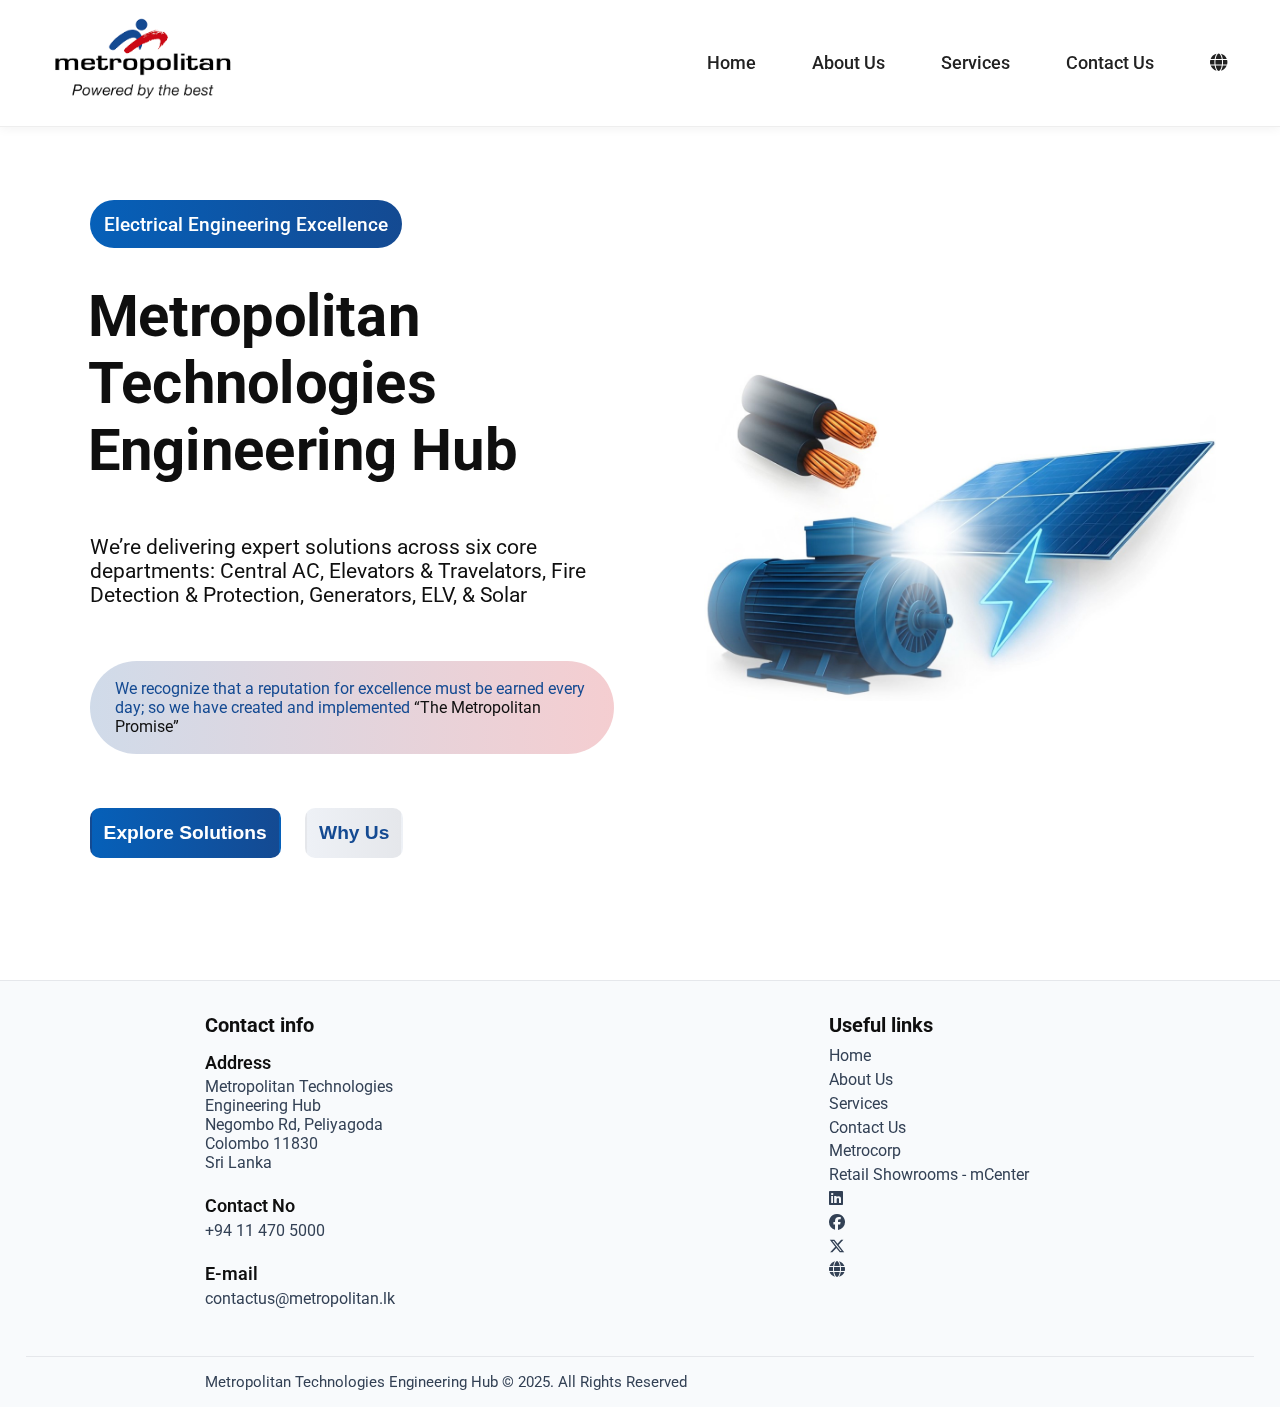
<file: index.html>
<!DOCTYPE html>
<html lang="en">
<head>
    <meta charset="UTF-8">
    <meta name="viewport" content="width=device-width, initial-scale=1.0">
    <title>Metropolitan Technologies</title>
    <link rel="stylesheet" href="./Assets/css/headerFooterStyles.css">
    <link rel="stylesheet" href="./Assets/css/heroStyles.css">
    <script src="https://code.jquery.com/jquery-3.7.1.js" integrity="sha256-eKhayi8LEQwp4NKxN+CfCh+3qOVUtJn3QNZ0TciWLP4=" crossorigin="anonymous"></script>
    <link rel="stylesheet" href="https://cdnjs.cloudflare.com/ajax/libs/font-awesome/6.5.0/css/all.min.css">
    <link rel="icon" href="./Assets/Images/metro-favicon.svg" type="image/svg+xml">
</head>

<body>
    <!-- <header>
        <div class="container">
            <nav>
                <a href="./index.html" class="logo">
                    <div class="logo-img"><img src="./Assets/Images/metrologo.png" alt=""></div>
                </a>
                <div class="nav-links">
                    <a href="./index.html" >Home</a>
                    <a href="./about.html">About Us</a>
                    <a href="./services.html">Services</a>
                    <a href="./contact.html">Contact Us</a>
                    <a href="./contact.html">FAQs</a>
                </div>
            </nav>
        </div>
    </header> -->
    <header>
        <div class="container">
            <nav>
                <!-- Logo -->
                <a href="./index.html" class="logo">
                    <div class="logo-img"><img src="./Assets/Images/metrologo.png" alt="Logo"></div>
                </a>

                <!-- Hamburger Menu -->
                <div class="hamburger">
                    <span></span>
                    <span></span>
                    <span></span>
                </div>

                <!-- Navigation Links -->
                <div class="nav-links">
                    <a href="./index.html">Home</a>
                    <a href="./about.html">About Us</a>
                    <a href="./services.html">Services</a>
                    <a href="./contact.html">Contact Us</a>
                    <a href="https://metropolitan.lk/" target="_blank" aria-label="Website" id="official_site_nav"><i class="fas fa-globe"></i></a>
                    <!-- <a href="./contact.html">FAQs</a> -->
                    <!-- <a href="./contact.html">FAQs</a> -->
                </div>
            </nav>
        </div>
    </header>









<!-- Hero Section Starts -->
    <section id="hero">
        <div class="left-right-divider">
            <div class="lr-section" id="leftHero">
                <p id="miniHeading">Electrical Engineering Excellence</p>
                <h1 id="mainHeading"><span>Metropolitan Technologies</span><span>Engineering Hub</span></h1>
                <p id="subPara"><span>We’re delivering expert solutions across six core departments:</span>
                <span>Central AC, Elevators & Travelators, Fire Detection & Protection, Generators, ELV, & Solar</span></p>
                <p id="ourVision-simple">We recognize that a reputation for excellence must be earned every day;
                so we have created and implemented <span><a href="./about.html">“The Metropolitan Promise”</a></span></p>
                <div id="heroButtonContainer">
                    <a href="./services.html">
                        <button id="explore_btn">Explore Solutions</button>
                    </a>
                    <a href="./about.html#aboutUsPolicy">
                        <button id="whyUs_btn">Why Us</button>
                    </a>
                </div>
            </div>

            <div class="lr-section" id="rightHero">
                <!-- <img src="./Assets/Images/heroVisual3.webp" alt="" id="heroVisual"> -->
                <img src="./Assets/Images/hero-img2-ed.jpg" alt="" id="heroVisual">
            </div>
        </div>
    </section>


<!-- Hero Section Ends -->





















<!-- Footer Starts -->
    <footer>
        <div class="container foot-grid">
            <div class="foot">
                <h4>Contact info</h4>
                <p>
                    <span class="contactTopic">Address</span><br>
                    <a>
                        Metropolitan Technologies Engineering Hub<br/>
                        Negombo Rd, Peliyagoda<br/>
                        Colombo 11830<br/>
                        Sri Lanka<br/><br>
                    </a>
                    <span class="contactTopic">Contact No</span><br>
                    <a href="tel:+94114705000">+94 11 470 5000</a><br>
                    <span class="contactTopic">E-mail</span><br>
                    <a href="mailto:contactus@metropolitan.lk">contactus@metropolitan.lk</a>
                </p>
            </div>

            <div class="foot">
                <h4>Useful links</h4>
                <a href="./index.html">Home</a>
                <a href="./about.html">About Us</a>
                <a href="./services.html">Services</a>
                <a href="./contact.html">Contact Us</a>
                <a href="https://www.metrocorp.net/" target="_blank">Metrocorp</a>
                <a href="https://www.mcentre.lk/" target="_blank">Retail Showrooms - mCenter</a>

                <!-- ✅ Social media icons -->
                <div class="social-links">
                    <a href="https://www.linkedin.com/" target="_blank" aria-label="LinkedIn">
                        <i class="fab fa-linkedin"></i>
                    </a>
                    <a href="https://www.facebook.com/" target="_blank" aria-label="Facebook">
                        <i class="fab fa-facebook"></i>
                    </a>
                    <a href="https://www.tiktok.com/" target="_blank" aria-label="TikTok">
                        <i class="fa-brands fa-x-twitter"></i>
                    </a>
                    <a href="https://metropolitan.lk/" target="_blank" aria-label="Website">
                        <i class="fas fa-globe"></i>
                    </a>
                </div>
            </div>
        </div>

        <div class="container copyright">
            Metropolitan Technologies Engineering Hub © 2025. All Rights Reserved
        </div>
    </footer>

<!-- Footer Ends -->

    <script src="./Assets/js/commonScript.js"></script>


 
</body>
</html>
</file>
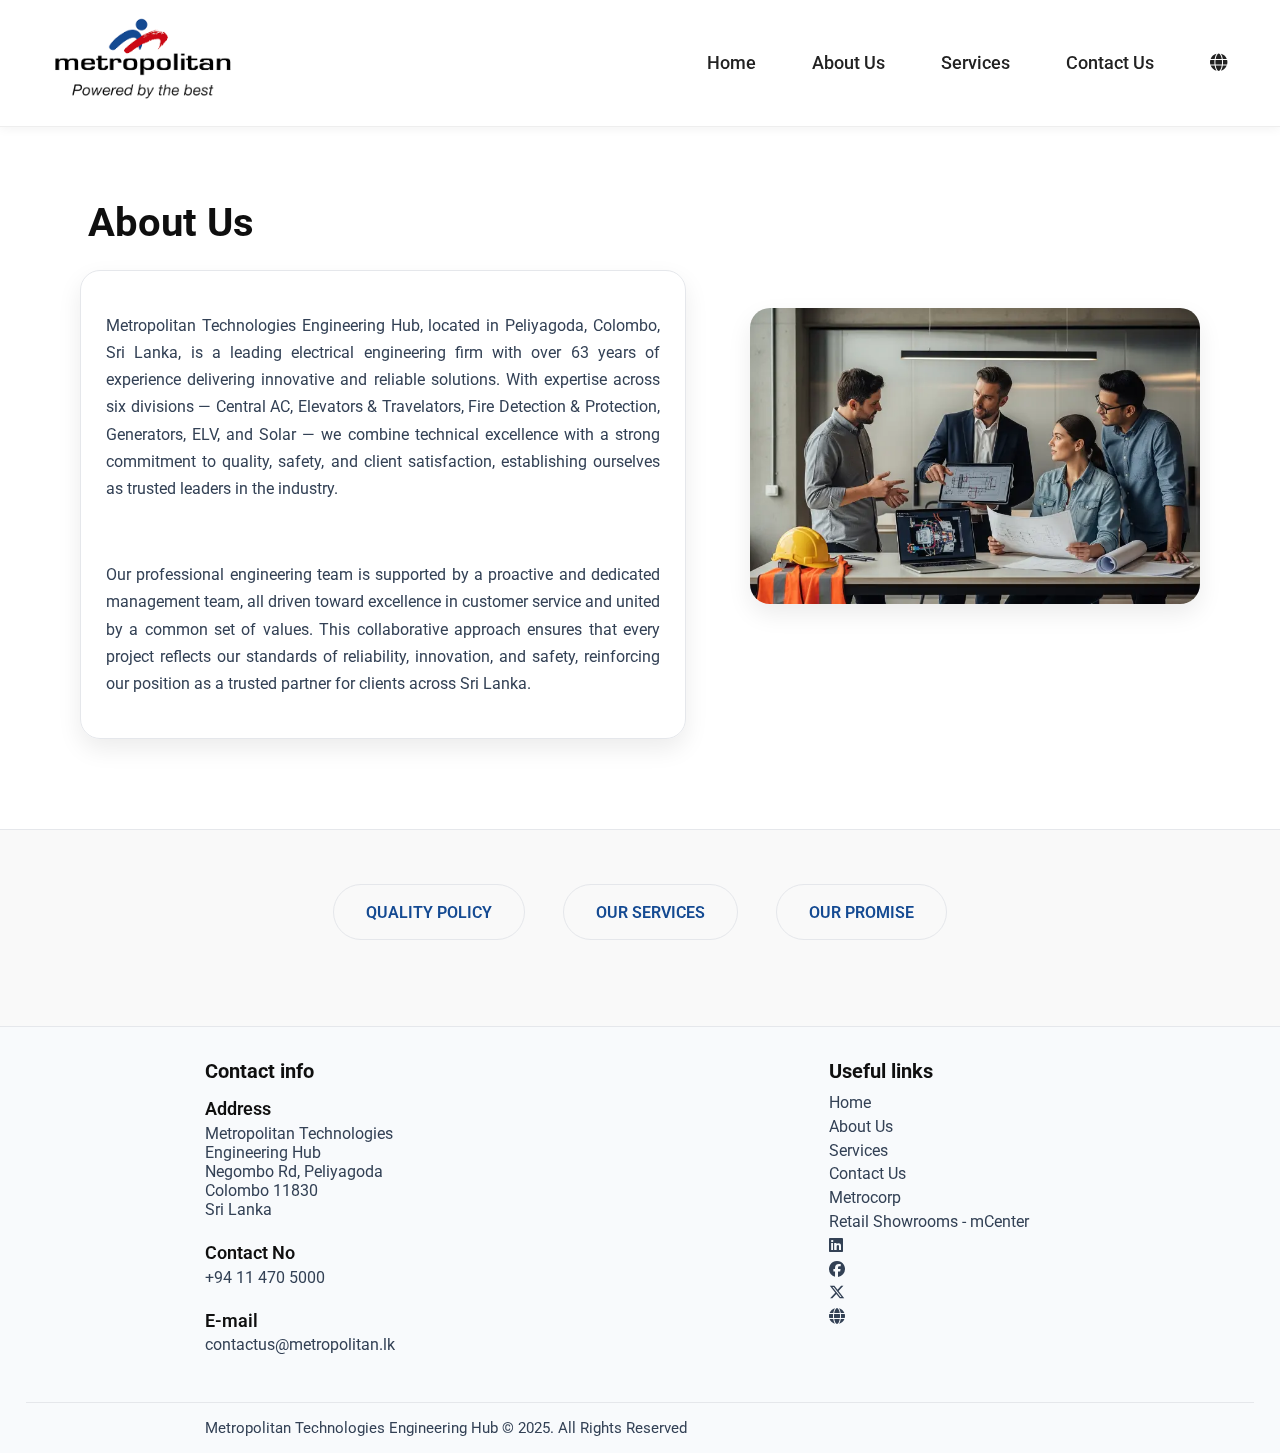
<file: about.html>
<!DOCTYPE html>
<html lang="en">
<head>
    <meta charset="UTF-8">
    <meta name="viewport" content="width=device-width, initial-scale=1.0">
    <title>Metropolitan Technologies</title>
    <link rel="stylesheet" href="./Assets/css/headerFooterStyles.css">
    <link rel="stylesheet" href="./Assets/css/aboutStyles.css">
    <script src="https://code.jquery.com/jquery-3.7.1.js" integrity="sha256-eKhayi8LEQwp4NKxN+CfCh+3qOVUtJn3QNZ0TciWLP4=" crossorigin="anonymous"></script>
    <link rel="stylesheet" href="https://cdnjs.cloudflare.com/ajax/libs/font-awesome/6.5.0/css/all.min.css">
    <link rel="icon" href="./Assets/Images/metro-favicon.svg" type="image/svg+xml">
</head>

<body>
    <header>
        <div class="container">
            <nav>
                <!-- Logo -->
                <a href="./index.html" class="logo">
                    <div class="logo-img"><img src="./Assets/Images/metrologo.png" alt="Logo"></div>
                </a>

                <!-- Hamburger Menu -->
                <div class="hamburger">
                    <span></span>
                    <span></span>
                    <span></span>
                </div>

                <!-- Navigation Links -->
                <div class="nav-links">
                    <a href="./index.html">Home</a>
                    <a href="./about.html">About Us</a>
                    <a href="./services.html">Services</a>
                    <a href="./contact.html">Contact Us</a>
                    <a href="https://metropolitan.lk/" target="_blank" aria-label="Website" id="official_site_nav"><i class="fas fa-globe"></i></a>
                </div>
            </nav>
        </div>
    </header>

    <section class="bodyContentContainer">
        <section id="aboutUsIntro" class="aboutUsSection">
            <div class="aboutContainer" id="about_intro">
                <!-- <h1>About Us</h1> -->
                <div class="left-right-divider">
                    <div class="lr-section" id="left_about_intro">
                        <h1>About Us</h1>
                        <div id="about_intro_para">
                            <p>Metropolitan Technologies Engineering Hub, located in Peliyagoda, Colombo, Sri Lanka, is a leading electrical engineering 
                            firm with over 63 years of experience delivering innovative and reliable solutions. With expertise across six divisions 
                            — Central AC, Elevators & Travelators, Fire Detection & Protection, Generators, ELV, and Solar — 
                            we combine technical excellence with a strong commitment to quality, safety, and client satisfaction, establishing 
                            ourselves as trusted leaders in the industry.</p>
                            <br>
                            <p>Our professional engineering team is supported by a proactive and dedicated management team, all driven toward excellence 
                            in customer service and united by a common set of values. This collaborative approach ensures that every project reflects 
                            our standards of reliability, innovation, and safety, reinforcing our position as a trusted partner for clients across Sri Lanka.</p>
                        </div>
                    </div>
                    <div class="lr-section" id="right_about_visual">
                        <img src="./Assets/Images/aboutVisual1.webp" alt="About Us Visual" id="aboutUsVisual">
                    </div>
                </div>
            </div>
        </section>
        
        <section id="aboutUsPolicy" class="aboutUsSection">
            <div class="aboutContainer" id="about_policy">
                <!--  -->
                <div class="split3Divider">
                    <div id="topicContainer">
                        <div class="topics">
                            <span id="quality_span">QUALITY POLICY</span>
                            <label></label>
                            <span id="service_span">OUR SERVICES</span>
                            <label></label>
                            <span id="promise_span">OUR PROMISE</span>
                        </div>
                    </div>
                  <div id="splitContentContainer">
                    <div id="split1_policy" class="splits">
                        <div class="split_main_topic">
                            <h2>QUALITY POLICY</h2>
                        </div>
                        <div id="policyPoints">
                            <ul class="tick-list">
                                <li><p>Metropolitan, as a team is committed to provide quality products and services in Sri Lanka, which meet or 
                                exceed the requirements and expectations at an affordable price to all clients ensuring stakeholders and 
                                clients satisfaction. This is achieved by monitoring of all processes with the support of valuable suppliers, 
                                sub-contractors and by compliance of National (National & local government legislations) supply chain legislations 
                                ensuring harmony with the employees, stakeholders and the environment.</p></li>
                                <!-- <br> -->
                                <li><p>By encouraging and enabling culture, we promote creativity , innovation and knowledge management to continually 
                                improve process outputs and outcomes. Actively pursue quality improvements through programs that enable each employee 
                                to do their job right the first time and every time.</p></li>
                                <!-- <br> -->
                                <li><p>High quality is an integrated part Metropolitan's management System. Our Quality Management System documents the 
                                coordination of processes within our Organisation.</p></li>
                                <!-- <br> -->
                                <li><p>We always focus on our clients and the corporation between our customers, clients, suppliers, stakeholders 
                                (Both internal and External) and employees.</p></li>
                                <!-- <br> -->
                                <li><p>We are always committed to continual improvement of the Quality Management System of Metropolitan Technologies (Pvt) Ltd.</p></li>
                            </ul>
                        </div>
                    </div>
                    <div id="split2_services" class="splits">
                        <div class="split_main_topic">
                            <h2>OUR SERVICES</h2>
                        </div>
                        <div id="servicePoints">
                            <ul class="tick-list">
                                <li><h3>Expert Support</h3></li>
                                <p>All our engineering and technical staff are trained by our global principals to take care of your machines and provide state of the 
                                    art solutions. Our technical crew includes qualified BSc engineers and technical certificate holders as well as long experience staff 
                                    proficient in every category of our product range.</p>
                                    <br>
                                <li><h3>Speedy Response</h3></li>
                                <p>We maintain the speediest response time in service interruption for Colombo and Colombo suburbs ensuring least interruption to your 
                                    business. With our dedicated call centre and mobile service units, Metropolitan ensures that our valued customers never have to wait.</p>
                                    <br>
                                <li><h3>24X7 Call Center</h3></li>
                                <p>We provide technical support around the clock through our 24 hour call center. Trained to attend your need, the call center will make sure 
                                    that whatever the requirement is support is on its way.</p>
                                    <br>
                                <li><h3>E-Maintenance</h3></li>
                                <p>With our advanced E-maintenance service, we provide automated service and breakdown alerts that prevent delays due to consumables running 
                                    out or machine failures.</p>
                                    <br>
                                <li><h3>Stand-by Machines</h3></li>
                                <p>With the option to collect a stand by machine, we ensure our clients business runs smoothly. A stand by machine is offered to customers 
                                    who opt for the service in case major breakdown ensuring smooth workflow </p>
                            </ul>
                            <div id="viewMoreServices_btn">
                                <a href="./services.html"><button>View our Services</button></a>
                            </div>
                        </div>
                    </div>
                    <div id="split3_promise" class="splits">
                        <div class="split_main_topic">
                            <div>
                                <img src="./Assets/Images/metrologo.png" alt="">
                            </div>
                            <!-- <h2>The Metropolitan Promise</h2> -->
                        </div>
                        <div id="promisePoints">
                            <h2>The Metropolitan Promise</h2>
                            <p>At Metropolitan, our first priority is to deliver the highest quality products backed with measurable service levels to our clients. Whether you 
                                choose to simply purchase a computer or integrate your business communications, we are committed to making your experience with us the best it 
                                can be. We recognize that a reputation for excellence must be earned every day; so, we have created and implemented “The Metropolitan Promise”</p>
                            <div id="left_right_split">
                                <div class="lrSplit" id="promiseLeft">
                                    <ol>
                                        <li class="promise_ol">We will be accessible and responsive.</li>
                                        <ul type="disc">
                                            <li><p>When you telephone, each staff member will identify him/herself to you.</p></li>
                                            <li><p>We will assure that you will speak to a person who will greet you in a courteous manner and assist you in reaching the person you are calling. If that person is unavailable, we will ask if someone else can assist you.</p></li>
                                            <li><p>We will return your phone calls in 24 hours. If the person you called is unavailable, we will ensure that your query is dealt with by a senior person.</p></li>
                                            <li><p>We will review and respond to your e-mail in 24 hours.</p></li>
                                            <li><p>Once you make your initial contact with us, thedesignated person you dealt with, will continue to guide and help you from providing knowledge to ensuring delivery and service levels are met.</p></li>
                                            <li><p>Our executives will give you their necessary contact information so you can reach them easily.</p></li>
                                        </ul>
                                        <br>
                                        <li class="promise_ol">We will keep you informed.</li>
                                        <ul type="disc">
                                            <li><p>We will provide you with solutions through imparting knowledge on the various options you have and not sell you a product that we feel is not relevant to you.</p></li>
                                            <li><p>We will provide you with the right response at the right time. If we cannot meet your deadline, we will contact you and discuss it with you in advance of the original deadline.</p></li>
                                            <li><p>We will keep you up to date as the products and markets change and new technology, solutions and opportunities arise.</p></li>
                                        </ul>
                                        <br>
                                        <li class="promise_ol">We will know and understand your business.</li>
                                        <ul type="disc">
                                            <li><p>We will invest whatever time is necessary, at our expense, to learn your business.</p></li>
                                        </ul>
                                    </ol>
                                </div>
                                <div class="lrSplit" id="promiseRight">
                                    <ol id="noneOl">
                                        <li>
                                            <ul type="disc">
                                                <li><p>We will listen to your goals and objectives and strive to anticipate your needs.</p></li>
                                                <li><p>We will create solutions that serve your needs and meet your goals.</p></li>
                                                <li><p>We will operate within your time frames and meet your deadlines.</p></li>
                                            </ul>
                                        </li>
                                    </ol>
                                    <br>
                                    <ol start="4">
                                        <li class="promise_ol">We will be mindful of your budget.</li>
                                        <ul type="disc">
                                            <li><p>We will provide you with the best product and service that gives you the best value by combining the right mix of services and backed with strong expertise and experience.</p></li>
                                            <li><p>We will work with you on a corporate payment structure and plan your expansions, budgets and expenditure together.</p></li>
                                        </ul>
                                        <br>
                                        <li class="promise_ol">We will provide excellent corporate client service.</li>
                                        <ul type="disc">
                                            <li><p>We will respond to your service needs in 24 hours.</p></li>
                                            <li><p>Everyone at Metropolitan, from our most junior executive to our most senior director, is committed to delivering you the very best in corporate service and value.</p></li>
                                            <li><p>We will continue to train everyone in our team to deliver excellent, timely service.</p></li>
                                            <li><p>We will address immediately any client service issues that may arise.</p></li>
                                            <li><p>We will provide genuine and guaranteed consumables recommended by our principals.</p></li>
                                            <li><p>We will provide original spares for your products from Metropolitan.</p></li>
                                            <li><p>We will continue to provide Engineers who are trained by the principals.</p></li>
                                        </ul>
                                    </ol>
                                </div>
                            </div>
                        </div>
                    </div>

                  </div>
                </div>
            </div>
        </section>
    </section>
    
    














    

<!-- Footer Starts -->
    <footer>
        <div class="container foot-grid">
            <div class="foot">
                <h4>Contact info</h4>
                <p><span class="contactTopic">Address</span><br>
                    <a>
                        Metropolitan Technologies Engineering Hub<br/>
                        Negombo Rd, Peliyagoda<br/>
                        Colombo 11830<br/>
                        Sri Lanka<br/><br>
                    </a>
                <span class="contactTopic">Contact No</span><br>
                <a href="tel:+94114705000">+94 11 470 5000</a><br>
                <span class="contactTopic" id="openMail">E-mail</span><br>
                <a href="mailto:contactus@metropolitan.lk">contactus@metropolitan.lk</a></p>
            </div>
            <div class="foot">
                <h4>Useful links</h4>
                <a href="./index.html">Home</a>
                <a href="./about.html">About Us</a>
                <a href="./services.html">Services</a>
                <a href="./contact.html">Contact Us</a>
                <a href="https://www.metrocorp.net/" target="_blank">Metrocorp</a>
                <a href="https://www.mcentre.lk/" target="_blank">Retail Showrooms - mCenter</a>

                <!-- ✅ Social media icons -->
                <div class="social-links">
                    <a href="https://www.linkedin.com/" target="_blank" aria-label="LinkedIn">
                        <i class="fab fa-linkedin"></i>
                    </a>
                    <a href="https://www.facebook.com/" target="_blank" aria-label="Facebook">
                        <i class="fab fa-facebook"></i>
                    </a>
                    <a href="https://www.tiktok.com/" target="_blank" aria-label="TikTok">
                        <i class="fa-brands fa-x-twitter"></i>
                    </a>
                    <a href="https://metropolitan.lk/" target="_blank" aria-label="Website">
                        <i class="fas fa-globe"></i>
                    </a>
                </div>
            </div>
        </div>

        <div class="container copyright">Metropolitan Technologies Engineering Hub © 2025. All Rights Reserved</div>
    </footer>
<!-- Footer Ends -->

    <script src="./Assets/js/commonScript.js"></script>
    <script src="./Assets/js/aboutScript.js"></script>
 
</body>
</html>
</file>
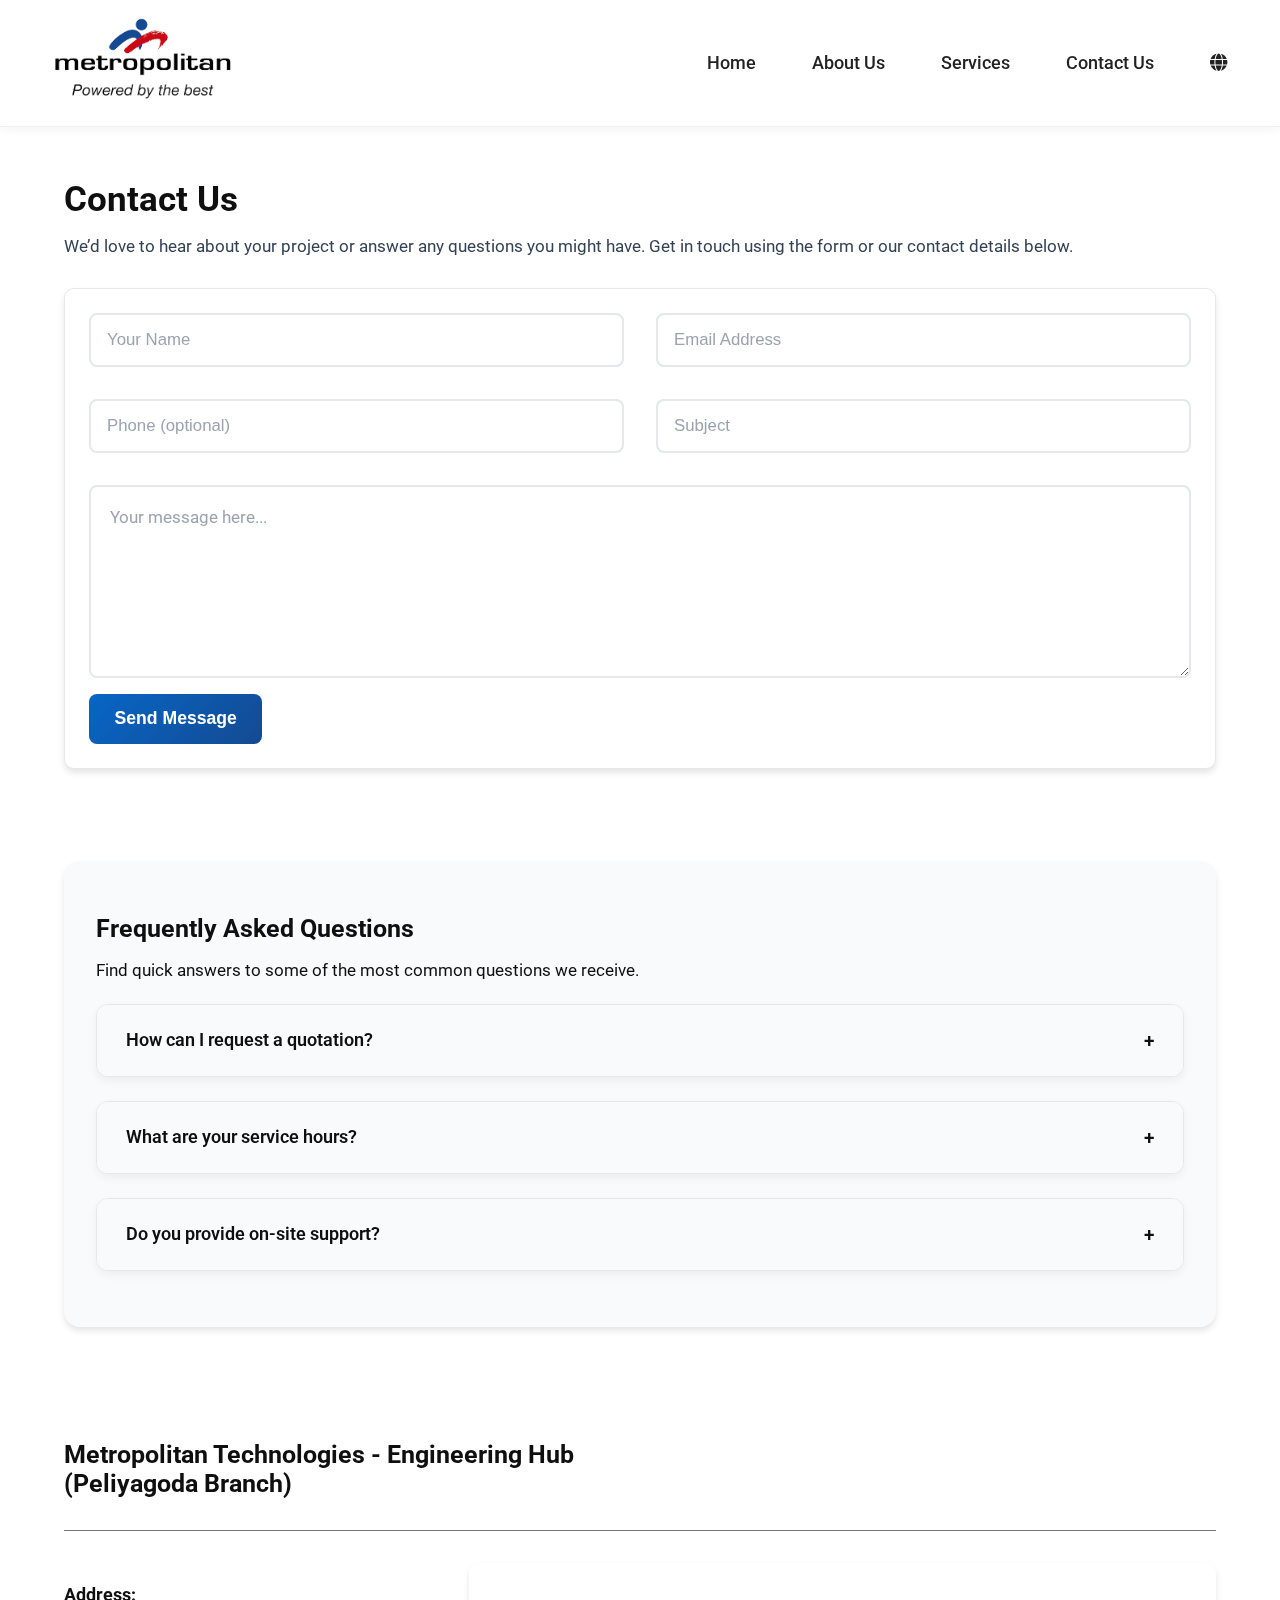
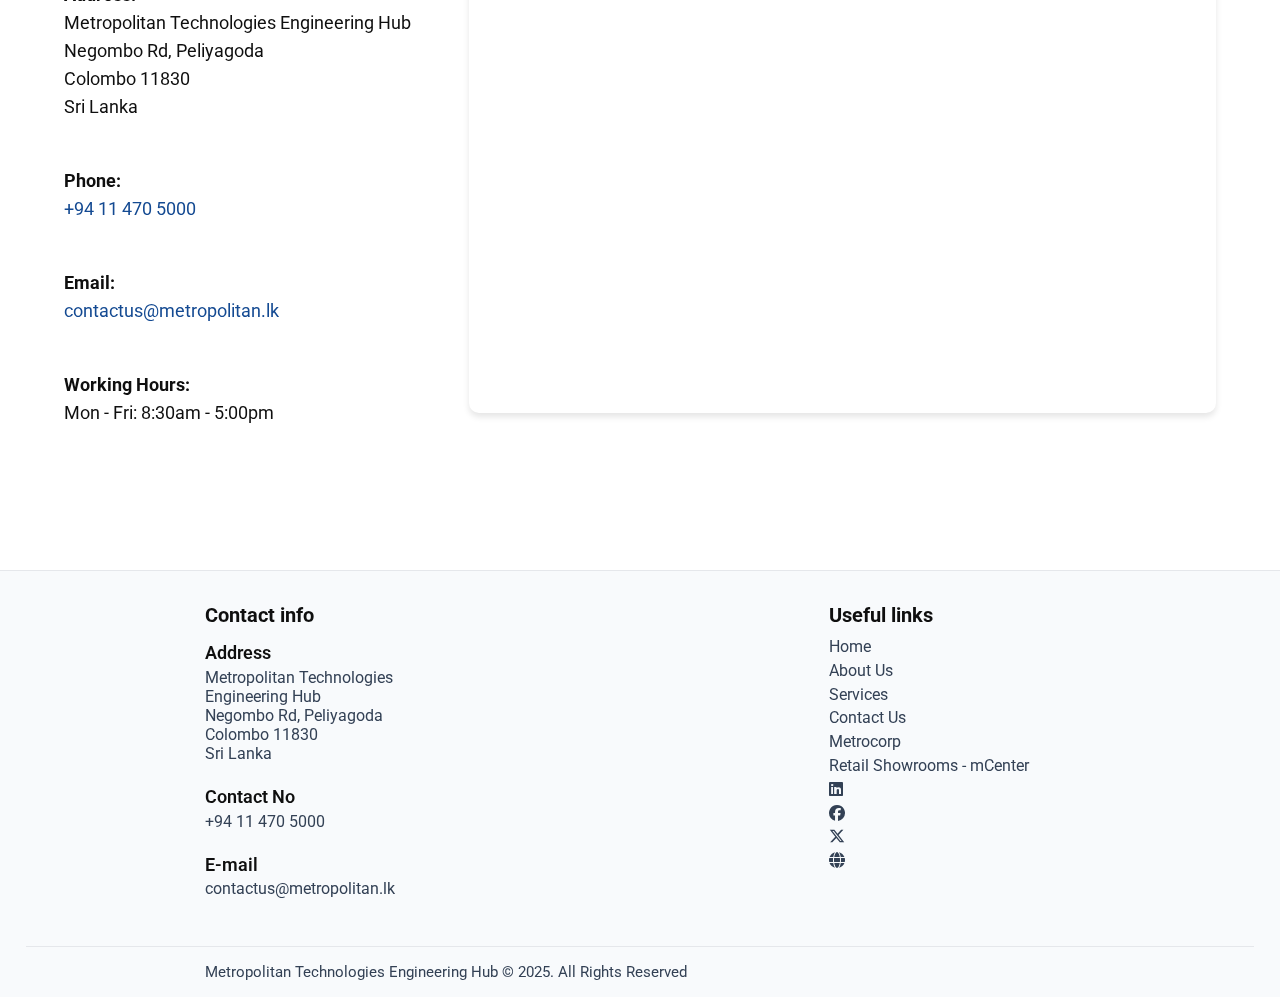
<file: contact.html>
<!DOCTYPE html>
<html lang="en">
<head>
    <meta charset="UTF-8">
    <meta name="viewport" content="width=device-width, initial-scale=1.0">
    <title>Metropolitan Technologies</title>
    <link rel="stylesheet" href="./Assets/css/headerFooterStyles.css">
    <link rel="stylesheet" href="./Assets/css/contactStyles.css">
    <script src="https://code.jquery.com/jquery-3.7.1.js" integrity="sha256-eKhayi8LEQwp4NKxN+CfCh+3qOVUtJn3QNZ0TciWLP4=" crossorigin="anonymous"></script>
    <link rel="stylesheet" href="https://cdnjs.cloudflare.com/ajax/libs/font-awesome/6.5.0/css/all.min.css">
    <link rel="icon" href="./Assets/Images/metro-favicon.svg" type="image/svg+xml">
</head>

<body>
    <header>
        <div class="container">
            <nav>
                <!-- Logo -->
                <a href="./index.html" class="logo">
                    <div class="logo-img"><img src="./Assets/Images/metrologo.png" alt="Logo"></div>
                </a>

                <!-- Hamburger Menu -->
                <div class="hamburger">
                    <span></span>
                    <span></span>
                    <span></span>
                </div>

                <!-- Navigation Links -->
                <div class="nav-links">
                    <a href="./index.html">Home</a>
                    <a href="./about.html">About Us</a>
                    <a href="./services.html">Services</a>
                    <a href="./contact.html">Contact Us</a>
                    <a href="https://metropolitan.lk/" target="_blank" aria-label="Website" id="official_site_nav"><i class="fas fa-globe"></i></a>
                </div>
            </nav>
        </div>
    </header>


    <section class="bodyContentContainer"> 
        <section class="contactContainer">
            <h1>Contact Us</h1>
            <p class="lead">We’d love to hear about your project or answer any questions you might have. Get in touch using the form or our contact details below.</p>
            <div class="lr-split-container">
                <div class="lr-split">
                    <!-- <div id="contactFormContainer">
                        <form id="contact-form">
                            <div class="row">
                                <input type="text" name="name" placeholder="Your Name" required />
                                <input type="email" name="email" placeholder="Email Address" required />
                            </div>
                            <div class="row">
                                <input type="tel" name="phone" placeholder="Phone (optional)" />
                                <input type="text" name="subject" placeholder="Subject" />
                            </div>
                            <div id="textareaContainer">
                                <textarea name="message" placeholder="Your message here..." required></textarea>
                            </div>
                            <div id="submitContainer">
                                <button type="submit" id="submit_btn">Send Message</button>
                                <span id="we_will_reach_msg">We’ll get back to you shortly.</span>
                            </div>
                        </form>
                    </div> -->
                    <div id="contactFormContainer">
                        <form id="contact-form" method="POST">
                            <div class="row">
                                <input type="text" name="name" placeholder="Your Name" required />
                                <input type="email" name="email" placeholder="Email Address" required />
                            </div>
                            <div class="row">
                                <input type="tel" name="phone" placeholder="Phone (optional)" />
                                <input type="text" name="subject" placeholder="Subject" />
                            </div>
                            <div id="textareaContainer">
                                <textarea name="message" placeholder="Your message here..." required></textarea>
                            </div>

                            <!-- reCAPTCHA -->
                            <div class="g-recaptcha" data-sitekey="YOUR_RECAPTCHA_SITE_KEY"></div>

                            <div id="submitContainer">
                                <button type="submit" id="submit_btn">Send Message</button>
                                <span id="we_will_reach_msg" style="display:none;">We’ll get back to you shortly.</span>
                            </div>
                        </form>
                    </div>
                </div>

                <div class="highlight_box">
                    <section class="faq-section container" id="faqMainSection">
                        <h2>Frequently Asked Questions</h2>
                        <p class="faq-lead">Find quick answers to some of the most common questions we receive.</p>
    
                        <div class="faq-accordion">
                            <div class="faq-item" id="faq1">
                                <div class="faq-question">
                                    How can I request a quotation? <span class="faq-icon">+</span>
                                </div>
                                <div class="faq-answer">
                                    <p>You can request a quotation by filling out the contact form above or calling us directly. Our team will get back to you within 24 hours.</p>
                                </div>
                            </div>
    
                            <div class="faq-item" id="faq2">
                                <div class="faq-question">
                                    What are your service hours? <span class="faq-icon">+</span>
                                </div>
                                <div class="faq-answer">
                                    <p>Our service team is available from Monday to Friday, 8:30 AM to 5:30 PM. Emergency services are also available on weekends.</p>
                                </div>
                            </div>
    
                            <div class="faq-item" id="faq3">
                                <div class="faq-question">
                                    Do you provide on-site support? <span class="faq-icon">+</span>
                                </div>
                                <div class="faq-answer">
                                    <p>Yes, our technicians provide on-site support for all Central AC systems, ensuring minimal downtime and quick troubleshooting.</p>
                                </div>
                            </div>
                        </div>
                    </section>
                </div>


                
                <div class="lr-split">
                    <div class="contact-info">
                        <h2>Metropolitan Technologies - Engineering Hub<br>(Peliyagoda Branch)</h2>
                        <div id="hrDiv"></div>
                        <div id="addressContent">
                            <div id="addressInfo">
                                <p><b>Address:</b><br>
                                Metropolitan Technologies Engineering Hub<br/>
                                Negombo Rd, Peliyagoda<br/>
                                Colombo 11830<br/>
                                Sri Lanka<br/><br></p>
                                <p><b>Phone:</b><br><a href="tel:+94114705000">+94 11 470 5000</a><br><br></p>
                                <p><b>Email:</b><br><a href="mailto:contactus@metropolitan.lk">contactus@metropolitan.lk</a><br><br></p>
                                <p><b>Working Hours:</b><br>Mon - Fri: 8:30am - 5:00pm<br><br></p>
                            </div>
                            <div id="addressMap" class="mapouter" style="position:relative; text-align:right; width:100%; height:450px;">
                                <div class="gmap_canvas" style="overflow:hidden; background:none!important; width:100%; height:450px;">
                                    <iframe width="500px" height="450px" style="border:0;" allowfullscreen="" loading="lazy" referrerpolicy="no-referrer-when-downgrade" src="https://www.google.com/maps/embed/v1/place?q=Engineering%20Hub%20%2C%20Peliyagoda%2C%20Peliyagoda%2C%20Colombo%2011830&key=AIzaSyBFw0Qbyq9zTFTd-tUY6dZWTgaQzuU17R8"></iframe>
                                </div>
                                <a href="https://norsumediagroup.com/embed-google-map-website-free" target="_blank" rel="noopener noreferrer" class="gme-generated-link">Embed Map on Website for Free</a>
                            </div>
                        </div>
                        <!-- <img src="https://images.unsplash.com/photo-1469474968028-56623f02e42e?q=80&w=1400&auto=format&fit=crop" alt="Office" style="border-radius:12px; margin-top:1rem; width:100%; height:auto; object-fit:cover"/> -->
                    </div>
                </div>
            </div>
            
        </section>
    </section>











    

<!-- Footer Starts -->
    <footer>
        <div class="container foot-grid">
            <div class="foot">
                <h4>Contact info</h4>
                <p><span class="contactTopic">Address</span><br>
                    <a>
                        Metropolitan Technologies Engineering Hub<br/>
                        Negombo Rd, Peliyagoda<br/>
                        Colombo 11830<br/>
                        Sri Lanka<br/><br>
                    </a>
                <span class="contactTopic">Contact No</span><br>
                <a href="tel:+94114705000">+94 11 470 5000</a><br>
                <span class="contactTopic" id="openMail">E-mail</span><br>
                <a href="mailto:contactus@metropolitan.lk">contactus@metropolitan.lk</a></p>
            </div>
            <div class="foot">
                <h4>Useful links</h4>
                <a href="./index.html">Home</a>
                <a href="./about.html">About Us</a>
                <a href="./services.html">Services</a>
                <a href="./contact.html">Contact Us</a>
                <a href="https://www.metrocorp.net/" target="_blank">Metrocorp</a>
                <a href="https://www.mcentre.lk/" target="_blank">Retail Showrooms - mCenter</a>

                <!-- ✅ Social media icons -->
                <div class="social-links">
                    <a href="https://www.linkedin.com/" target="_blank" aria-label="LinkedIn">
                        <i class="fab fa-linkedin"></i>
                    </a>
                    <a href="https://www.facebook.com/" target="_blank" aria-label="Facebook">
                        <i class="fab fa-facebook"></i>
                    </a>
                    <a href="https://www.tiktok.com/" target="_blank" aria-label="TikTok">
                        <i class="fa-brands fa-x-twitter"></i>
                    </a>
                    <a href="https://metropolitan.lk/" target="_blank" aria-label="Website">
                        <i class="fas fa-globe"></i>
                    </a>
                </div>
            </div>
        </div>
        
        <div class="container copyright">Metropolitan Technologies Engineering Hub © 2025. All Rights Reserved</div>
    </footer>
<!-- Footer Ends -->

    <script src="./Assets/js/commonScript.js"></script>
    <script src="./Assets/js/contactScript.js"></script>
    <!-- Include reCAPTCHA script -->
    <script src="https://www.google.com/recaptcha/api.js" async defer></script>
    
</body>
</html>
</file>
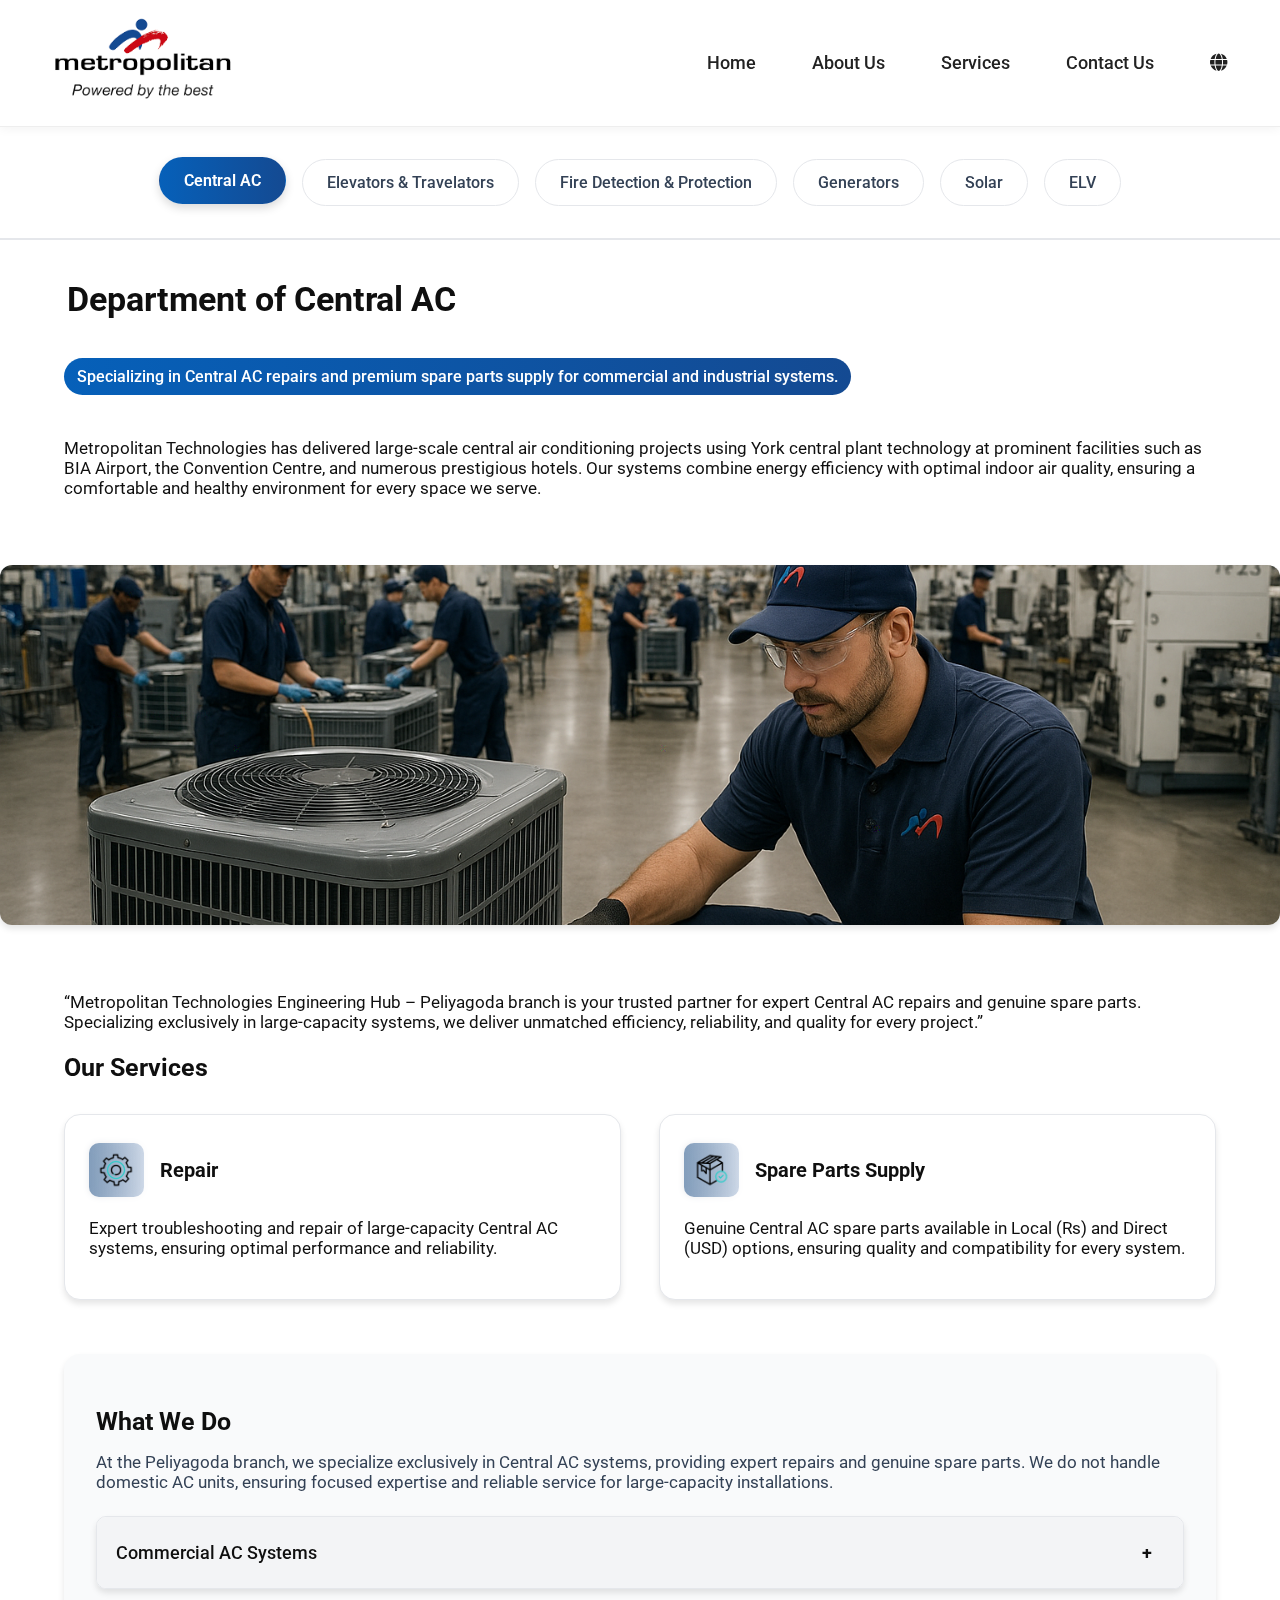
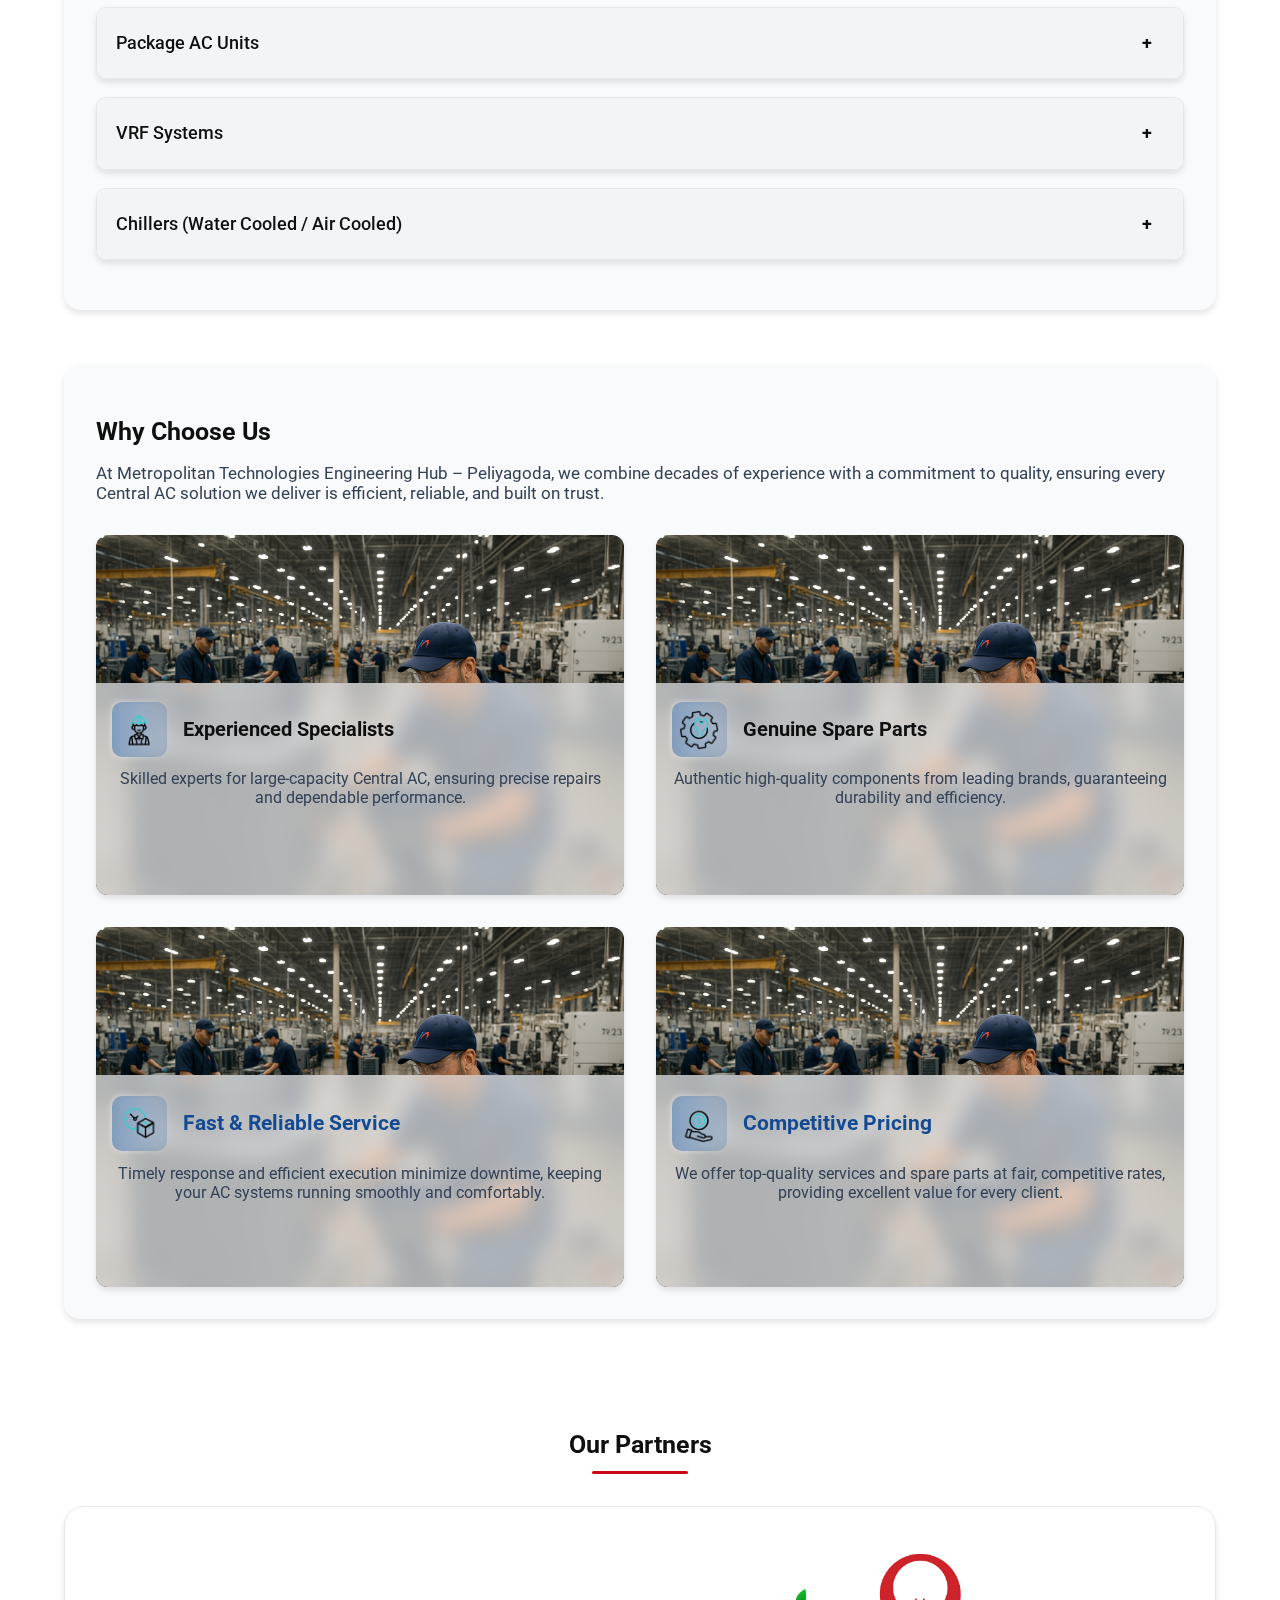
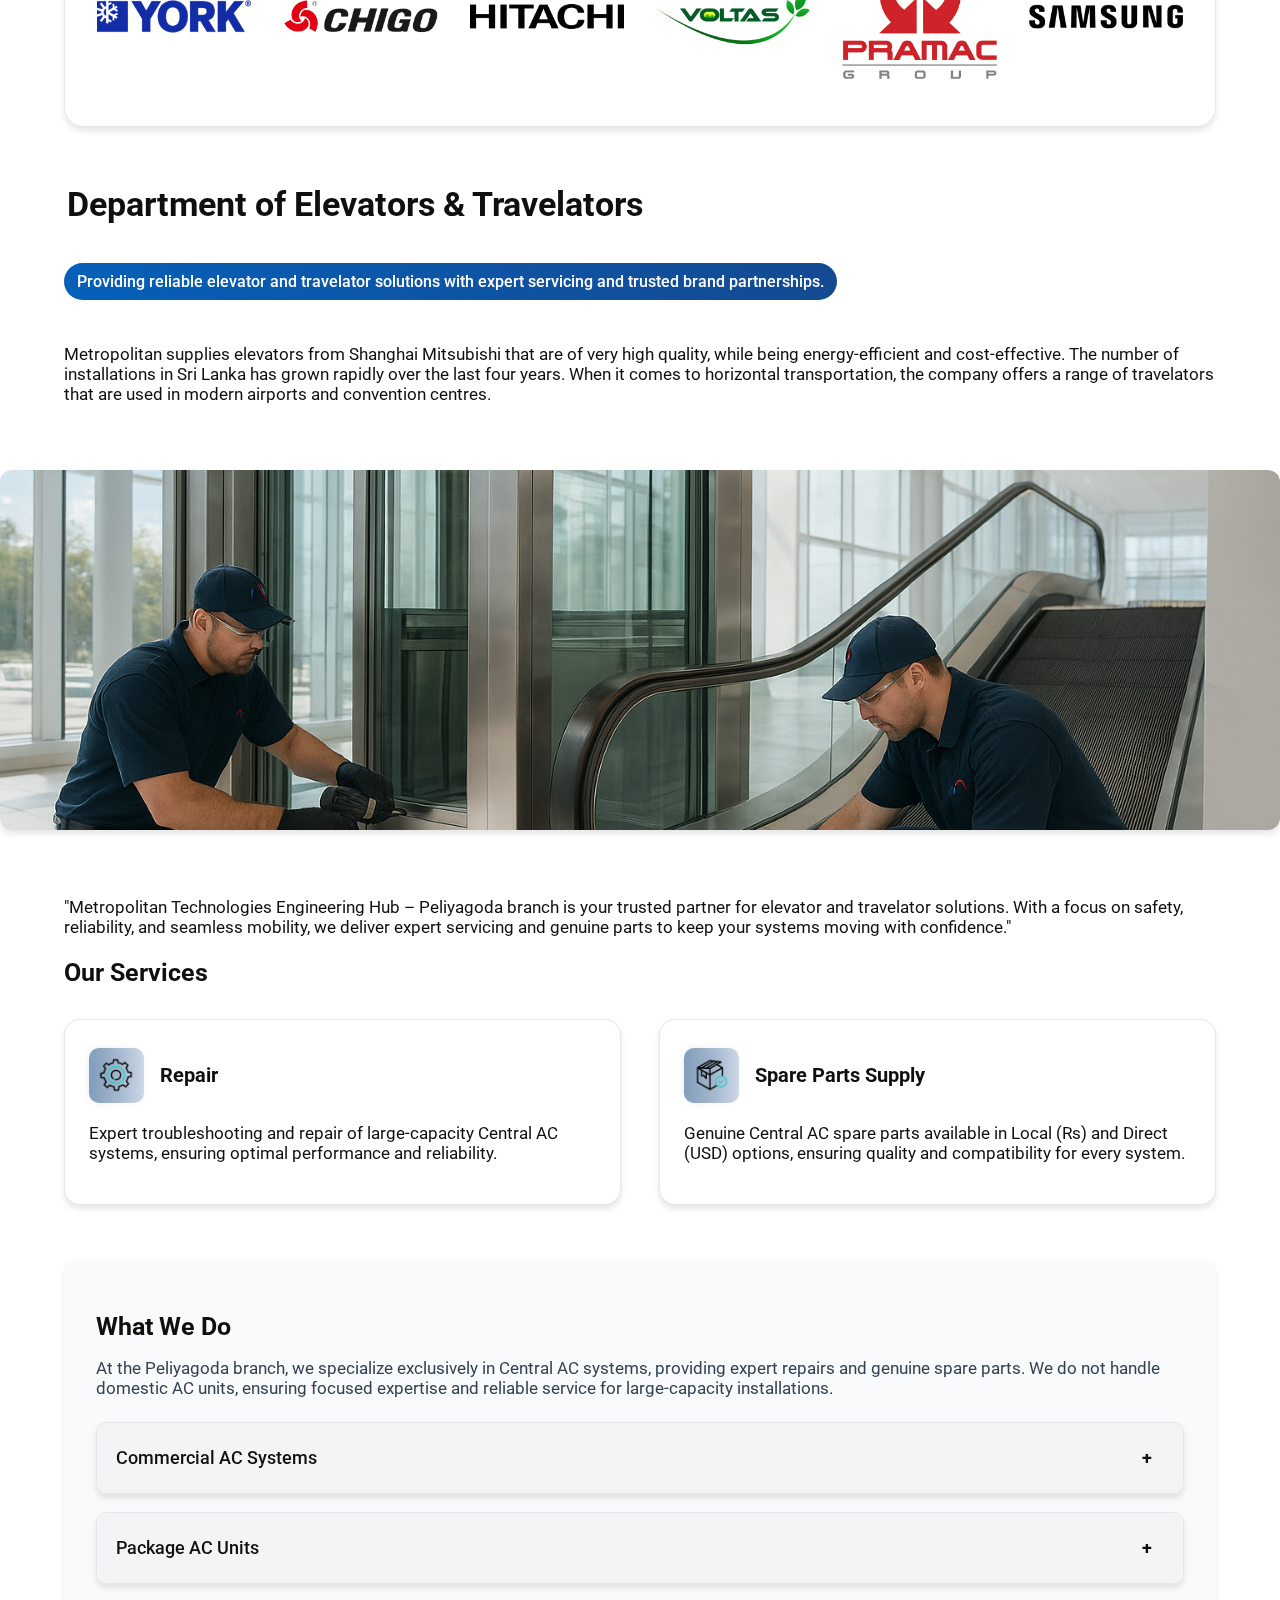
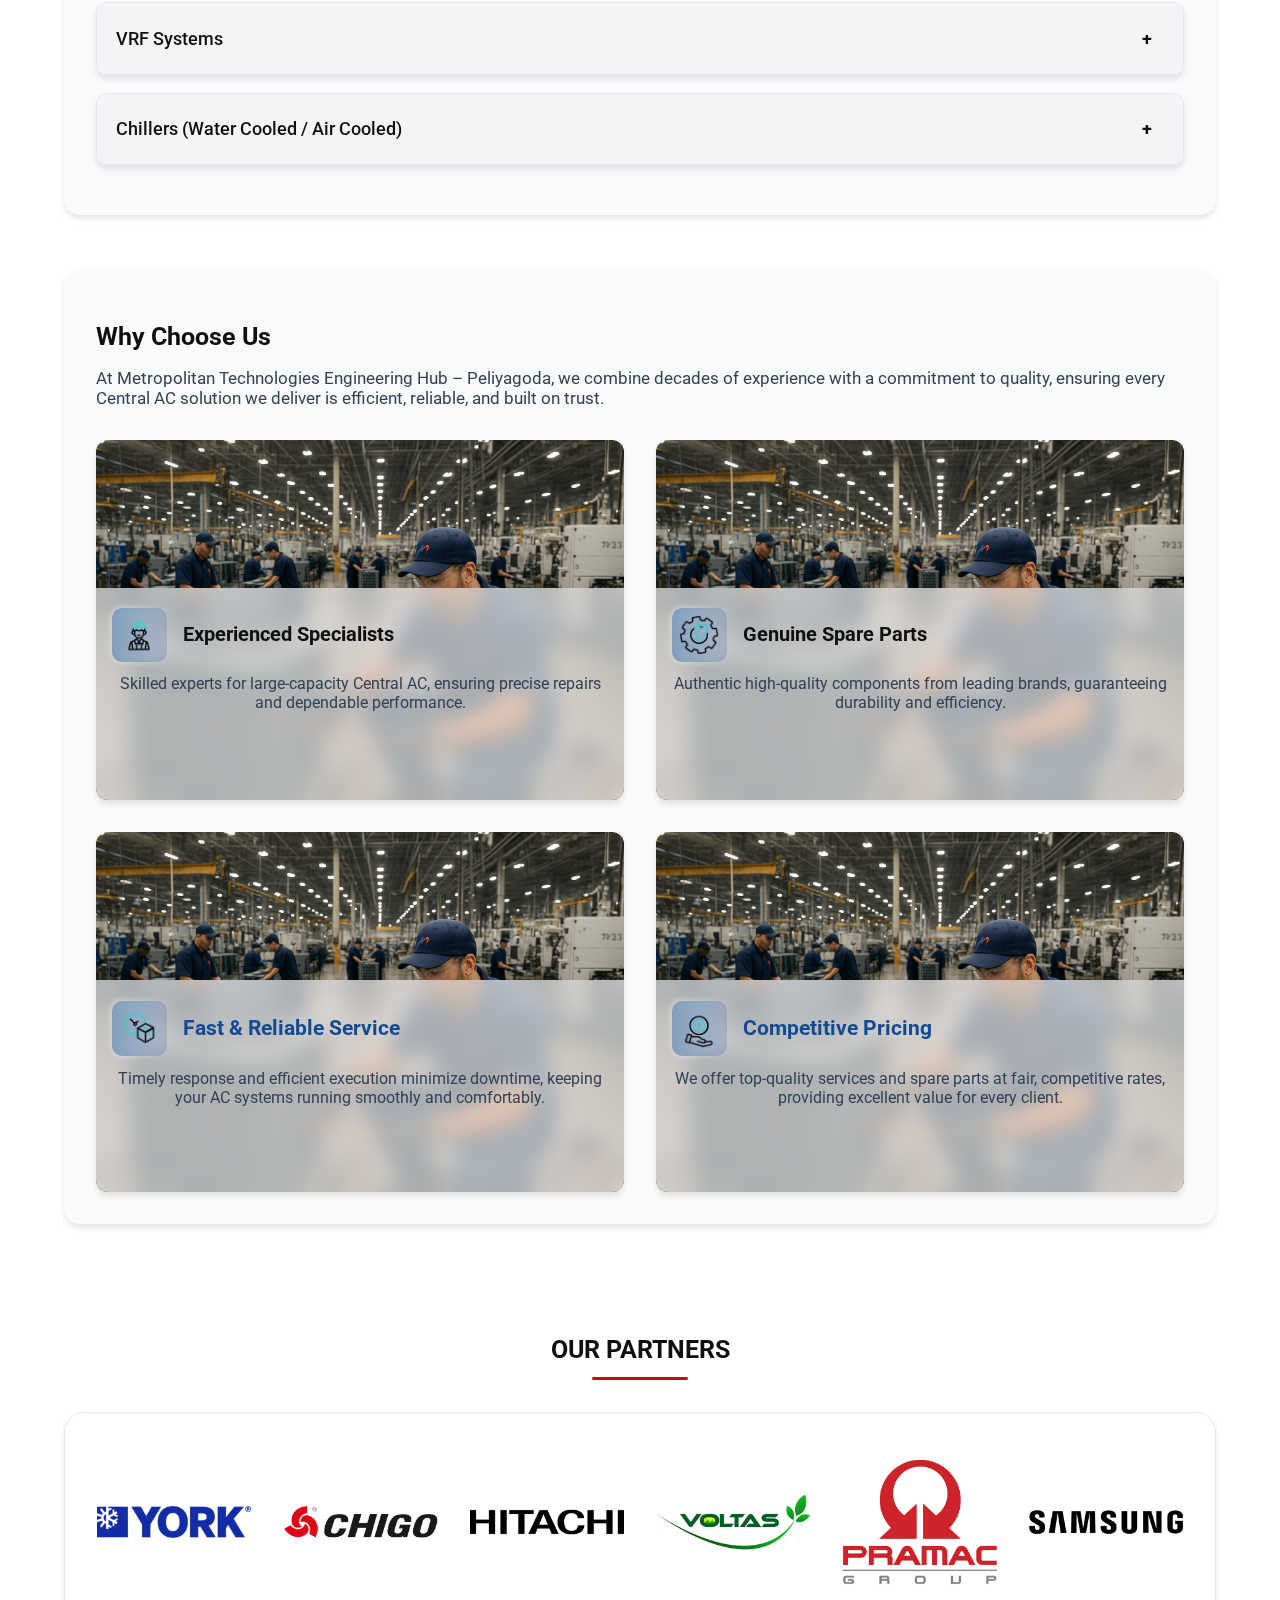
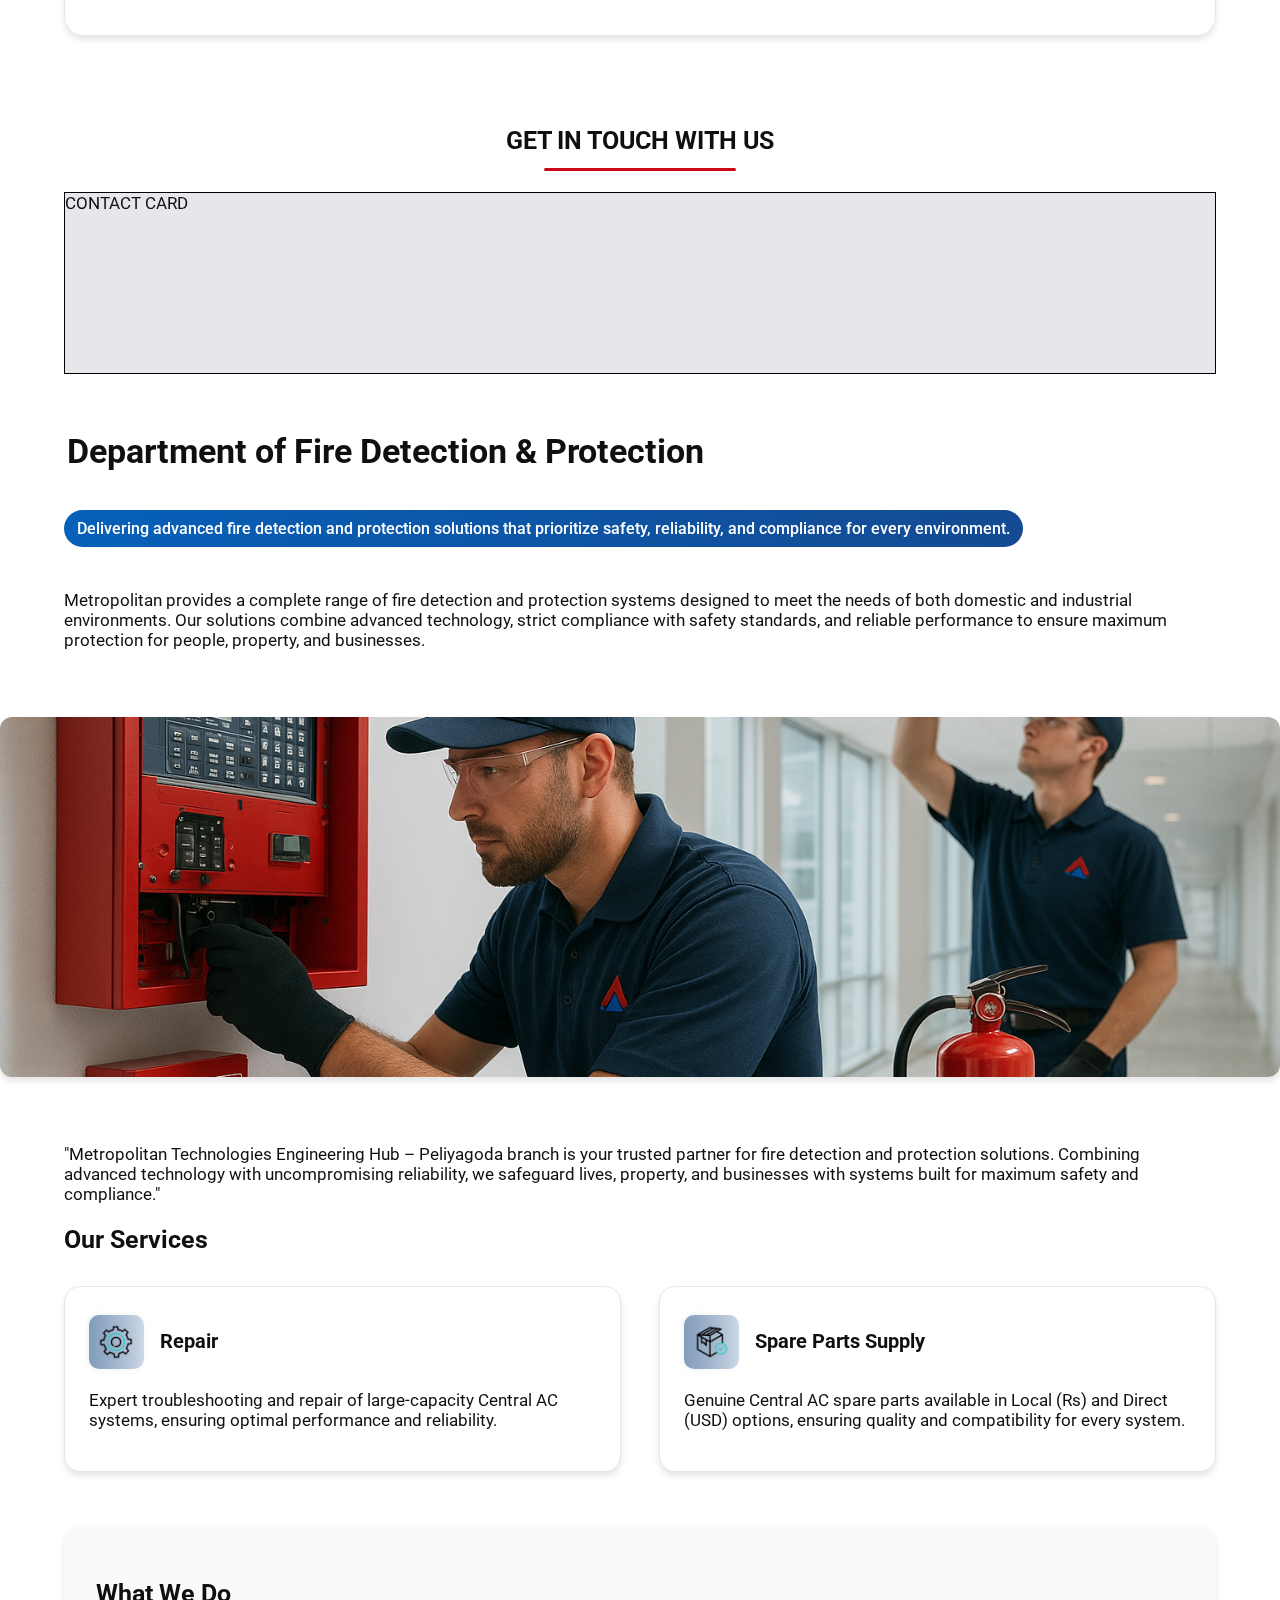
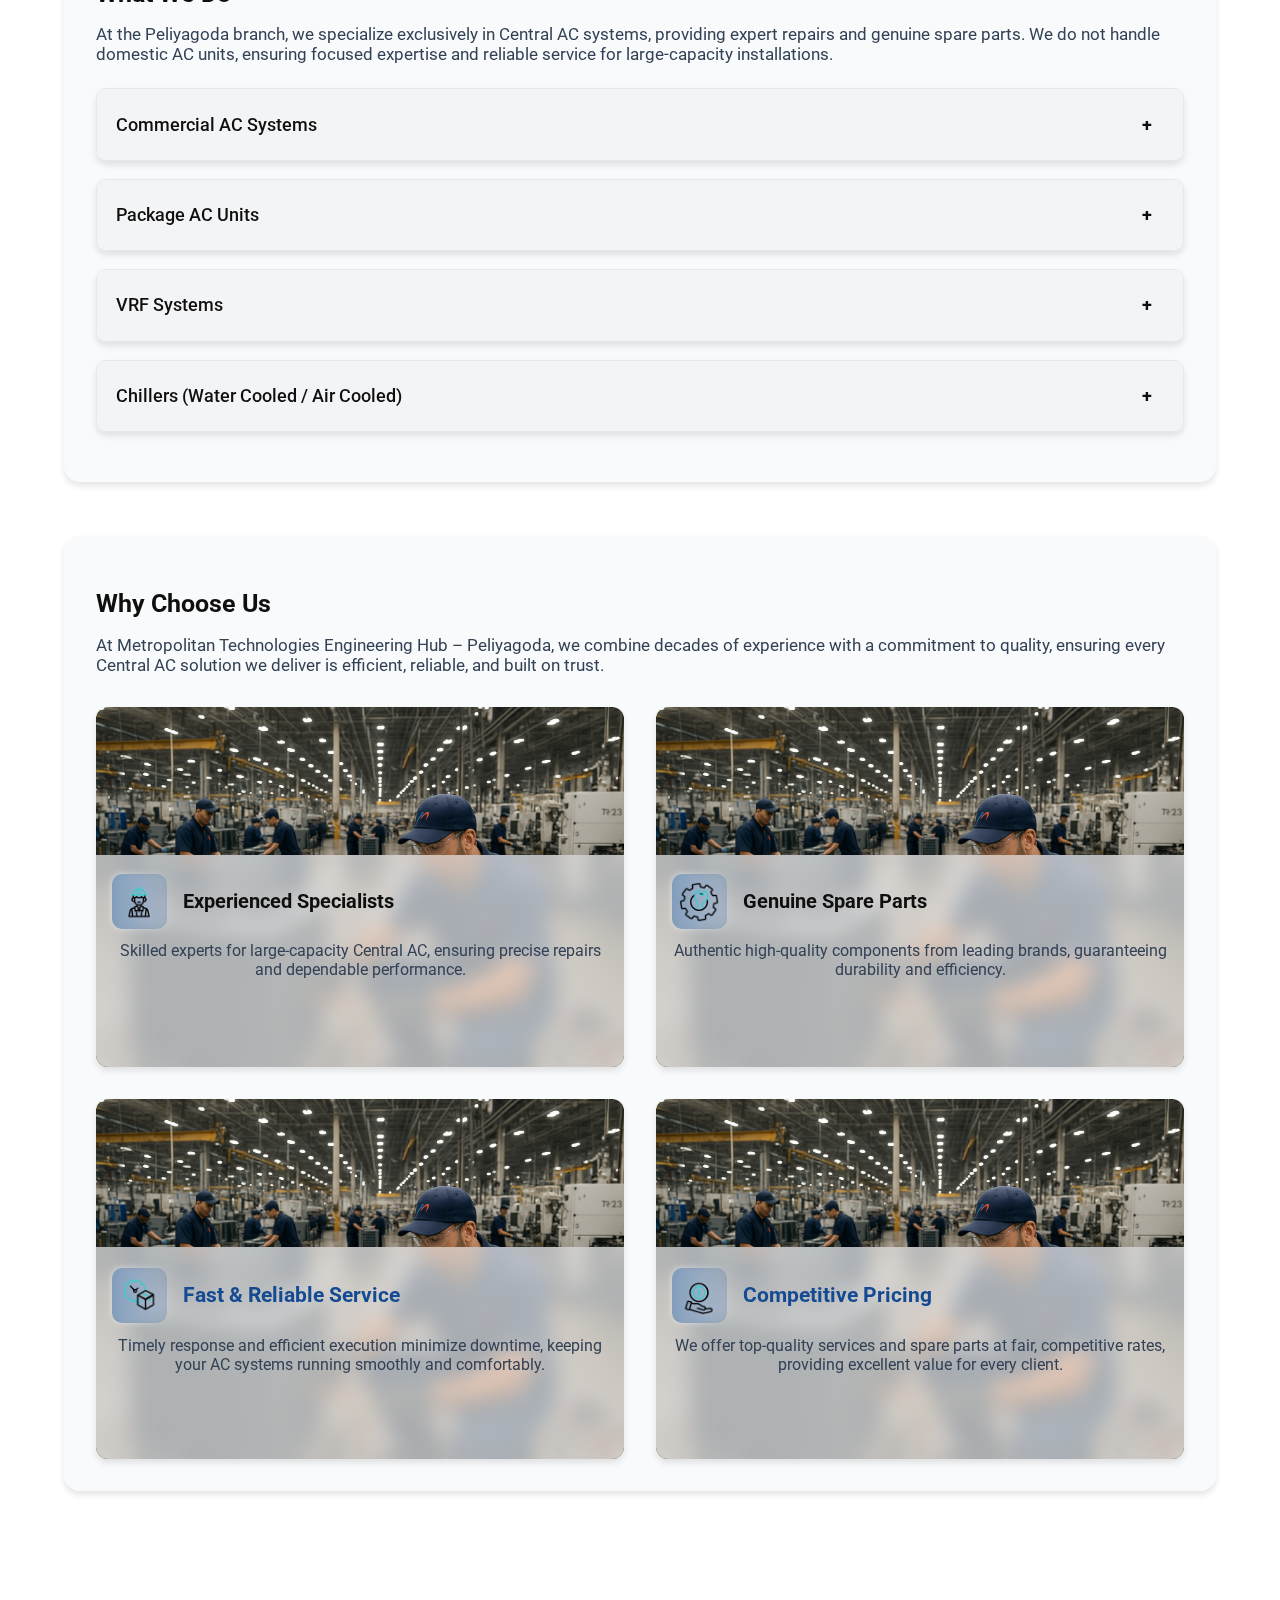
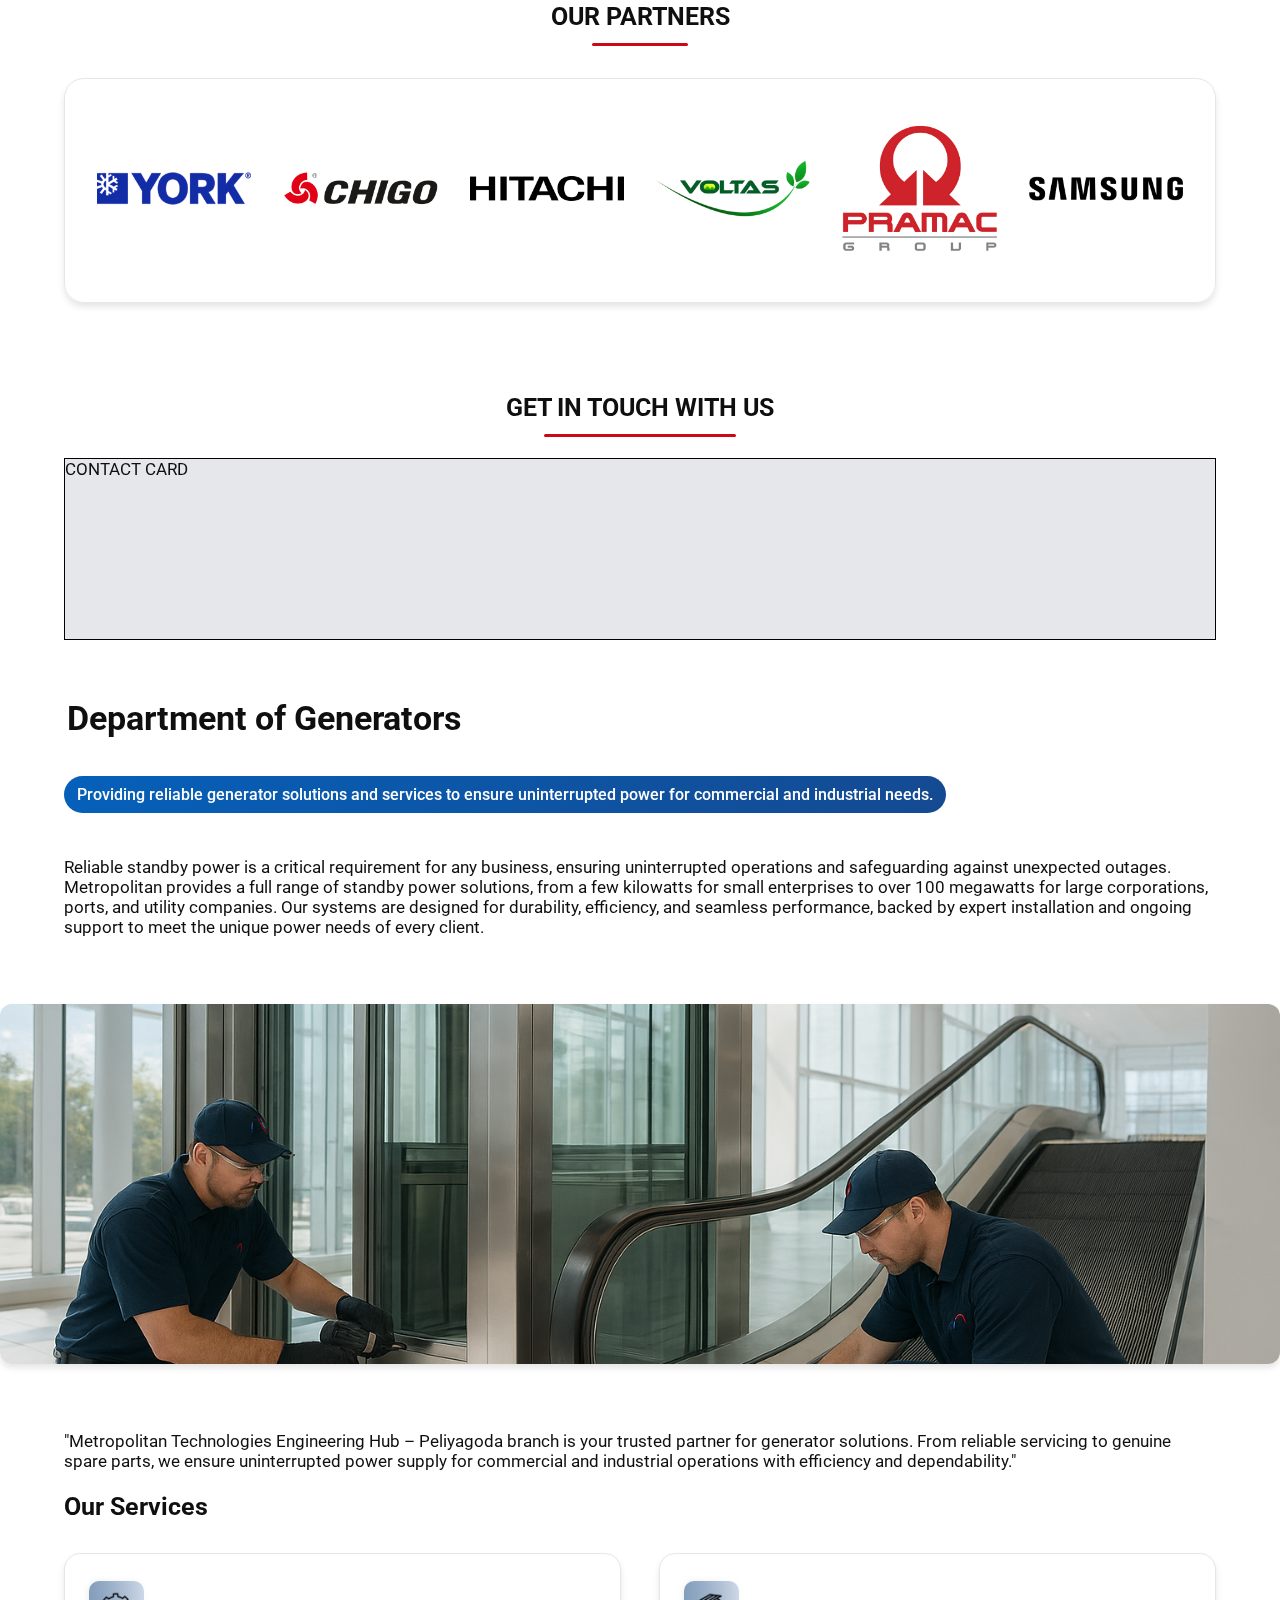
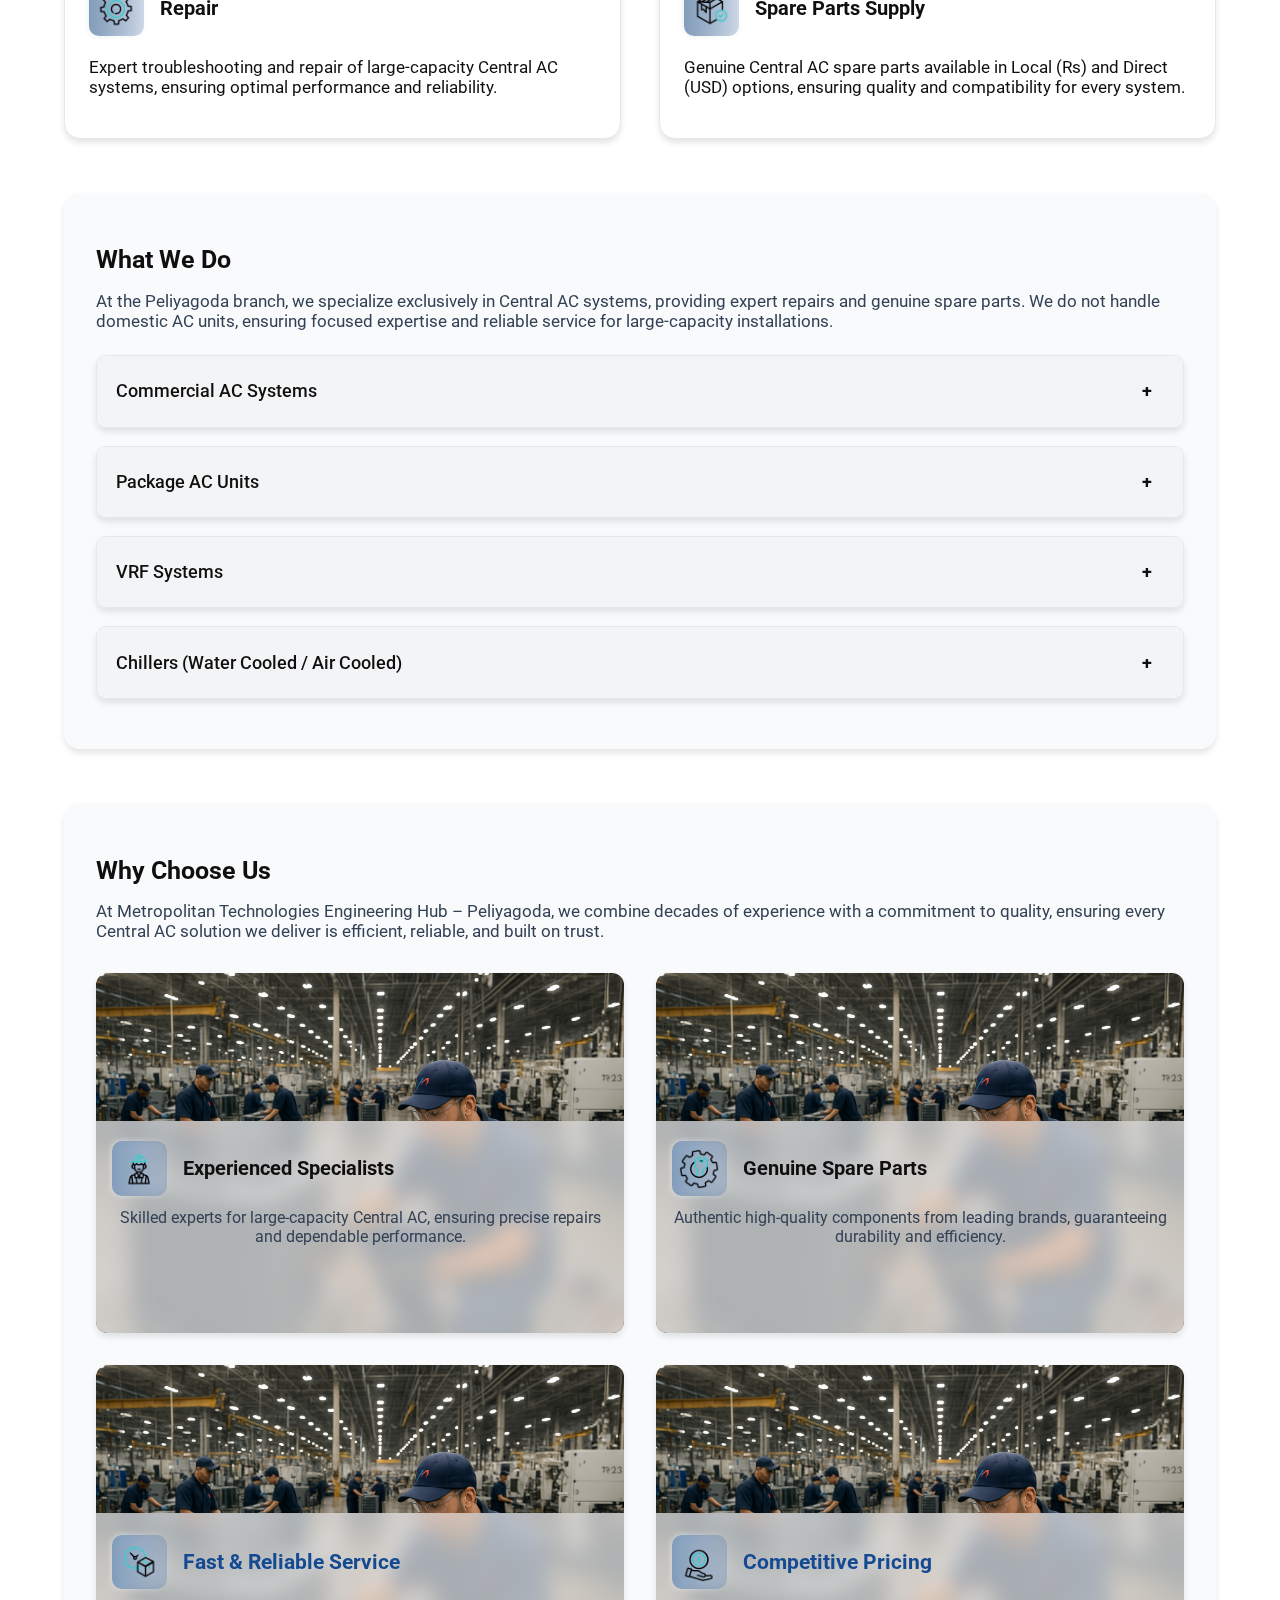
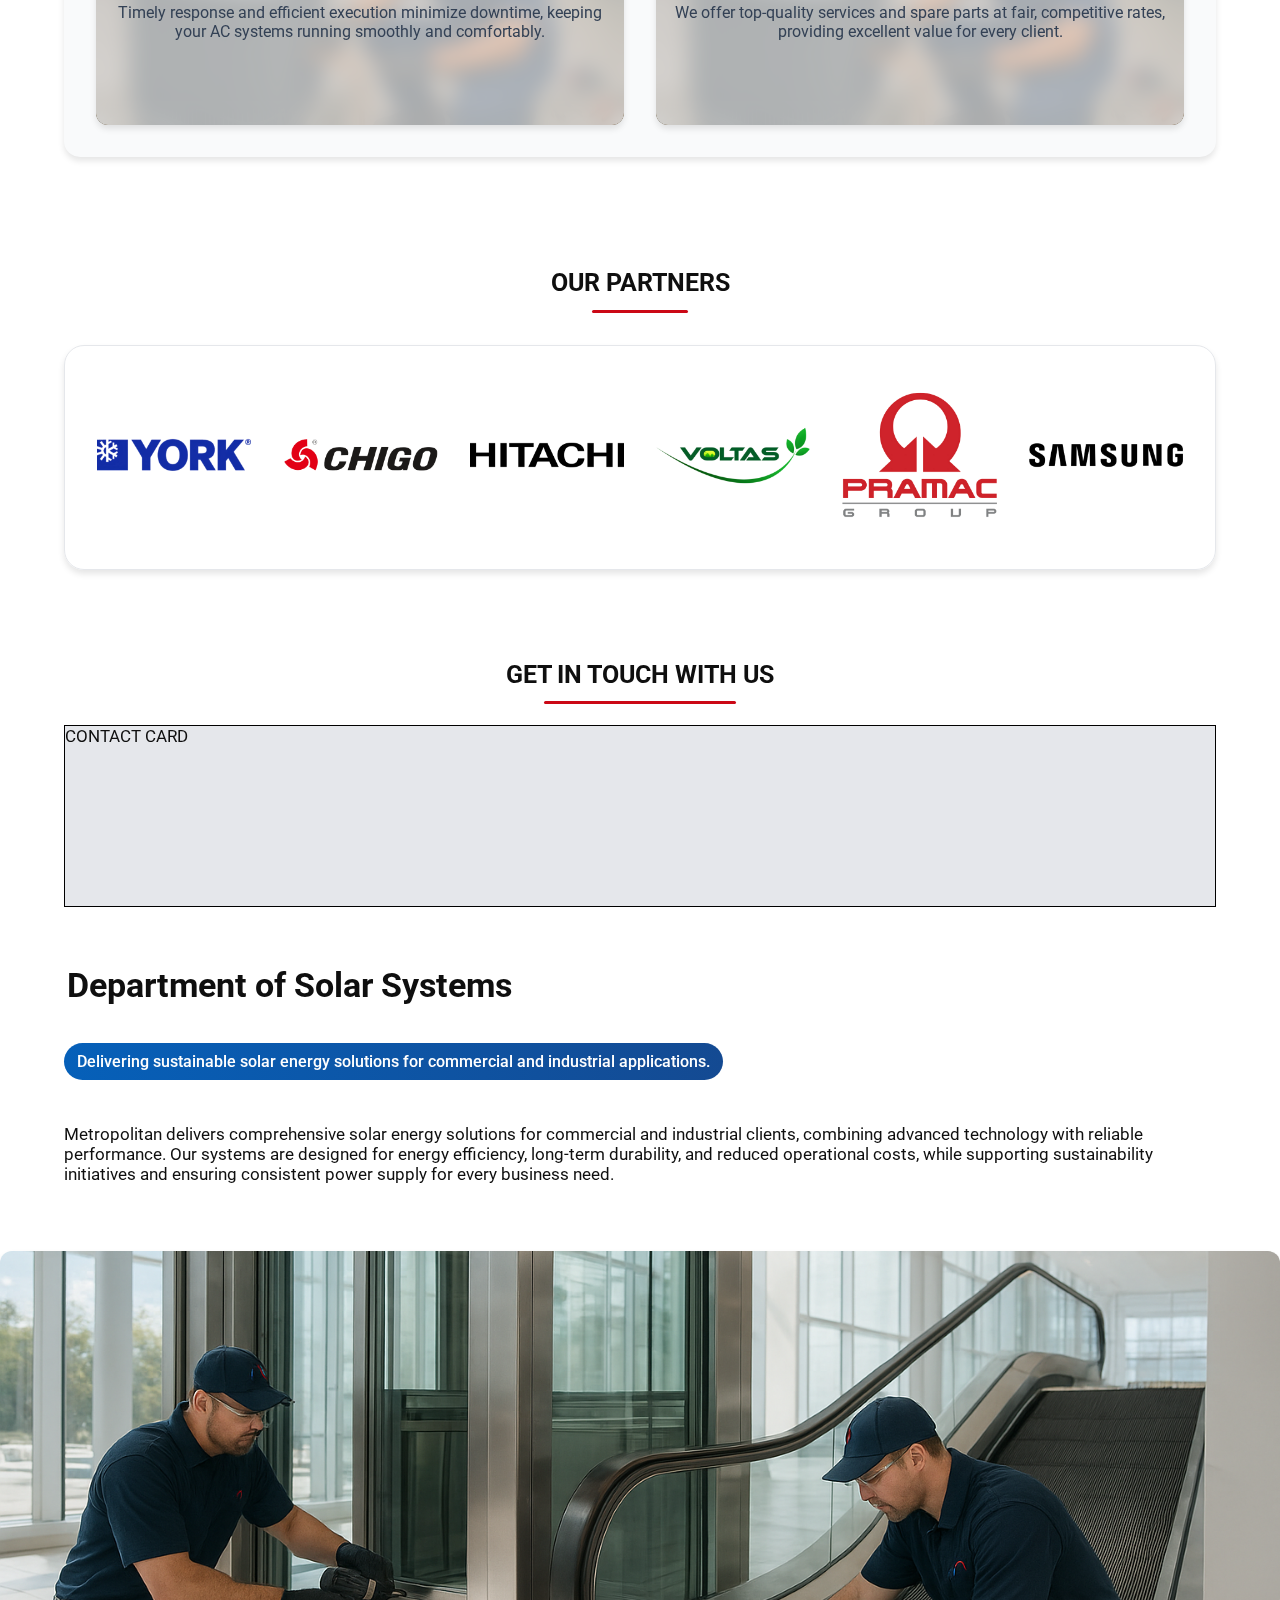
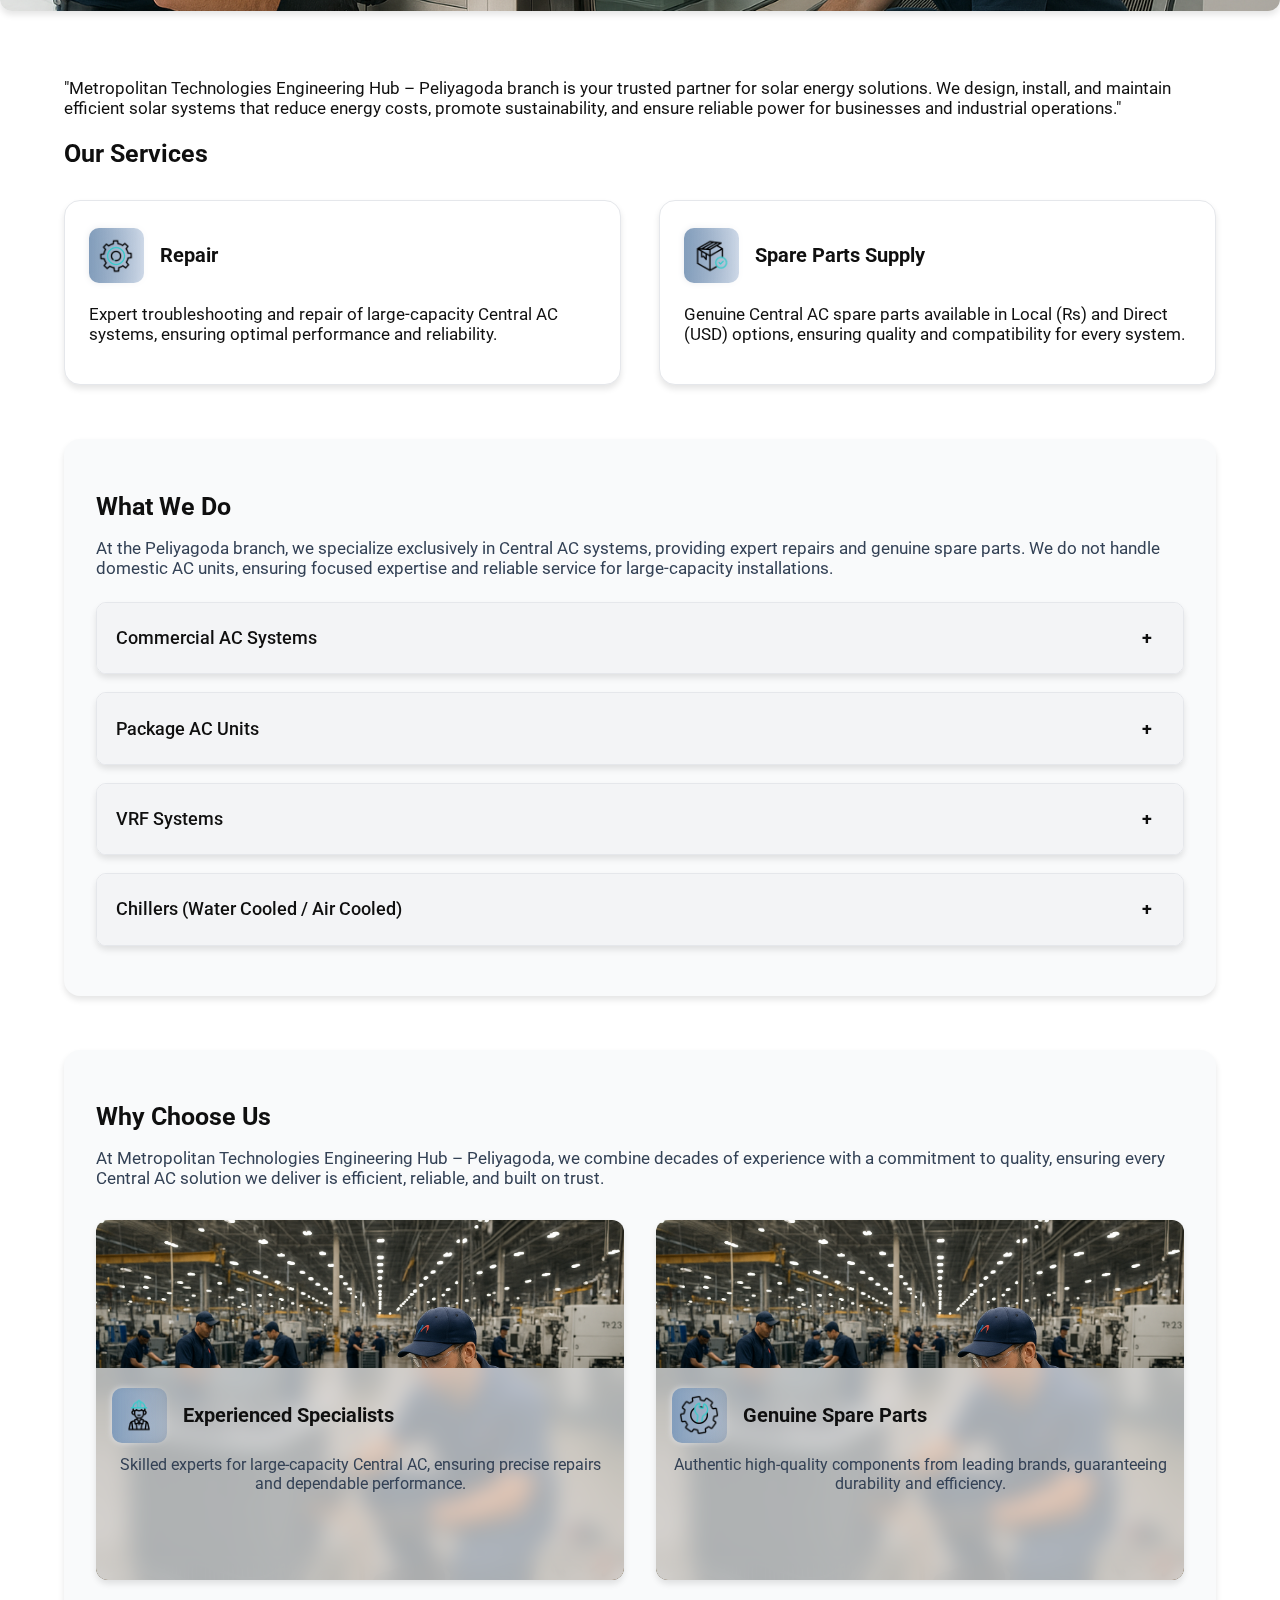
<file: Departments.html>
<!DOCTYPE html>
<html lang="en">
<head>
    <meta charset="UTF-8">
    <meta name="viewport" content="width=device-width, initial-scale=1.0">
    <title>Metropolitan Technologies</title>
    <link rel="stylesheet" href="./Assets/css/headerFooterStyles.css">
    <link rel="stylesheet" href="./Assets/css/departmentStyles.css">
    <script src="https://code.jquery.com/jquery-3.7.1.js" integrity="sha256-eKhayi8LEQwp4NKxN+CfCh+3qOVUtJn3QNZ0TciWLP4=" crossorigin="anonymous"></script>
    <link rel="stylesheet" href="https://cdnjs.cloudflare.com/ajax/libs/font-awesome/6.5.0/css/all.min.css">
    <link rel="icon" href="./Assets/Images/metro-favicon.svg" type="image/svg+xml">
</head>

<body>
<!-- Header Starts -->
    <header>
        <div class="container">
            <nav>
                <!-- Logo -->
                <a href="./index.html" class="logo">
                    <div class="logo-img"><img src="./Assets/Images/metrologo.png" alt="Logo"></div>
                </a>

                <!-- Hamburger Menu -->
                <div class="hamburger">
                    <span></span>
                    <span></span>
                    <span></span>
                </div>

                <!-- Navigation Links -->
                <div class="nav-links">
                    <a href="./index.html">Home</a>
                    <a href="./about.html">About Us</a>
                    <a href="./services.html">Services</a>
                    <a href="./contact.html">Contact Us</a>
                    <a href="https://metropolitan.lk/" target="_blank" aria-label="Website" id="official_site_nav"><i class="fas fa-globe"></i></a>
                </div>
            </nav>
        </div>
    </header>
<!-- Header Ends -->

<!-- EDIT
 1.Our services
 2.What we do paragraph & what we supply
 3.Why Choose Us paragrphs and images
 4.Our Partners 
 -->
    <!-- <section class="bodyContentContainer">
        <div class="department_tab_container">
            <span class="department_tab" id="ac_tab">Central AC</span>
            <span class="department_tab" id="elevator_tab">Elevators & Travelators</span>
            <span class="department_tab" id="fire_tab">Fire Detection & Protection</span>
            <span class="department_tab" id="generator_tab">Generators</span>
            <span class="department_tab" id="solar_tab">Solar</span>
            <span class="department_tab" id="elv_tab">ELV</span>
        </div>
    </section> -->

    <section class="bodyContentContainer">
        <div class="department_tab_container">
            <span class="department_tab active" id="ac_tab">Central AC</span>
            <span class="department_tab" id="elevator_tab">Elevators & Travelators</span>
            <span class="department_tab" id="fire_tab">Fire Detection & Protection</span>
            <span class="department_tab" id="generator_tab">Generators</span>
            <span class="department_tab" id="solar_tab">Solar</span>
            <span class="department_tab" id="elv_tab">ELV</span>
        </div>
    </section>

<section id="Central_AC" class="MainServiceSection">
  <section class="bodyContentContainer">
    <!-- Intro -->
    <section class="acDivision" id="acDivisionIntro">
      <h1>Department of Central AC</h1>
      <p class="miniHeading">
        Specializing in Central AC repairs and premium spare parts supply for
        commercial and industrial systems.
      </p>
      <div id="acDivisionIntroPara">
        <p>
          Metropolitan Technologies has delivered large-scale central air
          conditioning projects using York central plant technology at
          prominent facilities such as BIA Airport, the Convention Centre, and
          numerous prestigious hotels. Our systems combine energy efficiency
          with optimal indoor air quality, ensuring a comfortable and healthy
          environment for every space we serve.
        </p>
      </div>
    </section>

    <!-- Banner Image -->
    <div class="divisionImageContainer" id="acDivisionImage"></div>

    <!-- Quote -->
    <section class="acDivision" id="acDivisionContent">
      <p class="quoteHeading">
        “Metropolitan Technologies Engineering Hub – Peliyagoda branch is your
        trusted partner for expert Central AC repairs and genuine spare parts.
        Specializing exclusively in large-capacity systems, we deliver unmatched
        efficiency, reliability, and quality for every project.”
      </p>

      <!-- Services -->
      <h2 class="subHeading">Our Services</h2>
      <div id="what_services">
        <div class="what_services_card">
          <div class="card_topic">
            <img src="./Assets/Images/icons/icon-gear.gif" alt="" class="service-icon1">
            <h3>Repair</h3>
          </div>
          <p>
            Expert troubleshooting and repair of large-capacity Central AC
            systems, ensuring optimal performance and reliability.
          </p>
        </div>

        <div class="what_services_card">
          <div class="card_topic">
            <img src="./Assets/Images/icons/icon-package.gif" alt="" class="service-icon2">
            <h3>Spare Parts Supply</h3>
          </div>
          <p>
            Genuine Central AC spare parts available in Local (Rs) and Direct
            (USD) options, ensuring quality and compatibility for every system.
          </p>
        </div>
      </div>

      <!-- Accordion -->
        <div class="highlight_box">
            <h2 class="subHeading">What We Do</h2>
            <p class="highlight_box_description">
            At the Peliyagoda branch, we specialize exclusively in Central AC
            systems, providing expert repairs and genuine spare parts. We do not
            handle domestic AC units, ensuring focused expertise and reliable
            service for large-capacity installations.
            </p>

            <div class="accordion">
                <div class="supplying_system">
                    <div class="system_topic" id="commercialAC">
                    Commercial AC Systems <span>+</span>
                    </div>
                    <div class="system_desc" id="commercialACDesk">
                        <ul class="descPoints">
                            <li>
                            <label>Applications:</label> High-rise offices, retail malls,
                            manufacturing plants, and public venues.
                            </li>
                            <li>
                            <label>Focus Areas:</label> Energy efficiency, air quality,
                            and system reliability.
                            </li>
                            <li>
                            <label>Key Benefits:</label>
                            <ul class="descPointFurther">
                                <li>Tailored design for each project</li>
                                <li>Expert installation and proactive maintenance</li>
                                <li>Comfort and performance for large spaces</li>
                            </ul>
                            </li>
                        </ul>
                    </div>
                </div>
            </div>

            <div class="accordion">
                        <div class="supplying_system">
                            <div class="system_topic" id="packageAC">
                                Package AC Units
                                <span>+</span>
                            </div>
                            <div class="system_desc" id="packageACDesc">
                                <p>
                                    <ul class="descPoints">
                                        <li><label>All-in-One Design:</label> Compressor, condenser, evaporator, and controls in a single compact unit.</li>
                                        <li><label>Installation:</label> Suitable for rooftops or outdoor spaces.</li>
                                        <li><label>Ideal For:</label> Commercial establishments, event venues, and industrial facilities.</li>
                                        <li><label>Key Benefits:</label>
                                            <ul class="descPointFurther">
                                                <li>Reliable cooling under demanding conditions</li>
                                                <li>Easy maintenance access</li>
                                                <li>Robust and long-lasting performance</li>
                                            </ul>
                                        </li>
                                    </ul>
                                </p>
                            </div>
                        </div>
            </div>
            <div class="accordion">
                        <div class="supplying_system">
                            <div class="system_topic" id="vrfSystems">
                                VRF Systems
                                <span>+</span>
                            </div>
                            <div class="system_desc" id="vrfSystemsDesc">
                                <p>
                                    <ul class="descPoints">
                                        <li><label>Precise Climate Control:</label> Simultaneous heating and cooling across multiple zones.</li>
                                        <li><label>Energy Efficient:</label> Inverter-driven technology reduces power consumption.</li>
                                        <li><label>Ideal For:</label> Offices, hotels, hospitals, and multi-story buildings.</li>
                                        <li><label>Key Benefits:</label>
                                            <ul class="descPointFurther">
                                                <li>Flexible installation options</li>
                                                <li>Minimal disruption during setup</li>
                                                <li>Stable indoor conditions year-round</li>
                                            </ul>
                                        </li>
                                    </ul>
                                </p>
                            </div>
                        </div>
            </div>
            <div class="accordion">
                        <div class="supplying_system">
                            <div class="system_topic" id="chillerSystems">
                                Chillers (Water Cooled / Air Cooled)
                                <span>+</span>
                            </div>
                            <div class="system_desc" id="chillerSystemsDesc">
                                <p>
                                    <ul class="descPoints">
                                        <li><label>Water-Cooled Chillers:</label> High energy efficiency when paired with cooling towers, ideal for large 
                                            facilities with continuous cooling needs.</li>
                                        <li><label>Air-Cooled Chillers:</label> Flexible and space-saving alternative, perfect where water supply or space 
                                            is limited.</li>
                                        <li><label>Key Benefits:</label>
                                            <ul class="descPointFurther">
                                                <li>Advanced technology for consistent performance</li>
                                                <li>Durable construction for long service life</li>
                                                <li>Reduced operational and maintenance costs</li>
                                            </ul>
                                        </li>
                                    </ul>
                                </p>
                            </div>
                        </div>
            </div>
            
            <!-- Repeat for Package AC, VRF, Chillers -->
        </div>

      <!-- Why Us -->
      <div class="highlight_box">
        <h2 class="subHeading">Why Choose Us</h2>
        <p class="highlight_box_description">
          At Metropolitan Technologies Engineering Hub – Peliyagoda, we combine
          decades of experience with a commitment to quality, ensuring every
          Central AC solution we deliver is efficient, reliable, and built on
          trust.
        </p>

        <div class="our_speciality_container">
            <div class="our_speciality"  id="specialists">
                <div class="our_speciality_desc">
                    <div class="card_topic">
                        <img src="./Assets/Images/icons/icon-engineer.gif" alt="" />
                        <h3>Experienced Specialists</h3>
                    </div>
                    <p>
                        Skilled experts for large-capacity Central AC, ensuring precise
                        repairs and dependable performance.
                    </p>
                </div>
            </div>

            <div class="our_speciality" id="spareParts">
                <div class="our_speciality_desc">
                    <div class="card_topic">
                        <img src="./Assets/Images/icons/icon-work.gif" alt="" />
                        <h3>Genuine Spare Parts</h3>
                    </div>
                    <p>
                        Authentic high-quality components from leading brands,
                        guaranteeing durability and efficiency.
                    </p>
                </div>
            </div>

            <div class="our_speciality" id="fastService">
                <div class="our_speciality_desc">
                    <div class="card_topic why_us_card_topic">
                        <img src="./Assets/Images/icons/icon-delivery.gif" alt="ico">
                        <h3>Fast & Reliable Service</h3>
                    </div>
                    <p>Timely response and efficient execution minimize downtime, keeping your AC systems running smoothly and comfortably.</p>
                </div>
            </div>
            <div class="our_speciality" id="pricing">
                <div class="our_speciality_desc">
                    <div class="card_topic why_us_card_topic">
                        <img src="./Assets/Images/icons/icon-cost.gif" alt="ico">
                        <h3>Competitive Pricing</h3>
                    </div>
                    <p>We offer top-quality services and spare parts at fair, competitive rates, providing excellent value for every client.</p>
                </div>
            </div>

          <!-- Repeated for Fast Service & Pricing -->
        </div>
      </div>
    </section>

    <!-- Partners -->
    <section class="acDivision" id="ac_division_partners">
      <h2>Our Partners</h2>
      <div class="partnerContainer">
        <img src="./Assets/Images/Brand_logos/york.png" alt="york" />
        <img src="./Assets/Images/Brand_logos/chigo.png" alt="chigo" />
        <img src="./Assets/Images/Brand_logos/hitachi.png" alt="hitachi" />
        <img src="./Assets/Images/Brand_logos/voltas.png" alt="voltas" />
        <img src="./Assets/Images/Brand_logos/pramac.png" alt="pramac" />
        <img src="./Assets/Images/Brand_logos/samsung.png" alt="samsung" />
      </div>
    </section>
  </section>
</section>




<!-- *********************************************************************************************************************** -->




    <!-- <section class="bodyContentContainer">
        <div class="department_tab_container">
            <span class="department_tab" id="ac_tab">Central AC</span>
            <span class="department_tab" id="elevator_tab">Elevators & Travelators</span>
            <span class="department_tab" id="fire_tab">Fire Detection & Protection</span>
            <span class="department_tab" id="generator_tab">Generators</span>
            <span class="department_tab" id="solar_tab">Solar</span>
            <span class="department_tab" id="elv_tab">ELV</span>
        </div>
    </section> -->
<section id="Elevators" class="MainServiceSection">
    <section class="bodyContentContainer">
        <section class="acDivision" id="acDivisionIntro">
            <h1>Department of Elevators & Travelators</h1>
            <p class="miniHeading">Providing reliable elevator and travelator solutions with expert servicing and trusted brand partnerships.</p>
            <div id="acDivisionIntroPara">
                <p>Metropolitan supplies elevators from Shanghai Mitsubishi that are of very high quality, while being energy-efficient and 
                    cost-effective. The number of installations in Sri Lanka has grown rapidly over the last four years. When it comes to horizontal 
                    transportation, the company offers a range of travelators that are used in modern airports and convention centres.</p>
            </div>
        </section>
        <div class="divisionImageContainer" id="elDivisionImage"></div>
        <!--  -->

<section class="acDivision" id="acDivisionContent">
      <p class="quoteHeading">
        "Metropolitan Technologies Engineering Hub – Peliyagoda branch is your 
        trusted partner for elevator and travelator solutions. With a focus on 
        safety, reliability, and seamless mobility, we deliver expert servicing 
        and genuine parts to keep your systems moving with confidence."
      </p>

      <!-- Services -->
      <h2 class="subHeading">Our Services</h2>
      <div id="what_services">
        <div class="what_services_card">
          <div class="card_topic">
            <img src="./Assets/Images/icons/icon-gear.gif" alt="" class="service-icon1">
            <h3>Repair</h3>
          </div>
          <p>
            Expert troubleshooting and repair of large-capacity Central AC
            systems, ensuring optimal performance and reliability.
          </p>
        </div>

        <div class="what_services_card">
          <div class="card_topic">
            <img src="./Assets/Images/icons/icon-package.gif" alt="" class="service-icon2">
            <h3>Spare Parts Supply</h3>
          </div>
          <p>
            Genuine Central AC spare parts available in Local (Rs) and Direct
            (USD) options, ensuring quality and compatibility for every system.
          </p>
        </div>
      </div>

      <!-- Accordion -->
        <div class="highlight_box">
            <h2 class="subHeading">What We Do</h2>
            <p class="highlight_box_description">
            At the Peliyagoda branch, we specialize exclusively in Central AC
            systems, providing expert repairs and genuine spare parts. We do not
            handle domestic AC units, ensuring focused expertise and reliable
            service for large-capacity installations.
            </p>

            <div class="accordion">
                <div class="supplying_system">
                    <div class="system_topic" id="commercialAC">
                    Commercial AC Systems <span>+</span>
                    </div>
                    <div class="system_desc" id="commercialACDesk">
                        <ul class="descPoints">
                            <li>
                            <label>Applications:</label> High-rise offices, retail malls,
                            manufacturing plants, and public venues.
                            </li>
                            <li>
                            <label>Focus Areas:</label> Energy efficiency, air quality,
                            and system reliability.
                            </li>
                            <li>
                            <label>Key Benefits:</label>
                            <ul class="descPointFurther">
                                <li>Tailored design for each project</li>
                                <li>Expert installation and proactive maintenance</li>
                                <li>Comfort and performance for large spaces</li>
                            </ul>
                            </li>
                        </ul>
                    </div>
                </div>
            </div>

            <div class="accordion">
                        <div class="supplying_system">
                            <div class="system_topic" id="packageAC">
                                Package AC Units
                                <span>+</span>
                            </div>
                            <div class="system_desc" id="packageACDesc">
                                <p>
                                    <ul class="descPoints">
                                        <li><label>All-in-One Design:</label> Compressor, condenser, evaporator, and controls in a single compact unit.</li>
                                        <li><label>Installation:</label> Suitable for rooftops or outdoor spaces.</li>
                                        <li><label>Ideal For:</label> Commercial establishments, event venues, and industrial facilities.</li>
                                        <li><label>Key Benefits:</label>
                                            <ul class="descPointFurther">
                                                <li>Reliable cooling under demanding conditions</li>
                                                <li>Easy maintenance access</li>
                                                <li>Robust and long-lasting performance</li>
                                            </ul>
                                        </li>
                                    </ul>
                                </p>
                            </div>
                        </div>
            </div>
            <div class="accordion">
                        <div class="supplying_system">
                            <div class="system_topic" id="vrfSystems">
                                VRF Systems
                                <span>+</span>
                            </div>
                            <div class="system_desc" id="vrfSystemsDesc">
                                <p>
                                    <ul class="descPoints">
                                        <li><label>Precise Climate Control:</label> Simultaneous heating and cooling across multiple zones.</li>
                                        <li><label>Energy Efficient:</label> Inverter-driven technology reduces power consumption.</li>
                                        <li><label>Ideal For:</label> Offices, hotels, hospitals, and multi-story buildings.</li>
                                        <li><label>Key Benefits:</label>
                                            <ul class="descPointFurther">
                                                <li>Flexible installation options</li>
                                                <li>Minimal disruption during setup</li>
                                                <li>Stable indoor conditions year-round</li>
                                            </ul>
                                        </li>
                                    </ul>
                                </p>
                            </div>
                        </div>
            </div>
            <div class="accordion">
                        <div class="supplying_system">
                            <div class="system_topic" id="chillerSystems">
                                Chillers (Water Cooled / Air Cooled)
                                <span>+</span>
                            </div>
                            <div class="system_desc" id="chillerSystemsDesc">
                                <p>
                                    <ul class="descPoints">
                                        <li><label>Water-Cooled Chillers:</label> High energy efficiency when paired with cooling towers, ideal for large 
                                            facilities with continuous cooling needs.</li>
                                        <li><label>Air-Cooled Chillers:</label> Flexible and space-saving alternative, perfect where water supply or space 
                                            is limited.</li>
                                        <li><label>Key Benefits:</label>
                                            <ul class="descPointFurther">
                                                <li>Advanced technology for consistent performance</li>
                                                <li>Durable construction for long service life</li>
                                                <li>Reduced operational and maintenance costs</li>
                                            </ul>
                                        </li>
                                    </ul>
                                </p>
                            </div>
                        </div>
            </div>
            
            <!-- Repeat for Package AC, VRF, Chillers -->
        </div>

      <!-- Why Us -->
      <div class="highlight_box">
        <h2 class="subHeading">Why Choose Us</h2>
        <p class="highlight_box_description">
          At Metropolitan Technologies Engineering Hub – Peliyagoda, we combine
          decades of experience with a commitment to quality, ensuring every
          Central AC solution we deliver is efficient, reliable, and built on
          trust.
        </p>

        <div class="our_speciality_container">
            <div class="our_speciality"  id="specialists">
                <div class="our_speciality_desc">
                    <div class="card_topic">
                        <img src="./Assets/Images/icons/icon-engineer.gif" alt="" />
                        <h3>Experienced Specialists</h3>
                    </div>
                    <p>
                        Skilled experts for large-capacity Central AC, ensuring precise
                        repairs and dependable performance.
                    </p>
                </div>
            </div>

            <div class="our_speciality" id="spareParts">
                <div class="our_speciality_desc">
                    <div class="card_topic">
                        <img src="./Assets/Images/icons/icon-work.gif" alt="" />
                        <h3>Genuine Spare Parts</h3>
                    </div>
                    <p>
                        Authentic high-quality components from leading brands,
                        guaranteeing durability and efficiency.
                    </p>
                </div>
            </div>

            <div class="our_speciality" id="fastService">
                <div class="our_speciality_desc">
                    <div class="card_topic why_us_card_topic">
                        <img src="./Assets/Images/icons/icon-delivery.gif" alt="ico">
                        <h3>Fast & Reliable Service</h3>
                    </div>
                    <p>Timely response and efficient execution minimize downtime, keeping your AC systems running smoothly and comfortably.</p>
                </div>
            </div>
            <div class="our_speciality" id="pricing">
                <div class="our_speciality_desc">
                    <div class="card_topic why_us_card_topic">
                        <img src="./Assets/Images/icons/icon-cost.gif" alt="ico">
                        <h3>Competitive Pricing</h3>
                    </div>
                    <p>We offer top-quality services and spare parts at fair, competitive rates, providing excellent value for every client.</p>
                </div>
            </div>

          <!-- Repeated for Fast Service & Pricing -->
        </div>
      </div>
    </section>


        <!--  -->
        <section class="acDivision" id="ac_division_partners">
            <h2>OUR PARTNERS</h2>
            <div class="partnerContainer" id="acPartners">
                <div class="partner">
                    <img src="./Assets/Images/Brand_logos/york.png" alt="york logo" class="partnerLogo">
                </div>
                <div class="partner">
                    <img src="./Assets/Images/Brand_logos/chigo.png" alt="chigo logo" class="partnerLogo">
                </div>
                <div class="partner">
                    <img src="./Assets/Images/Brand_logos/hitachi.png" alt="hitachi logo" class="partnerLogo">
                </div>
                <div class="partner">
                    <img src="./Assets/Images/Brand_logos/voltas.png" alt="voltas logo" class="partnerLogo">
                </div>
                <div class="partner">
                    <img src="./Assets/Images/Brand_logos/pramac.png" alt="voltas logo" class="partnerLogo">
                </div>
                <div class="partner">
                    <img src="./Assets/Images/Brand_logos/samsung.png" alt="samsung logo" class="partnerLogo">
                </div>
            </div>
        </section>

        <section class="acDivision" id="ac_division_call_to_action">
            <h2>Get In Touch With Us</h2>
            <div id="ac_contact_card">
                CONTACT CARD
            </div>
        </section>
    </section>

</section>



<!-- ********************************************************************************************************** -->




    <!-- <section class="bodyContentContainer">
        <div class="department_tab_container">
            <span class="department_tab" id="ac_tab">Central AC</span>
            <span class="department_tab" id="elevator_tab">Elevators & Travelators</span>
            <span class="department_tab" id="fire_tab">Fire Detection & Protection</span>
            <span class="department_tab" id="generator_tab">Generators</span>
            <span class="department_tab" id="solar_tab">Solar</span>
            <span class="department_tab" id="elv_tab">ELV</span>
        </div>
    </section> -->
<section id="Fire" class="MainServiceSection">
    <section class="bodyContentContainer">
        <section class="acDivision" id="acDivisionIntro">
            <h1>Department of Fire Detection & Protection</h1>
            <p class="miniHeading">Delivering advanced fire detection and protection solutions that prioritize safety, reliability, and compliance for every environment.</p>
            <div id="acDivisionIntroPara">
                <p>Metropolitan provides a complete range of fire detection and protection systems designed to meet the needs of both 
                    domestic and industrial environments. Our solutions combine advanced technology, strict compliance with safety standards, and 
                    reliable performance to ensure maximum protection for people, property, and businesses.</p>
            </div>
        </section>
        <div class="divisionImageContainer" id="fireDivisionImage"></div>
        <!--  -->

<section class="acDivision" id="acDivisionContent">
      <p class="quoteHeading">
        "Metropolitan Technologies Engineering Hub – Peliyagoda branch 
        is your trusted partner for fire detection and protection solutions. 
        Combining advanced technology with uncompromising reliability, we 
        safeguard lives, property, and businesses with systems built for maximum safety and compliance."
      </p>

      <!-- Services -->
      <h2 class="subHeading">Our Services</h2>
      <div id="what_services">
        <div class="what_services_card">
          <div class="card_topic">
            <img src="./Assets/Images/icons/icon-gear.gif" alt="" class="service-icon1">
            <h3>Repair</h3>
          </div>
          <p>
            Expert troubleshooting and repair of large-capacity Central AC
            systems, ensuring optimal performance and reliability.
          </p>
        </div>

        <div class="what_services_card">
          <div class="card_topic">
            <img src="./Assets/Images/icons/icon-package.gif" alt="" class="service-icon2">
            <h3>Spare Parts Supply</h3>
          </div>
          <p>
            Genuine Central AC spare parts available in Local (Rs) and Direct
            (USD) options, ensuring quality and compatibility for every system.
          </p>
        </div>
      </div>

      <!-- Accordion -->
        <div class="highlight_box">
            <h2 class="subHeading">What We Do</h2>
            <p class="highlight_box_description">
            At the Peliyagoda branch, we specialize exclusively in Central AC
            systems, providing expert repairs and genuine spare parts. We do not
            handle domestic AC units, ensuring focused expertise and reliable
            service for large-capacity installations.
            </p>

            <div class="accordion">
                <div class="supplying_system">
                    <div class="system_topic" id="commercialAC">
                    Commercial AC Systems <span>+</span>
                    </div>
                    <div class="system_desc" id="commercialACDesk">
                        <ul class="descPoints">
                            <li>
                            <label>Applications:</label> High-rise offices, retail malls,
                            manufacturing plants, and public venues.
                            </li>
                            <li>
                            <label>Focus Areas:</label> Energy efficiency, air quality,
                            and system reliability.
                            </li>
                            <li>
                            <label>Key Benefits:</label>
                            <ul class="descPointFurther">
                                <li>Tailored design for each project</li>
                                <li>Expert installation and proactive maintenance</li>
                                <li>Comfort and performance for large spaces</li>
                            </ul>
                            </li>
                        </ul>
                    </div>
                </div>
            </div>

            <div class="accordion">
                        <div class="supplying_system">
                            <div class="system_topic" id="packageAC">
                                Package AC Units
                                <span>+</span>
                            </div>
                            <div class="system_desc" id="packageACDesc">
                                <p>
                                    <ul class="descPoints">
                                        <li><label>All-in-One Design:</label> Compressor, condenser, evaporator, and controls in a single compact unit.</li>
                                        <li><label>Installation:</label> Suitable for rooftops or outdoor spaces.</li>
                                        <li><label>Ideal For:</label> Commercial establishments, event venues, and industrial facilities.</li>
                                        <li><label>Key Benefits:</label>
                                            <ul class="descPointFurther">
                                                <li>Reliable cooling under demanding conditions</li>
                                                <li>Easy maintenance access</li>
                                                <li>Robust and long-lasting performance</li>
                                            </ul>
                                        </li>
                                    </ul>
                                </p>
                            </div>
                        </div>
            </div>
            <div class="accordion">
                        <div class="supplying_system">
                            <div class="system_topic" id="vrfSystems">
                                VRF Systems
                                <span>+</span>
                            </div>
                            <div class="system_desc" id="vrfSystemsDesc">
                                <p>
                                    <ul class="descPoints">
                                        <li><label>Precise Climate Control:</label> Simultaneous heating and cooling across multiple zones.</li>
                                        <li><label>Energy Efficient:</label> Inverter-driven technology reduces power consumption.</li>
                                        <li><label>Ideal For:</label> Offices, hotels, hospitals, and multi-story buildings.</li>
                                        <li><label>Key Benefits:</label>
                                            <ul class="descPointFurther">
                                                <li>Flexible installation options</li>
                                                <li>Minimal disruption during setup</li>
                                                <li>Stable indoor conditions year-round</li>
                                            </ul>
                                        </li>
                                    </ul>
                                </p>
                            </div>
                        </div>
            </div>
            <div class="accordion">
                        <div class="supplying_system">
                            <div class="system_topic" id="chillerSystems">
                                Chillers (Water Cooled / Air Cooled)
                                <span>+</span>
                            </div>
                            <div class="system_desc" id="chillerSystemsDesc">
                                <p>
                                    <ul class="descPoints">
                                        <li><label>Water-Cooled Chillers:</label> High energy efficiency when paired with cooling towers, ideal for large 
                                            facilities with continuous cooling needs.</li>
                                        <li><label>Air-Cooled Chillers:</label> Flexible and space-saving alternative, perfect where water supply or space 
                                            is limited.</li>
                                        <li><label>Key Benefits:</label>
                                            <ul class="descPointFurther">
                                                <li>Advanced technology for consistent performance</li>
                                                <li>Durable construction for long service life</li>
                                                <li>Reduced operational and maintenance costs</li>
                                            </ul>
                                        </li>
                                    </ul>
                                </p>
                            </div>
                        </div>
            </div>
            
            <!-- Repeat for Package AC, VRF, Chillers -->
        </div>

      <!-- Why Us -->
      <div class="highlight_box">
        <h2 class="subHeading">Why Choose Us</h2>
        <p class="highlight_box_description">
          At Metropolitan Technologies Engineering Hub – Peliyagoda, we combine
          decades of experience with a commitment to quality, ensuring every
          Central AC solution we deliver is efficient, reliable, and built on
          trust.
        </p>

        <div class="our_speciality_container">
            <div class="our_speciality"  id="specialists">
                <div class="our_speciality_desc">
                    <div class="card_topic">
                        <img src="./Assets/Images/icons/icon-engineer.gif" alt="" />
                        <h3>Experienced Specialists</h3>
                    </div>
                    <p>
                        Skilled experts for large-capacity Central AC, ensuring precise
                        repairs and dependable performance.
                    </p>
                </div>
            </div>

            <div class="our_speciality" id="spareParts">
                <div class="our_speciality_desc">
                    <div class="card_topic">
                        <img src="./Assets/Images/icons/icon-work.gif" alt="" />
                        <h3>Genuine Spare Parts</h3>
                    </div>
                    <p>
                        Authentic high-quality components from leading brands,
                        guaranteeing durability and efficiency.
                    </p>
                </div>
            </div>

            <div class="our_speciality" id="fastService">
                <div class="our_speciality_desc">
                    <div class="card_topic why_us_card_topic">
                        <img src="./Assets/Images/icons/icon-delivery.gif" alt="ico">
                        <h3>Fast & Reliable Service</h3>
                    </div>
                    <p>Timely response and efficient execution minimize downtime, keeping your AC systems running smoothly and comfortably.</p>
                </div>
            </div>
            <div class="our_speciality" id="pricing">
                <div class="our_speciality_desc">
                    <div class="card_topic why_us_card_topic">
                        <img src="./Assets/Images/icons/icon-cost.gif" alt="ico">
                        <h3>Competitive Pricing</h3>
                    </div>
                    <p>We offer top-quality services and spare parts at fair, competitive rates, providing excellent value for every client.</p>
                </div>
            </div>

          <!-- Repeated for Fast Service & Pricing -->
        </div>
      </div>
    </section>

        <!--  -->
        <section class="acDivision" id="ac_division_partners">
            <h2>OUR PARTNERS</h2>
            <div class="partnerContainer" id="acPartners">
                <div class="partner">
                    <img src="./Assets/Images/Brand_logos/york.png" alt="york logo" class="partnerLogo">
                </div>
                <div class="partner">
                    <img src="./Assets/Images/Brand_logos/chigo.png" alt="chigo logo" class="partnerLogo">
                </div>
                <div class="partner">
                    <img src="./Assets/Images/Brand_logos/hitachi.png" alt="hitachi logo" class="partnerLogo">
                </div>
                <div class="partner">
                    <img src="./Assets/Images/Brand_logos/voltas.png" alt="voltas logo" class="partnerLogo">
                </div>
                <div class="partner">
                    <img src="./Assets/Images/Brand_logos/pramac.png" alt="voltas logo" class="partnerLogo">
                </div>
                <div class="partner">
                    <img src="./Assets/Images/Brand_logos/samsung.png" alt="samsung logo" class="partnerLogo">
                </div>
            </div>
        </section>

        <section class="acDivision" id="ac_division_call_to_action">
            <h2>Get In Touch With Us</h2>
            <div id="ac_contact_card">
                CONTACT CARD
            </div>
        </section>
    </section>

</section>



<!-- ********************************************************************************************************** -->




    <!-- <section class="bodyContentContainer">
        <div class="department_tab_container">
            <span class="department_tab" id="ac_tab">Central AC</span>
            <span class="department_tab" id="elevator_tab">Elevators & Travelators</span>
            <span class="department_tab" id="fire_tab">Fire Detection & Protection</span>
            <span class="department_tab" id="generator_tab">Generators</span>
            <span class="department_tab" id="solar_tab">Solar</span>
            <span class="department_tab" id="elv_tab">ELV</span>
        </div>
    </section> -->
<section id="Generator" class="MainServiceSection">
    <section class="bodyContentContainer">
        <section class="acDivision" id="acDivisionIntro">
            <h1>Department of Generators</h1>
            <p class="miniHeading">Providing reliable generator solutions and services to ensure uninterrupted power for commercial and industrial needs.</p>
            <div id="acDivisionIntroPara">
                <p>Reliable standby power is a critical requirement for any business, ensuring uninterrupted operations and safeguarding against 
                    unexpected outages. Metropolitan provides a full range of standby power solutions, from a few kilowatts for small enterprises to over 
                    100 megawatts for large corporations, ports, and utility companies. Our systems are designed for durability, efficiency, and seamless 
                    performance, backed by expert installation and ongoing support to meet the unique power needs of every client.</p>
            </div>
        </section>
        <div class="divisionImageContainer" id="gnDivisionImage"></div>
        <!--  -->

<section class="acDivision" id="acDivisionContent">
      <p class="quoteHeading">
        "Metropolitan Technologies Engineering Hub – Peliyagoda branch is your trusted 
        partner for generator solutions. From reliable servicing to genuine spare parts, 
        we ensure uninterrupted power supply for commercial and industrial operations 
        with efficiency and dependability."
      </p>

      <!-- Services -->
      <h2 class="subHeading">Our Services</h2>
      <div id="what_services">
        <div class="what_services_card">
          <div class="card_topic">
            <img src="./Assets/Images/icons/icon-gear.gif" alt="" class="service-icon1">
            <h3>Repair</h3>
          </div>
          <p>
            Expert troubleshooting and repair of large-capacity Central AC
            systems, ensuring optimal performance and reliability.
          </p>
        </div>

        <div class="what_services_card">
          <div class="card_topic">
            <img src="./Assets/Images/icons/icon-package.gif" alt="" class="service-icon2">
            <h3>Spare Parts Supply</h3>
          </div>
          <p>
            Genuine Central AC spare parts available in Local (Rs) and Direct
            (USD) options, ensuring quality and compatibility for every system.
          </p>
        </div>
      </div>

      <!-- Accordion -->
        <div class="highlight_box">
            <h2 class="subHeading">What We Do</h2>
            <p class="highlight_box_description">
            At the Peliyagoda branch, we specialize exclusively in Central AC
            systems, providing expert repairs and genuine spare parts. We do not
            handle domestic AC units, ensuring focused expertise and reliable
            service for large-capacity installations.
            </p>

            <div class="accordion">
                <div class="supplying_system">
                    <div class="system_topic" id="commercialAC">
                    Commercial AC Systems <span>+</span>
                    </div>
                    <div class="system_desc" id="commercialACDesk">
                        <ul class="descPoints">
                            <li>
                            <label>Applications:</label> High-rise offices, retail malls,
                            manufacturing plants, and public venues.
                            </li>
                            <li>
                            <label>Focus Areas:</label> Energy efficiency, air quality,
                            and system reliability.
                            </li>
                            <li>
                            <label>Key Benefits:</label>
                            <ul class="descPointFurther">
                                <li>Tailored design for each project</li>
                                <li>Expert installation and proactive maintenance</li>
                                <li>Comfort and performance for large spaces</li>
                            </ul>
                            </li>
                        </ul>
                    </div>
                </div>
            </div>

            <div class="accordion">
                        <div class="supplying_system">
                            <div class="system_topic" id="packageAC">
                                Package AC Units
                                <span>+</span>
                            </div>
                            <div class="system_desc" id="packageACDesc">
                                <p>
                                    <ul class="descPoints">
                                        <li><label>All-in-One Design:</label> Compressor, condenser, evaporator, and controls in a single compact unit.</li>
                                        <li><label>Installation:</label> Suitable for rooftops or outdoor spaces.</li>
                                        <li><label>Ideal For:</label> Commercial establishments, event venues, and industrial facilities.</li>
                                        <li><label>Key Benefits:</label>
                                            <ul class="descPointFurther">
                                                <li>Reliable cooling under demanding conditions</li>
                                                <li>Easy maintenance access</li>
                                                <li>Robust and long-lasting performance</li>
                                            </ul>
                                        </li>
                                    </ul>
                                </p>
                            </div>
                        </div>
            </div>
            <div class="accordion">
                        <div class="supplying_system">
                            <div class="system_topic" id="vrfSystems">
                                VRF Systems
                                <span>+</span>
                            </div>
                            <div class="system_desc" id="vrfSystemsDesc">
                                <p>
                                    <ul class="descPoints">
                                        <li><label>Precise Climate Control:</label> Simultaneous heating and cooling across multiple zones.</li>
                                        <li><label>Energy Efficient:</label> Inverter-driven technology reduces power consumption.</li>
                                        <li><label>Ideal For:</label> Offices, hotels, hospitals, and multi-story buildings.</li>
                                        <li><label>Key Benefits:</label>
                                            <ul class="descPointFurther">
                                                <li>Flexible installation options</li>
                                                <li>Minimal disruption during setup</li>
                                                <li>Stable indoor conditions year-round</li>
                                            </ul>
                                        </li>
                                    </ul>
                                </p>
                            </div>
                        </div>
            </div>
            <div class="accordion">
                        <div class="supplying_system">
                            <div class="system_topic" id="chillerSystems">
                                Chillers (Water Cooled / Air Cooled)
                                <span>+</span>
                            </div>
                            <div class="system_desc" id="chillerSystemsDesc">
                                <p>
                                    <ul class="descPoints">
                                        <li><label>Water-Cooled Chillers:</label> High energy efficiency when paired with cooling towers, ideal for large 
                                            facilities with continuous cooling needs.</li>
                                        <li><label>Air-Cooled Chillers:</label> Flexible and space-saving alternative, perfect where water supply or space 
                                            is limited.</li>
                                        <li><label>Key Benefits:</label>
                                            <ul class="descPointFurther">
                                                <li>Advanced technology for consistent performance</li>
                                                <li>Durable construction for long service life</li>
                                                <li>Reduced operational and maintenance costs</li>
                                            </ul>
                                        </li>
                                    </ul>
                                </p>
                            </div>
                        </div>
            </div>
            
            <!-- Repeat for Package AC, VRF, Chillers -->
        </div>

      <!-- Why Us -->
      <div class="highlight_box">
        <h2 class="subHeading">Why Choose Us</h2>
        <p class="highlight_box_description">
          At Metropolitan Technologies Engineering Hub – Peliyagoda, we combine
          decades of experience with a commitment to quality, ensuring every
          Central AC solution we deliver is efficient, reliable, and built on
          trust.
        </p>

        <div class="our_speciality_container">
            <div class="our_speciality"  id="specialists">
                <div class="our_speciality_desc">
                    <div class="card_topic">
                        <img src="./Assets/Images/icons/icon-engineer.gif" alt="" />
                        <h3>Experienced Specialists</h3>
                    </div>
                    <p>
                        Skilled experts for large-capacity Central AC, ensuring precise
                        repairs and dependable performance.
                    </p>
                </div>
            </div>

            <div class="our_speciality" id="spareParts">
                <div class="our_speciality_desc">
                    <div class="card_topic">
                        <img src="./Assets/Images/icons/icon-work.gif" alt="" />
                        <h3>Genuine Spare Parts</h3>
                    </div>
                    <p>
                        Authentic high-quality components from leading brands,
                        guaranteeing durability and efficiency.
                    </p>
                </div>
            </div>

            <div class="our_speciality" id="fastService">
                <div class="our_speciality_desc">
                    <div class="card_topic why_us_card_topic">
                        <img src="./Assets/Images/icons/icon-delivery.gif" alt="ico">
                        <h3>Fast & Reliable Service</h3>
                    </div>
                    <p>Timely response and efficient execution minimize downtime, keeping your AC systems running smoothly and comfortably.</p>
                </div>
            </div>
            <div class="our_speciality" id="pricing">
                <div class="our_speciality_desc">
                    <div class="card_topic why_us_card_topic">
                        <img src="./Assets/Images/icons/icon-cost.gif" alt="ico">
                        <h3>Competitive Pricing</h3>
                    </div>
                    <p>We offer top-quality services and spare parts at fair, competitive rates, providing excellent value for every client.</p>
                </div>
            </div>

          <!-- Repeated for Fast Service & Pricing -->
        </div>
      </div>
    </section>

        <!--  -->
        <section class="acDivision" id="ac_division_partners">
            <h2>OUR PARTNERS</h2>
            <div class="partnerContainer" id="acPartners">
                <div class="partner">
                    <img src="./Assets/Images/Brand_logos/york.png" alt="york logo" class="partnerLogo">
                </div>
                <div class="partner">
                    <img src="./Assets/Images/Brand_logos/chigo.png" alt="chigo logo" class="partnerLogo">
                </div>
                <div class="partner">
                    <img src="./Assets/Images/Brand_logos/hitachi.png" alt="hitachi logo" class="partnerLogo">
                </div>
                <div class="partner">
                    <img src="./Assets/Images/Brand_logos/voltas.png" alt="voltas logo" class="partnerLogo">
                </div>
                <div class="partner">
                    <img src="./Assets/Images/Brand_logos/pramac.png" alt="voltas logo" class="partnerLogo">
                </div>
                <div class="partner">
                    <img src="./Assets/Images/Brand_logos/samsung.png" alt="samsung logo" class="partnerLogo">
                </div>
            </div>
        </section>

        <section class="acDivision" id="ac_division_call_to_action">
            <h2>Get In Touch With Us</h2>
            <div id="ac_contact_card">
                CONTACT CARD
            </div>
        </section>
    </section>

</section>



<!-- ********************************************************************************************************** -->




    <!-- <section class="bodyContentContainer">
        <div class="department_tab_container">
            <span class="department_tab" id="ac_tab">Central AC</span>
            <span class="department_tab" id="elevator_tab">Elevators & Travelators</span>
            <span class="department_tab" id="fire_tab">Fire Detection & Protection</span>
            <span class="department_tab" id="generator_tab">Generators</span>
            <span class="department_tab" id="solar_tab">Solar</span>
            <span class="department_tab" id="elv_tab">ELV</span>
        </div>
    </section> -->
<section id="Solar" class="MainServiceSection">
    <section class="bodyContentContainer">
        <section class="acDivision" id="acDivisionIntro">
            <h1>Department of Solar Systems</h1>
            <p class="miniHeading">Delivering sustainable solar energy solutions for commercial and industrial applications.</p>
            <div id="acDivisionIntroPara">
                <p>Metropolitan delivers comprehensive solar energy solutions for commercial and industrial clients, combining 
                    advanced technology with reliable performance. Our systems are designed for energy efficiency, long-term durability, 
                    and reduced operational costs, while supporting sustainability initiatives and ensuring consistent power supply for every 
                    business need.</p>
            </div>
        </section>
        <div class="divisionImageContainer" id="soDivisionImage"></div>
        <!--  -->

<section class="acDivision" id="acDivisionContent">
      <p class="quoteHeading">
        "Metropolitan Technologies Engineering Hub – Peliyagoda branch is your 
        trusted partner for solar energy solutions. We design, install, and maintain 
        efficient solar systems that reduce energy costs, promote sustainability, 
        and ensure reliable power for businesses and industrial operations."
      </p>

      <!-- Services -->
      <h2 class="subHeading">Our Services</h2>
      <div id="what_services">
        <div class="what_services_card">
          <div class="card_topic">
            <img src="./Assets/Images/icons/icon-gear.gif" alt="" class="service-icon1">
            <h3>Repair</h3>
          </div>
          <p>
            Expert troubleshooting and repair of large-capacity Central AC
            systems, ensuring optimal performance and reliability.
          </p>
        </div>

        <div class="what_services_card">
          <div class="card_topic">
            <img src="./Assets/Images/icons/icon-package.gif" alt="" class="service-icon2">
            <h3>Spare Parts Supply</h3>
          </div>
          <p>
            Genuine Central AC spare parts available in Local (Rs) and Direct
            (USD) options, ensuring quality and compatibility for every system.
          </p>
        </div>
      </div>

      <!-- Accordion -->
        <div class="highlight_box">
            <h2 class="subHeading">What We Do</h2>
            <p class="highlight_box_description">
            At the Peliyagoda branch, we specialize exclusively in Central AC
            systems, providing expert repairs and genuine spare parts. We do not
            handle domestic AC units, ensuring focused expertise and reliable
            service for large-capacity installations.
            </p>

            <div class="accordion">
                <div class="supplying_system">
                    <div class="system_topic" id="commercialAC">
                    Commercial AC Systems <span>+</span>
                    </div>
                    <div class="system_desc" id="commercialACDesk">
                        <ul class="descPoints">
                            <li>
                            <label>Applications:</label> High-rise offices, retail malls,
                            manufacturing plants, and public venues.
                            </li>
                            <li>
                            <label>Focus Areas:</label> Energy efficiency, air quality,
                            and system reliability.
                            </li>
                            <li>
                            <label>Key Benefits:</label>
                            <ul class="descPointFurther">
                                <li>Tailored design for each project</li>
                                <li>Expert installation and proactive maintenance</li>
                                <li>Comfort and performance for large spaces</li>
                            </ul>
                            </li>
                        </ul>
                    </div>
                </div>
            </div>

            <div class="accordion">
                        <div class="supplying_system">
                            <div class="system_topic" id="packageAC">
                                Package AC Units
                                <span>+</span>
                            </div>
                            <div class="system_desc" id="packageACDesc">
                                <p>
                                    <ul class="descPoints">
                                        <li><label>All-in-One Design:</label> Compressor, condenser, evaporator, and controls in a single compact unit.</li>
                                        <li><label>Installation:</label> Suitable for rooftops or outdoor spaces.</li>
                                        <li><label>Ideal For:</label> Commercial establishments, event venues, and industrial facilities.</li>
                                        <li><label>Key Benefits:</label>
                                            <ul class="descPointFurther">
                                                <li>Reliable cooling under demanding conditions</li>
                                                <li>Easy maintenance access</li>
                                                <li>Robust and long-lasting performance</li>
                                            </ul>
                                        </li>
                                    </ul>
                                </p>
                            </div>
                        </div>
            </div>
            <div class="accordion">
                        <div class="supplying_system">
                            <div class="system_topic" id="vrfSystems">
                                VRF Systems
                                <span>+</span>
                            </div>
                            <div class="system_desc" id="vrfSystemsDesc">
                                <p>
                                    <ul class="descPoints">
                                        <li><label>Precise Climate Control:</label> Simultaneous heating and cooling across multiple zones.</li>
                                        <li><label>Energy Efficient:</label> Inverter-driven technology reduces power consumption.</li>
                                        <li><label>Ideal For:</label> Offices, hotels, hospitals, and multi-story buildings.</li>
                                        <li><label>Key Benefits:</label>
                                            <ul class="descPointFurther">
                                                <li>Flexible installation options</li>
                                                <li>Minimal disruption during setup</li>
                                                <li>Stable indoor conditions year-round</li>
                                            </ul>
                                        </li>
                                    </ul>
                                </p>
                            </div>
                        </div>
            </div>
            <div class="accordion">
                        <div class="supplying_system">
                            <div class="system_topic" id="chillerSystems">
                                Chillers (Water Cooled / Air Cooled)
                                <span>+</span>
                            </div>
                            <div class="system_desc" id="chillerSystemsDesc">
                                <p>
                                    <ul class="descPoints">
                                        <li><label>Water-Cooled Chillers:</label> High energy efficiency when paired with cooling towers, ideal for large 
                                            facilities with continuous cooling needs.</li>
                                        <li><label>Air-Cooled Chillers:</label> Flexible and space-saving alternative, perfect where water supply or space 
                                            is limited.</li>
                                        <li><label>Key Benefits:</label>
                                            <ul class="descPointFurther">
                                                <li>Advanced technology for consistent performance</li>
                                                <li>Durable construction for long service life</li>
                                                <li>Reduced operational and maintenance costs</li>
                                            </ul>
                                        </li>
                                    </ul>
                                </p>
                            </div>
                        </div>
            </div>
            
            <!-- Repeat for Package AC, VRF, Chillers -->
        </div>

      <!-- Why Us -->
      <div class="highlight_box">
        <h2 class="subHeading">Why Choose Us</h2>
        <p class="highlight_box_description">
          At Metropolitan Technologies Engineering Hub – Peliyagoda, we combine
          decades of experience with a commitment to quality, ensuring every
          Central AC solution we deliver is efficient, reliable, and built on
          trust.
        </p>

        <div class="our_speciality_container">
            <div class="our_speciality"  id="specialists">
                <div class="our_speciality_desc">
                    <div class="card_topic">
                        <img src="./Assets/Images/icons/icon-engineer.gif" alt="" />
                        <h3>Experienced Specialists</h3>
                    </div>
                    <p>
                        Skilled experts for large-capacity Central AC, ensuring precise
                        repairs and dependable performance.
                    </p>
                </div>
            </div>

            <div class="our_speciality" id="spareParts">
                <div class="our_speciality_desc">
                    <div class="card_topic">
                        <img src="./Assets/Images/icons/icon-work.gif" alt="" />
                        <h3>Genuine Spare Parts</h3>
                    </div>
                    <p>
                        Authentic high-quality components from leading brands,
                        guaranteeing durability and efficiency.
                    </p>
                </div>
            </div>

            <div class="our_speciality" id="fastService">
                <div class="our_speciality_desc">
                    <div class="card_topic why_us_card_topic">
                        <img src="./Assets/Images/icons/icon-delivery.gif" alt="ico">
                        <h3>Fast & Reliable Service</h3>
                    </div>
                    <p>Timely response and efficient execution minimize downtime, keeping your AC systems running smoothly and comfortably.</p>
                </div>
            </div>
            <div class="our_speciality" id="pricing">
                <div class="our_speciality_desc">
                    <div class="card_topic why_us_card_topic">
                        <img src="./Assets/Images/icons/icon-cost.gif" alt="ico">
                        <h3>Competitive Pricing</h3>
                    </div>
                    <p>We offer top-quality services and spare parts at fair, competitive rates, providing excellent value for every client.</p>
                </div>
            </div>

          <!-- Repeated for Fast Service & Pricing -->
        </div>
      </div>
    </section>

        <!--  -->
        <section class="acDivision" id="ac_division_partners">
            <h2>OUR PARTNERS</h2>
            <div class="partnerContainer" id="acPartners">
                <div class="partner">
                    <img src="./Assets/Images/Brand_logos/york.png" alt="york logo" class="partnerLogo">
                </div>
                <div class="partner">
                    <img src="./Assets/Images/Brand_logos/chigo.png" alt="chigo logo" class="partnerLogo">
                </div>
                <div class="partner">
                    <img src="./Assets/Images/Brand_logos/hitachi.png" alt="hitachi logo" class="partnerLogo">
                </div>
                <div class="partner">
                    <img src="./Assets/Images/Brand_logos/voltas.png" alt="voltas logo" class="partnerLogo">
                </div>
                <div class="partner">
                    <img src="./Assets/Images/Brand_logos/pramac.png" alt="voltas logo" class="partnerLogo">
                </div>
                <div class="partner">
                    <img src="./Assets/Images/Brand_logos/samsung.png" alt="samsung logo" class="partnerLogo">
                </div>
            </div>
        </section>

        <section class="acDivision" id="ac_division_call_to_action">
            <h2>Get In Touch With Us</h2>
            <div id="ac_contact_card">
                CONTACT CARD
            </div>
        </section>
    </section>

</section>



<!-- ********************************************************************************************************** -->




    <!-- <section class="bodyContentContainer">
        <div class="department_tab_container">
            <span class="department_tab" id="ac_tab">Central AC</span>
            <span class="department_tab" id="elevator_tab">Elevators & Travelators</span>
            <span class="department_tab" id="fire_tab">Fire Detection & Protection</span>
            <span class="department_tab" id="generator_tab">Generators</span>
            <span class="department_tab" id="solar_tab">Solar</span>
            <span class="department_tab" id="elv_tab">ELV</span>
        </div>
    </section> -->
<section id="ELV" class="MainServiceSection">
    <section class="bodyContentContainer">
        <section class="acDivision" id="acDivisionIntro">
            <h1>Department of ELV (Extra Low Voltage)</h1>
            <p class="miniHeading">Providing advanced ELV solutions for smart, safe, and connected environments.</p>
            <div id="acDivisionIntroPara">
                <p>Metropolitan provides comprehensive ELV solutions for commercial and industrial facilities, integrating advanced technology 
                    with reliable performance. Our systems, including security, communication, and automation networks, are designed for efficiency, 
                    safety, and long-term durability, ensuring seamless connectivity and streamlined operations for every client.</p>
            </div>
        </section>
        <div class="divisionImageContainer" id="elvDivisionImage"></div>
        <!--  -->

<section class="acDivision" id="acDivisionContent">
      <p class="quoteHeading">
        "Metropolitan Technologies Engineering Hub – Peliyagoda branch is your 
        trusted partner for ELV systems. We design, install, and maintain integrated 
        extra low voltage solutions, including security, communication, and automation 
        systems, ensuring safety, efficiency, and seamless connectivity for commercial 
        and industrial facilities."
      </p>

      <!-- Services -->
      <h2 class="subHeading">Our Services</h2>
      <div id="what_services">
        <div class="what_services_card">
          <div class="card_topic">
            <img src="./Assets/Images/icons/icon-gear.gif" alt="" class="service-icon1">
            <h3>Repair</h3>
          </div>
          <p>
            Expert troubleshooting and repair of large-capacity Central AC
            systems, ensuring optimal performance and reliability.
          </p>
        </div>

        <div class="what_services_card">
          <div class="card_topic">
            <img src="./Assets/Images/icons/icon-package.gif" alt="" class="service-icon2">
            <h3>Spare Parts Supply</h3>
          </div>
          <p>
            Genuine Central AC spare parts available in Local (Rs) and Direct
            (USD) options, ensuring quality and compatibility for every system.
          </p>
        </div>
      </div>

      <!-- Accordion -->
        <div class="highlight_box">
            <h2 class="subHeading">What We Do</h2>
            <p class="highlight_box_description">
            At the Peliyagoda branch, we specialize exclusively in Central AC
            systems, providing expert repairs and genuine spare parts. We do not
            handle domestic AC units, ensuring focused expertise and reliable
            service for large-capacity installations.
            </p>

            <div class="accordion">
                <div class="supplying_system">
                    <div class="system_topic" id="commercialAC">
                    Commercial AC Systems <span>+</span>
                    </div>
                    <div class="system_desc" id="commercialACDesk">
                        <ul class="descPoints">
                            <li>
                            <label>Applications:</label> High-rise offices, retail malls,
                            manufacturing plants, and public venues.
                            </li>
                            <li>
                            <label>Focus Areas:</label> Energy efficiency, air quality,
                            and system reliability.
                            </li>
                            <li>
                            <label>Key Benefits:</label>
                            <ul class="descPointFurther">
                                <li>Tailored design for each project</li>
                                <li>Expert installation and proactive maintenance</li>
                                <li>Comfort and performance for large spaces</li>
                            </ul>
                            </li>
                        </ul>
                    </div>
                </div>
            </div>

            <div class="accordion">
                        <div class="supplying_system">
                            <div class="system_topic" id="packageAC">
                                Package AC Units
                                <span>+</span>
                            </div>
                            <div class="system_desc" id="packageACDesc">
                                <p>
                                    <ul class="descPoints">
                                        <li><label>All-in-One Design:</label> Compressor, condenser, evaporator, and controls in a single compact unit.</li>
                                        <li><label>Installation:</label> Suitable for rooftops or outdoor spaces.</li>
                                        <li><label>Ideal For:</label> Commercial establishments, event venues, and industrial facilities.</li>
                                        <li><label>Key Benefits:</label>
                                            <ul class="descPointFurther">
                                                <li>Reliable cooling under demanding conditions</li>
                                                <li>Easy maintenance access</li>
                                                <li>Robust and long-lasting performance</li>
                                            </ul>
                                        </li>
                                    </ul>
                                </p>
                            </div>
                        </div>
            </div>
            <div class="accordion">
                        <div class="supplying_system">
                            <div class="system_topic" id="vrfSystems">
                                VRF Systems
                                <span>+</span>
                            </div>
                            <div class="system_desc" id="vrfSystemsDesc">
                                <p>
                                    <ul class="descPoints">
                                        <li><label>Precise Climate Control:</label> Simultaneous heating and cooling across multiple zones.</li>
                                        <li><label>Energy Efficient:</label> Inverter-driven technology reduces power consumption.</li>
                                        <li><label>Ideal For:</label> Offices, hotels, hospitals, and multi-story buildings.</li>
                                        <li><label>Key Benefits:</label>
                                            <ul class="descPointFurther">
                                                <li>Flexible installation options</li>
                                                <li>Minimal disruption during setup</li>
                                                <li>Stable indoor conditions year-round</li>
                                            </ul>
                                        </li>
                                    </ul>
                                </p>
                            </div>
                        </div>
            </div>
            <div class="accordion">
                        <div class="supplying_system">
                            <div class="system_topic" id="chillerSystems">
                                Chillers (Water Cooled / Air Cooled)
                                <span>+</span>
                            </div>
                            <div class="system_desc" id="chillerSystemsDesc">
                                <p>
                                    <ul class="descPoints">
                                        <li><label>Water-Cooled Chillers:</label> High energy efficiency when paired with cooling towers, ideal for large 
                                            facilities with continuous cooling needs.</li>
                                        <li><label>Air-Cooled Chillers:</label> Flexible and space-saving alternative, perfect where water supply or space 
                                            is limited.</li>
                                        <li><label>Key Benefits:</label>
                                            <ul class="descPointFurther">
                                                <li>Advanced technology for consistent performance</li>
                                                <li>Durable construction for long service life</li>
                                                <li>Reduced operational and maintenance costs</li>
                                            </ul>
                                        </li>
                                    </ul>
                                </p>
                            </div>
                        </div>
            </div>
            
            <!-- Repeat for Package AC, VRF, Chillers -->
        </div>

      <!-- Why Us -->
      <div class="highlight_box">
        <h2 class="subHeading">Why Choose Us</h2>
        <p class="highlight_box_description">
          At Metropolitan Technologies Engineering Hub – Peliyagoda, we combine
          decades of experience with a commitment to quality, ensuring every
          Central AC solution we deliver is efficient, reliable, and built on
          trust.
        </p>

        <div class="our_speciality_container">
            <div class="our_speciality"  id="specialists">
                <div class="our_speciality_desc">
                    <div class="card_topic">
                        <img src="./Assets/Images/icons/icon-engineer.gif" alt="" />
                        <h3>Experienced Specialists</h3>
                    </div>
                    <p>
                        Skilled experts for large-capacity Central AC, ensuring precise
                        repairs and dependable performance.
                    </p>
                </div>
            </div>

            <div class="our_speciality" id="spareParts">
                <div class="our_speciality_desc">
                    <div class="card_topic">
                        <img src="./Assets/Images/icons/icon-work.gif" alt="" />
                        <h3>Genuine Spare Parts</h3>
                    </div>
                    <p>
                        Authentic high-quality components from leading brands,
                        guaranteeing durability and efficiency.
                    </p>
                </div>
            </div>

            <div class="our_speciality" id="fastService">
                <div class="our_speciality_desc">
                    <div class="card_topic why_us_card_topic">
                        <img src="./Assets/Images/icons/icon-delivery.gif" alt="ico">
                        <h3>Fast & Reliable Service</h3>
                    </div>
                    <p>Timely response and efficient execution minimize downtime, keeping your AC systems running smoothly and comfortably.</p>
                </div>
            </div>
            <div class="our_speciality" id="pricing">
                <div class="our_speciality_desc">
                    <div class="card_topic why_us_card_topic">
                        <img src="./Assets/Images/icons/icon-cost.gif" alt="ico">
                        <h3>Competitive Pricing</h3>
                    </div>
                    <p>We offer top-quality services and spare parts at fair, competitive rates, providing excellent value for every client.</p>
                </div>
            </div>

          <!-- Repeated for Fast Service & Pricing -->
        </div>
      </div>
    </section>

        <!--  -->
        <section class="acDivision" id="ac_division_partners">
            <h2>OUR PARTNERS</h2>
            <div class="partnerContainer" id="acPartners">
                <div class="partner">
                    <img src="./Assets/Images/Brand_logos/york.png" alt="york logo" class="partnerLogo">
                </div>
                <div class="partner">
                    <img src="./Assets/Images/Brand_logos/chigo.png" alt="chigo logo" class="partnerLogo">
                </div>
                <div class="partner">
                    <img src="./Assets/Images/Brand_logos/hitachi.png" alt="hitachi logo" class="partnerLogo">
                </div>
                <div class="partner">
                    <img src="./Assets/Images/Brand_logos/voltas.png" alt="voltas logo" class="partnerLogo">
                </div>
                <div class="partner">
                    <img src="./Assets/Images/Brand_logos/pramac.png" alt="voltas logo" class="partnerLogo">
                </div>
                <div class="partner">
                    <img src="./Assets/Images/Brand_logos/samsung.png" alt="samsung logo" class="partnerLogo">
                </div>
            </div>
        </section>

        <section class="acDivision" id="ac_division_call_to_action">
            <h2>Get In Touch With Us</h2>
            <div id="ac_contact_card">
                CONTACT CARD
            </div>
        </section>
    </section>

</section>




<!-- Footer Starts -->
    <footer>
        <div class="container foot-grid">
            <div class="foot">
                <h4>Contact info</h4>
                <p><span class="contactTopic">Address</span><br>
                    <a>
                        Metropolitan Technologies Engineering Hub<br/>
                        Negombo Rd, Peliyagoda<br/>
                        Colombo 11830<br/>
                        Sri Lanka<br/><br>
                    </a>
                <span class="contactTopic">Contact No</span><br>
                <a href="tel:+94114705000">+94 11 470 5000</a><br>
                <span class="contactTopic">E-mail</span><br>
                <a href="mailto:contactus@metropolitan.lk">contactus@metropolitan.lk</a></p>
            </div>
            <div class="foot">
                <h4>Useful links</h4>
                <a href="./index.html">Home</a>
                <a href="./about.html">About Us</a>
                <a href="./services.html">Services</a>
                <a href="./contact.html">Contact Us</a>
                <a href="https://www.metrocorp.net/" target="_blank">Metrocorp</a>
                <a href="https://www.mcentre.lk/" target="_blank">Retail Showrooms - mCenter</a>

                <!-- ✅ Social media icons -->
                <div class="social-links">
                    <a href="https://www.linkedin.com/" target="_blank" aria-label="LinkedIn">
                        <i class="fab fa-linkedin"></i>
                    </a>
                    <a href="https://www.facebook.com/" target="_blank" aria-label="Facebook">
                        <i class="fab fa-facebook"></i>
                    </a>
                    <a href="https://www.tiktok.com/" target="_blank" aria-label="TikTok">
                        <i class="fa-brands fa-x-twitter"></i>
                    </a>
                    <a href="https://metropolitan.lk/" target="_blank" aria-label="Website">
                        <i class="fas fa-globe"></i>
                    </a>
                </div>
            </div>
        </div>
            <div id="iconCreditsContainer">
                <label>Icon credits for this page:</label>&nbsp;&nbsp;
                <a href="https://www.flaticon.com/free-animated-icons/workflow" title="workflow animated icons">Workflow animated icons created by Freepik - Flaticon</a>
                <a href="https://www.flaticon.com/free-animated-icons/inventory" title="inventory animated icons">Inventory animated icons created by Freepik - Flaticon</a>
                <a href="https://www.flaticon.com/free-animated-icons/settings" title="settings animated icons">Settings animated icons created by Freepik - Flaticon</a>
                <a href="https://www.flaticon.com/free-animated-icons/deal" title="deal animated icons">Deal animated icons created by Freepik - Flaticon</a>
                <a href="https://www.flaticon.com/free-animated-icons/engineer" title="engineer animated icons">Engineer animated icons created by Freepik - Flaticon</a>
                <a href="https://www.flaticon.com/free-animated-icons/settings" title="settings animated icons">Settings animated icons created by Freepik - Flaticon</a>
                <a href="https://www.flaticon.com/free-animated-icons/fast-delivery" title="fast delivery animated icons">Fast delivery animated icons created by Freepik - Flaticon</a>
                <a href="https://www.flaticon.com/free-animated-icons/cost" title="cost animated icons">Cost animated icons created by Freepik - Flaticon</a>
            </div>
        <div class="container copyright">Metropolitan Technologies Engineering Hub © 2025. All Rights Reserved</div>
    </footer>
<!-- Footer Ends -->

    <script src="./Assets/js/departmentScript.js"></script>
    <script src="./Assets/js/commonScript.js"></script>
    <script src="./Assets/js/commonServiceDepartmentScript.js"></script>



</body>
</html>
</file>
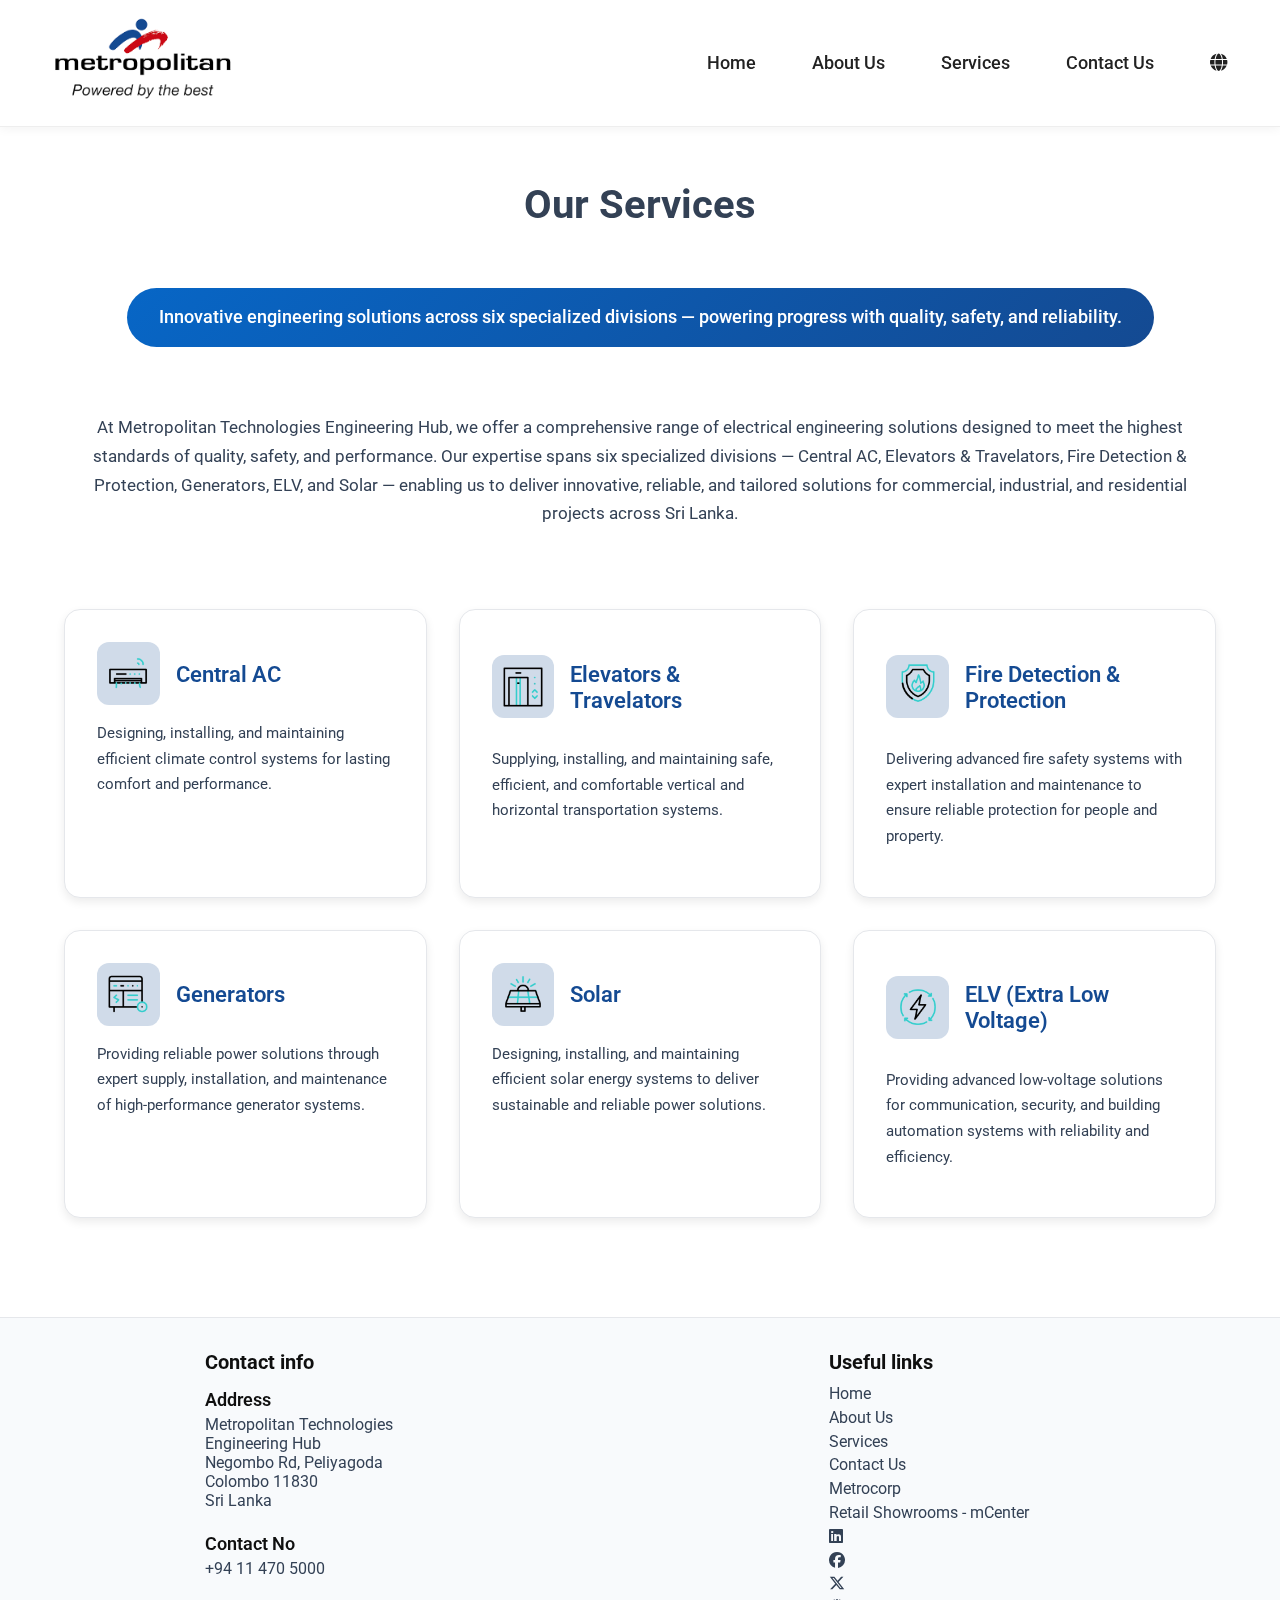
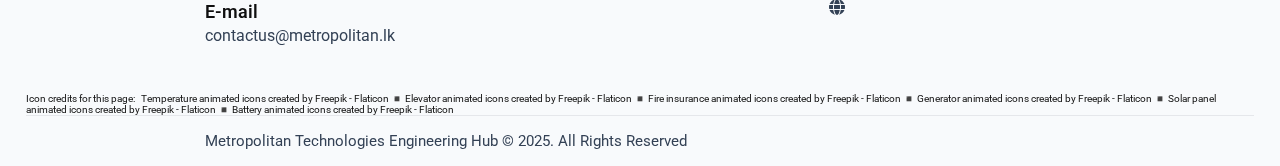
<file: services.html>
<!DOCTYPE html>
<html lang="en">
<head>
    <meta charset="UTF-8">
    <meta name="viewport" content="width=device-width, initial-scale=1.0">
    <title>Metropolitan Technologies</title>
    <link rel="stylesheet" href="./Assets/css/headerFooterStyles.css">
    <link rel="stylesheet" href="./Assets/css/servicesStyles.css">
    <script src="https://code.jquery.com/jquery-3.7.1.js" integrity="sha256-eKhayi8LEQwp4NKxN+CfCh+3qOVUtJn3QNZ0TciWLP4=" crossorigin="anonymous"></script>
    <link rel="stylesheet" href="https://cdnjs.cloudflare.com/ajax/libs/font-awesome/6.5.0/css/all.min.css">
    <link rel="icon" href="./Assets/Images/metro-favicon.svg" type="image/svg+xml">
</head>

<body>
    <header>
        <div class="container">
            <nav>
                <!-- Logo -->
                <a href="./index.html" class="logo">
                    <div class="logo-img"><img src="./Assets/Images/metrologo.png" alt="Logo"></div>
                </a>

                <!-- Hamburger Menu -->
                <div class="hamburger">
                    <span></span>
                    <span></span>
                    <span></span>
                </div>

                <!-- Navigation Links -->
                <div class="nav-links">
                    <a href="./index.html">Home</a>
                    <a href="./about.html">About Us</a>
                    <a href="./services.html">Services</a>
                    <a href="./contact.html">Contact Us</a>
                    <a href="https://metropolitan.lk/" target="_blank" aria-label="Website" id="official_site_nav"><i class="fas fa-globe"></i></a>
                </div>
            </nav>
        </div>
    </header>

<!-- Services Section Starts -->
    <!-- <section class="bodyContentContainer">
        <section class="servicesSection" id="servicesIntro">
            <div class="servicesIntroText">
                <h1>Our Services</h1>
                <div id="service_intro_tagline">
                    <p id="our_service_intro_tagline">Innovative engineering solutions across six specialized divisions — 
                        powering progress with quality, safety, and reliability.</p>
                </div>
                <div id="service_intro_para">
                    <p id="our_service_intro_text">At Metropolitan Technologies Engineering Hub, we offer a comprehensive range of 
                        electrical engineering solutions designed to meet the highest standards of quality, safety, and performance. 
                        Our expertise spans six specialized divisions — Central AC, Elevators & Travelators, Fire Detection & Protection, 
                        Generators, ELV, and Solar — enabling us to deliver innovative, reliable, and tailored solutions for commercial, 
                        industrial, and residential projects across Sri Lanka.</p>
                </div>
                <div></div>
                <div></div>
            </div>
        </section>
        
        

        <section class="servicesSection" id="services">
            <div id="mainServicesSplit">
                <div id="split1_centralAC" class="serviceSplit">
                    <div class="splitTopic">
                        <img src="./Assets/Images/icons/icon-ac.gif" alt="❄" id="icon-ac" class="serviceIcon">
                        <h2>Central AC</h2>
                    </div>
                    <p>Designing, installing, and maintaining efficient climate control systems for lasting comfort and performance.</p>
                </div>
                <div id="split2_elevators" class="serviceSplit">
                    <div class="splitTopic">
                        <img src="./Assets/Images/icons/icon-elevator.gif" alt="🔼" id="icon-lift" class="serviceIcon">
                        <h2>Elevators & Travelators</h2>
                    </div>
                    <p>Supplying, installing, and maintaining safe, efficient, and comfortable vertical and horizontal transportation systems.</p>
                </div>
                <div id="split3_fireProtection" class="serviceSplit">
                    <div class="splitTopic">
                        <img src="./Assets/Images/icons/icon-fire.gif" alt="🔥" id="icon-fire" class="serviceIcon">
                        <h2>Fire Detection & Protection</h2>
                    </div>
                    <p>Delivering advanced fire safety systems with expert installation and maintenance to ensure reliable protection for people and property.</p>
                </div>
                <div id="split4_generators" class="serviceSplit">
                    <div class="splitTopic">
                        <img src="./Assets/Images/icons/icon-generator.gif" alt="🔋" id="icon-gen" class="serviceIcon">
                        <h2>Generators</h2>
                    </div>
                    <p>Providing reliable power solutions through expert supply, installation, and maintenance of high-performance generator systems.</p>
                </div>
                <div id="split5_solar" class="serviceSplit">
                    <div class="splitTopic">
                        <img src="./Assets/Images/icons/icon-solar.gif" alt="☀" id="icon-solar" class="serviceIcon">
                        <h2>Solar</h2>
                    </div>
                    <p>Designing, installing, and maintaining efficient solar energy systems to deliver sustainable and reliable power solutions.</p>
                </div>
                <div id="split6_elv" class="serviceSplit">
                    <div class="splitTopic">
                        <img src="./Assets/Images/icons/icon-elv.gif" alt="🔋" id="icon-elv" class="serviceIcon">
                        <h2>ELV (Extra Low Voltage)</h2>
                    </div>
                    <p>Providing advanced low-voltage solutions for communication, security, and building automation systems with reliability and efficiency.</p>
                </div>
            </div>

        </section>
    </section> -->
    <section class="bodyContentContainer">
        <!-- Intro -->
        <section class="servicesSection" id="servicesIntro">
            <div class="servicesIntroText">
                <h1>Our Services</h1>
                <div id="service_intro_tagline">
                    <p id="our_service_intro_tagline">
                        Innovative engineering solutions across six specialized divisions — 
                        powering progress with quality, safety, and reliability.
                    </p>
                </div>
                <div id="service_intro_para">
                    <p id="our_service_intro_text">
                        At Metropolitan Technologies Engineering Hub, we offer a comprehensive range of 
                        electrical engineering solutions designed to meet the highest standards of quality, safety, and performance. 
                        Our expertise spans six specialized divisions — Central AC, Elevators & Travelators, Fire Detection & Protection, 
                        Generators, ELV, and Solar — enabling us to deliver innovative, reliable, and tailored solutions for commercial, 
                        industrial, and residential projects across Sri Lanka.
                    </p>
                </div>
            </div>
        </section>

        <!-- Service Cards -->
        <section class="servicesSection" id="services">
            <div id="mainServicesSplit">
                <div id="split1_centralAC" class="serviceSplit">
                    <div class="splitTopic">
                        <img src="./Assets/Images/icons/icon-ac.gif" alt="❄" class="serviceIcon">
                        <h2>Central AC</h2>
                    </div>
                    <p>Designing, installing, and maintaining efficient climate control systems for lasting comfort and performance.</p>
                </div>
                <div id="split2_elevators" class="serviceSplit">
                    <div class="splitTopic">
                        <img src="./Assets/Images/icons/icon-elevator.gif" alt="🔼" class="serviceIcon">
                        <h2>Elevators & Travelators</h2>
                    </div>
                    <p>Supplying, installing, and maintaining safe, efficient, and comfortable vertical and horizontal transportation systems.</p>
                </div>
                <div id="split3_fireProtection" class="serviceSplit">
                    <div class="splitTopic">
                        <img src="./Assets/Images/icons/icon-fire.gif" alt="🔥" class="serviceIcon">
                        <h2>Fire Detection & Protection</h2>
                    </div>
                    <p>Delivering advanced fire safety systems with expert installation and maintenance to ensure reliable protection for people and property.</p>
                </div>
                <div id="split4_generators" class="serviceSplit">
                    <div class="splitTopic">
                        <img src="./Assets/Images/icons/icon-generator.gif" alt="🔋" class="serviceIcon">
                        <h2>Generators</h2>
                    </div>
                    <p>Providing reliable power solutions through expert supply, installation, and maintenance of high-performance generator systems.</p>
                </div>
                <div id="split5_solar" class="serviceSplit">
                    <div class="splitTopic">
                        <img src="./Assets/Images/icons/icon-solar.gif" alt="☀" class="serviceIcon">
                        <h2>Solar</h2>
                    </div>
                    <p>Designing, installing, and maintaining efficient solar energy systems to deliver sustainable and reliable power solutions.</p>
                </div>
                <div id="split6_elv" class="serviceSplit">
                    <div class="splitTopic">
                        <img src="./Assets/Images/icons/icon-elv.gif" alt="🔌" class="serviceIcon">
                        <h2>ELV (Extra Low Voltage)</h2>
                    </div>
                    <p>Providing advanced low-voltage solutions for communication, security, and building automation systems with reliability and efficiency.</p>
                </div>
            </div>
        </section>
    </section>

    














    

<!-- Footer Starts -->
    <footer>
        <div class="container foot-grid">
            <div class="foot">
                <h4>Contact info</h4>
                <p><span class="contactTopic">Address</span><br>
                    <a>
                        Metropolitan Technologies Engineering Hub<br/>
                        Negombo Rd, Peliyagoda<br/>
                        Colombo 11830<br/>
                        Sri Lanka<br/><br>
                    </a>
                <span class="contactTopic">Contact No</span><br>
                <a href="tel:+94114705000">+94 11 470 5000</a><br>
                <span class="contactTopic">E-mail</span><br>
                <a href="mailto:contactus@metropolitan.lk">contactus@metropolitan.lk</a></p>
            </div>
            <div class="foot">
                <h4>Useful links</h4>
                <a href="./index.html">Home</a>
                <a href="./about.html">About Us</a>
                <a href="./services.html">Services</a>
                <a href="./contact.html">Contact Us</a>
                <a href="https://www.metrocorp.net/" target="_blank">Metrocorp</a>
                <a href="https://www.mcentre.lk/" target="_blank">Retail Showrooms - mCenter</a>

                <!-- ✅ Social media icons -->
                <div class="social-links">
                    <a href="https://www.linkedin.com/" target="_blank" aria-label="LinkedIn">
                        <i class="fab fa-linkedin"></i>
                    </a>
                    <a href="https://www.facebook.com/" target="_blank" aria-label="Facebook">
                        <i class="fab fa-facebook"></i>
                    </a>
                    <a href="https://www.tiktok.com/" target="_blank" aria-label="TikTok">
                        <i class="fa-brands fa-x-twitter"></i>
                    </a>
                    <a href="https://metropolitan.lk/" target="_blank" aria-label="Website">
                        <i class="fas fa-globe"></i>
                    </a>
                </div>
            </div>
        </div>
            <div id="iconCreditsContainer" class="iconCreditsContainer">
                <label>Icon credits for this page:</label>&nbsp;&nbsp;
                <a href="https://www.flaticon.com/free-animated-icons/temperature" title="temperature animated icons">Temperature animated icons created by Freepik - Flaticon</a><label> ◾</label>
                <a href="https://www.flaticon.com/free-animated-icons/elevator" title="elevator animated icons">Elevator animated icons created by Freepik - Flaticon</a><label> ◾</label>
                <a href="https://www.flaticon.com/free-animated-icons/fire-insurance" title="fire insurance animated icons">Fire insurance animated icons created by Freepik - Flaticon</a><label> ◾</label>
                <a href="https://www.flaticon.com/free-animated-icons/generator" title="generator animated icons">Generator animated icons created by Freepik - Flaticon</a><label> ◾</label>
                <a href="https://www.flaticon.com/free-animated-icons/solar-panel" title="solar panel animated icons">Solar panel animated icons created by Freepik - Flaticon</a><label> ◾</label>
                <a href="https://www.flaticon.com/free-animated-icons/battery" title="battery animated icons">Battery animated icons created by Freepik - Flaticon</a>
            </div>
        <div class="container copyright">Metropolitan Technologies Engineering Hub © 2025. All Rights Reserved</div>
    </footer>
<!-- Footer Ends -->

    <script src="./Assets/js/commonScript.js"></script>
    <!-- <script src="./Assets/js/servicesScript.js"></script> -->
    <script src="./Assets/js/commonServiceDepartmentScript.js"></script>
 
</body>
</html>
</file>
<file: Assets/css/headerFooterStyles.css>
@import url('https://fonts.googleapis.com/css2?family=Roboto:ital,wght@0,100..900;1,100..900&display=swap');

/* Fonts */
/* .istok-web-regular {
  font-family: "Istok Web", sans-serif;
  font-weight: 400;
  font-style: normal;
}

.istok-web-bold {
  font-family: "Istok Web", sans-serif;
  font-weight: 700;
  font-style: normal;
}

.istok-web-regular-italic {
  font-family: "Istok Web", sans-serif;
  font-weight: 400;
  font-style: italic;
}

.istok-web-bold-italic {
  font-family: "Istok Web", sans-serif;
  font-weight: 700;
  font-style: italic;
} */


:root{
    --bg: #fff;
    --fontInk: #0f0f0f;
    --primaryBlue:#144A92;
    --primaryRed:#CB0816;
    --lightSweetPoint:#e5e7eb;
    --ink2:#334155;
}

html{
    scroll-behavior: smooth;
}

body{
    background: var(--bg);
    color: var(--fontInk);
    margin: 0;
    /* font-family: "Roboto", sans-serif; */
    font-family: "Roboto", sans-serif;
    font-optical-sizing: auto;
}

a{
    text-decoration: none;
    color: inherit;
}
/* Nav Bar Styles Starts */

/* header{
    top: 0;
    position: sticky;
    background-color: rgba(255, 255, 255, .6);
    backdrop-filter: blur(10px) saturate(170%);
    padding-top: 1rem;
    padding-bottom: 1rem;
    padding-right: 2.8rem;
    padding-left: 2.8rem;
    border-bottom: var(--lightSweetPoint) 1px solid;
    z-index: 100;
}

nav{
    display: flex;
    flex-direction: row;
    align-items: center;
    justify-content: space-between;
}

.logo-img img{
    height: 10vh;
    width: auto;
}

.nav-links{
    display: flex;
    align-items: center;
    gap: 2rem;
}

.nav-links a{
    padding: 11px;
    border-radius: 0px 20px 0px 20px;
    transition: .5s;
    font-size: 1.1rem;
}

.nav-links a:hover{
    background-color: var(--primaryBlue);
    transition: .5s;
    color: white;
} */





/* *************************************************************************************** */
/* Header with glassmorphism */
header {
    position: sticky;
    top: 0;
    background: rgba(255, 255, 255, .8);
    backdrop-filter: blur(12px) saturate(180%);
    padding: 1rem 2.5rem;
    border-bottom: 1px solid rgba(200, 200, 200, 0.3);
    z-index: 100000;
    box-shadow: 0 2px 10px rgba(0,0,0,0.05);
}

/* Nav layout */
nav {
    display: flex;
    justify-content: space-between;
    align-items: center;
}

/* Logo */
.logo-img img {
    height: 10vh;
    width: auto;
    transition: transform 0.3s ease, filter 0.3s ease;
}

.logo-img img:hover {
    transform: scale(1.02);
    filter: drop-shadow(0 2px 6px rgba(0,0,0,0.2));
}

/* Nav links */
.nav-links {
    display: flex;
    align-items: center;
    gap: 2rem;
}

.nav-links a {
    position: relative;
    padding: 8px 12px;
    font-size: 1.1rem;
    font-weight: 500;
    color: #222;
    text-decoration: none;
    transition: all 0.3s ease;
}

/* Smooth underline hover */
.nav-links a::after {
    content: '';
    position: absolute;
    left: 0;
    bottom: 0;
    height: 2px;
    width: 0%;
    /* background-color: #0077ff; */
    background-color: var(--primaryBlue);
    border-radius: 2px;
    transition: width 0.3s ease;
}

.nav-links a:hover::after {
    width: 100%;
}

.nav-links a:hover {
    transform: translateY(-2px);
    /* color: #0077ff; */
    color: var(--primaryBlue);
}

/* Hamburger */
.hamburger {
    display: none;
    flex-direction: column;
    cursor: pointer;
    gap: 5px;
    transition: all 0.3s ease;
}

.hamburger span {
    width: 28px;
    height: 3px;
    background: #222;
    border-radius: 3px;
    transition: all 0.4s ease;
}

/* Hamburger open animation */
.hamburger.open span:nth-child(1) {
    z-index: 100;
    transform: rotate(45deg) translate(5px, 6px);
}
.hamburger.open span:nth-child(2) {
    z-index: 100;
    opacity: 0;
}
.hamburger.open span:nth-child(3) {
    z-index: 100;
    transform: rotate(-45deg) translate(6px, -6px);
}

/* Mobile responsive */
@media (max-width: 768px) {
    .nav-links {
        position: fixed;
        top: 0;
        right: -100%;
        height: 100vh;
        width: 250px;
        background: rgba(255, 255, 255, 0.985);
        backdrop-filter: blur(18px) saturate(180%);
        flex-direction: column;
        justify-content: center;
        align-items: flex-start;
        padding: 3rem 2rem;
        gap: 1.5rem;
        box-shadow: -4px 0 20px rgba(0,0,0,0.1);
        transition: right 0.4s ease-in-out;
    }

    .nav-links.active {
        right: 0;
    }

    .hamburger {
        display: flex;
        z-index: 100100;
    }

    .nav-links a {
        font-size: 1.2rem;
        /* width: 100%; */
        width: 215px;
        padding: 14px 18px;
    }
}

/* *************************************************************************************** */












/* Nav Bar Styles Ends */













/* .left-right-divider{
    width: 50vw;
    align-items: center;
    display: flex;
    justify-content: center;
}

#hero_visual{
    display: flex;
    flex-direction: column;
}
#hero_visual img{
    width: 30vw;
} */





















/* Footer */
footer{
    position: relative;
    background:#F8FAFC;
    border-top: var(--lightSweetPoint) 1px solid;
    margin-top: 2rem;
    bottom: 0;
    padding-left: 2vw;
    padding-right: 2vw;
}
.foot{
    padding-left: 14vw;
    padding-right: 14vw;
}
.foot-grid{
    display: grid;
    grid-template-columns: 1fr 1fr;
    gap: 1.25rem;
    padding: 2rem 0
}
.foot h4{
    margin: 0 0 .6rem;
    font-size: 1.25rem;
}
.foot a{
    display: block;
    color: var(--ink2);
    margin: .3rem 0
}
.copyright{
    border-top: 1px solid var(--lightSweetPoint);
    padding: 1rem 0;
    color: var(--ink2);
    font-size: .95rem;
    padding-left: 14vw;
    padding-right: 14vw;
}
.contactTopic{
    font-weight: 600;
    font-size: 1.1rem;
}
.iconCreditsContainer{
    font-size: .6rem;
}
@media (max-width: 720px){
    .foot-grid{
        grid-template-columns:1fr
    }
    .foot{
        font-size: .92rem;
    }
}
</file>
<file: Assets/css/heroStyles.css>
:root{
    --bg: #fff;
    --fontInk: #0f0f0f;
    --primaryBlue:#144A92;
    --secondaryBlue:#144a9233;
    --primaryRed:#CB0816;
    --secondaryRed:#CB081633;
    --lightSweetPoint:#e5e7eb;
    --ink2:#334155;
    --primaryBgGradient: linear-gradient(to right, var(--primaryBlue), var(--primaryRed));
    --secondaryBgGradient: linear-gradient(to right, var(--secondaryBlue), var(--secondaryRed));
    --bgGradient2: linear-gradient(to left, var(--primaryBlue), #0660b9);
    --bgGradient3 : linear-gradient(to left, var(--lightSweetPoint), #eef1f6);
}

#hero{
    display: flex;
    /* height: 80vh; */
    /* margin-top: -8vh; */
}

.left-right-divider{
    display: grid;
    grid-template-columns: repeat(2, 1fr);
}

.lr-section{
    /* width: 45vw; */
    align-items: left;
    justify-content: center;
    /* padding-left: 2vw;
    padding-right: 2vw; */
    /* display: flex; */
    flex-direction: column;
    gap: 3vh;
}

#leftHero{
    padding: 6vh 2vw 6vh 7vw;
}

#rightHero{
    padding: 10vh 2vw 10vh 2vw;
    display: flex;
    align-items: center;
    justify-content: center;
}
#rightHero img{
    /* border-radius: 20px; */
    width: 45vw;
    height: auto;
    /* box-shadow: 0 4px 6px rgba(0, 0, 0, 0.1); */
}

#heroButtonContainer{
    margin-top: 6vh;
    display: flex;
    flex-direction: row;
    gap: 1.9vw;
}
#leftHero button{
    padding: 12px;
    font-size: 1.2rem;
    /* border: .5px solid var(--lightSweetPoint); */
    border-color: transparent;
    border-radius: 10px;
    font-weight: bold;
    cursor: pointer;
}
#explore_btn{
    color: white;
    background: var(--bgGradient2);
}
#whyUs_btn{
    color: var(--primaryBlue);
    background: var(--bgGradient3);
}

#miniHeading{
    color: var(--primaryBlue);
    display: inline-block;
    font-weight: 500;
    font-size: 1.2rem;
    background: var(--bgGradient2);
    color: white;
    /* background-color: var(--secondaryBlue); */
    padding: 1.4vh 1.1vw;
    border-radius: 50px;
    /* width: 100%; */
}

#mainHeading{
    display: flex;
    flex-direction: column;
    margin-bottom: 5vh;
    font-size: 3.8rem;
    margin-top: 1vh;
}

#subPara{
    margin-bottom: 6vh;
    font-size: 1.3rem;
}

#ourVision-simple{
    color: var(--primaryBlue);
    background: linear-gradient(to right, var(--secondaryBlue), var(--secondaryRed));
    /* background-color: var(--secondaryBlue); */
    padding: 2vh 2vw 2vh 2vw;
    border-radius: 50px;
}
#ourVision-simple span{
    color: var(--fontInk);
}


@media screen and (max-width: 1370px) {
    #leftHero{
        padding: 6vh 2vw 10vh 7vw;
    }
    #leftHero h1{
        scale: 0.95;
        margin-left: -1rem;
    }
    #rightHero img{
        width: 40vw;
    }
}
@media screen and (max-width: 1205px) {
    #leftHero{
        padding: 6vh 2vw 10vh 7vw;
        scale: 0.89;
    }
    #rightHero img{
        width: 40vw;
    }
}
@media screen and (max-width: 1170px) {
    #leftHero h1{
        scale: 0.89;
        margin-left: -2rem;
    }
    #rightHero img{
        width: 40vw;
    }
}
@media screen and (max-width: 1000px) {
    .left-right-divider{
        /* flex-direction: column; */
        grid-template-columns: 1fr;
    }
    #leftHero, #rightHero{
        padding: 1vh 2vw;
    }
    #leftHero h1{
        scale: 1;
        margin-left: 0rem;
    }
    #rightHero{
        margin-top: -.5rem;
    }
    #rightHero img{
        width: 76vw;
    }
}

@media screen and (max-width: 500px){
    #mainHeading{
        font-size: 3.4rem;
    }
    #subPara{
        font-size: 1.2rem;
    }
    #ourVision-simple{
        font-size: 0.9rem;
        padding: 2vh 3vw;
    }
}
</file>
<file: Assets/css/aboutStyles.css>
:root{
    --bg: #fff;
    --fontInk: #0f0f0f;
    --primaryBlue:#144A92;
    --secondaryBlue:#144a9233;
    --primaryRed:#CB0816;
    --lightSweetPoint:#e5e7eb;
    --ink2:#334155;
}

/* .lifted {
  box-shadow: 0 4px 6px rgba(0, 0, 0, 0.1);
  transition: box-shadow 0.3s ease, transform 0.3s ease;
}
.lifted:hover {
  box-shadow: 0 10px 15px rgba(0, 0, 0, 0.2);
  transform: translateY(-3px);
} */


/* ABOUT INTRO SECTION STYLES STARTS */
/* ************************** */
/* .bodyContentContainer{
    padding: 3vh 5vw;
    font-size: 1.05rem;
}

.left-right-divider{
    display: flex;
    flex-direction: row;
    gap: 5vw;
}

#about_intro_para{
    border: 1px solid var(--lightSweetPoint);
    border-radius: 20px;
    padding: 10px 25px;
    box-shadow: 0 4px 6px rgba(0, 0, 0, 0.1);
}

#right_about_visual img{
    width: 30vw;
    height: auto;
    border-radius: 20px;
    box-shadow: 0 4px 6px rgba(0, 0, 0, 0.1);
}

#left_about_intro h1{
    margin-left: .2rem;
}

#aboutUsIntro{
    padding-bottom: 11vh;
    border-bottom: var(--lightSweetPoint) 1px solid;
} */





/* General About Section */
.aboutUsSection {
    padding: 5vh 0vw;
    /* background: #f9f9f9; */
}

.aboutContainer {
    margin: 0rem 5rem;
}

.left-right-divider {
    display: flex;
    gap: 5vw;
    align-items: center;
    justify-content: space-between;
    flex-wrap: wrap;
}

/* Left Section */
#left_about_intro {
    flex: 1 1 45%;
}

#left_about_intro h1 {
    font-size: 2.5rem;
    /* color: var(--primaryBlue); */
    margin-bottom: 1.5rem;
    padding-left: .5rem;
}

#about_intro_para {
    border: 1px solid var(--lightSweetPoint);
    border-radius: 20px;
    padding: 25px;
    box-shadow: 0 10px 25px rgba(0,0,0,0.08);
    background: rgba(255,255,255,0.9);
    line-height: 1.7;
    font-size: 1rem;
    color: var(--ink2);
    transition: transform 0.3s ease, box-shadow 0.3s ease;
    text-align: justify;
}

#about_intro_para:hover {
    transform: translateY(-5px);
    box-shadow: 0 15px 30px rgba(0,0,0,0.12);
}

/* Right Section */
#right_about_visual {
    /* flex: 1 1 45%; */
    display: flex;
    justify-content: center;
    align-items: center;
}

#right_about_visual img {
    width: 100%;
    max-width: 450px;
    height: auto;
    border-radius: 20px;
    box-shadow: 0 10px 25px rgba(0,0,0,0.08);
    transition: transform 0.4s ease, box-shadow 0.4s ease;
}

#right_about_visual img:hover {
    transform: scale(1.03);
    box-shadow: 0 15px 30px rgba(0,0,0,0.15);
}

/* Responsive Styles */
@media (max-width: 1024px) {
    .left-right-divider {
        gap: 3vw;
    }
}

/* @media (max-width: 768px) { */
@media (max-width: 1066px) {
    .left-right-divider {
        flex-direction: column-reverse;
        gap: 1rem;
    }
    .aboutContainer {
        margin: 0rem .7rem;
    }

    #left_about_intro, #right_about_visual {
        flex: 1 1 100%;
    }

    #left_about_intro h1 {
        font-size: 2rem;
    }

    #about_intro_para {
        font-size: 0.95rem;
        padding: 20px;
    }

    #right_about_visual img {
        max-width: 100%;
    }
}

/* Section bottom border and spacing */
#aboutUsIntro {
    border-bottom: 1px solid var(--lightSweetPoint);
    padding-bottom: 10vh;
}







/* ABOUT INTRO SECTION STYLES ENDS */


/* SECTION 2 STYLES STARTS */
/* **************** */
/* About Us Policy Section */
#aboutUsPolicy {
    /* padding-top: 12vh; */
    padding: 6vh 5vw;
    background: #f9f9f9;
    margin-bottom: -2rem;
}

/* Tabs Container */
#topicContainer {
    display: flex;
    justify-content: center;
    margin-bottom: 2rem;
}

.topics {
    display: flex;
    gap: 1.2rem;
    font-weight: 600;
}

.topics span {
    padding: 1.1rem 2rem;
    border-radius: 50px;
    cursor: pointer;
    transition: all 0.3s ease;
    background-color: transparent;
    border: 1px solid var(--lightSweetPoint);
    color: var(--primaryBlue);
    font-size: 1rem;
}

.topics span:hover {
    background-color: var(--secondaryBlue);
    color: var(--ink2);
}

.topics span.active {
    background-color: var(--primaryBlue);
    color: white;
    box-shadow: 0 5px 15px rgba(0,0,0,0.15);
}

/* Tab Content Cards */
.splits {
    padding: 3rem;
    border-radius: 20px;
    box-shadow: 0 10px 25px rgba(0,0,0,0.08);
    background-color: white;
    display: none;
    transition: all 0.5s ease;
}

/* Show active tab with fade */
.splits.show {
    display: block;
    animation: fadeIn 0.5s ease;
}
#split3_promise .split_main_topic{
    display: flex;
    flex-direction: column;
    align-items: center;
}
#split3_promise .split_main_topic img{
    width: 25rem;
    height: auto;
}

@keyframes fadeIn {
    from {opacity: 0; transform: translateY(10px);}
    to {opacity: 1; transform: translateY(0);}
}

/* Headings */
.split_main_topic h2 {
    color: var(--primaryBlue);
    text-align: center;
    margin-bottom: 2rem;
}

/* Tick-list styling */
.tick-list {
    list-style: none;
    padding: 0;
    margin: 0;
}

#servicePoints p{
    margin-top: -1.2rem;
}

.tick-list li {
    position: relative;
    padding-left: 2.5rem;
    margin-bottom: 1rem;
    padding-bottom: .2rem;
}

.tick-list li::before {
    content: "✔";
    position: absolute;
    left: 0;
    top: 0;
    color: var(--primaryBlue);
    font-weight: bold;
}
#noneOl{
    list-style-type: none;
}

/* Promise split sections */
#left_right_split {
    display: flex;
    gap: 2rem;
    flex-wrap: wrap;
}

.lrSplit {
    flex: 1 1 48%;
}

#promisePoints p, .tick-list p {
    line-height: 1.8rem;
    font-size: 1rem;
    color: var(--ink2);
    text-align: justify;
}

/* View more button */
#viewMoreServices_btn {
    display: flex;
    justify-content: center;
    margin-top: 3rem;
}

#viewMoreServices_btn button {
    padding: 1rem 2rem;
    border-radius: 50px;
    font-size: 1.04rem;
    background-color: var(--primaryBlue);
    color: white;
    border: none;
    cursor: pointer;
    transition: all 0.3s ease;
    font-weight: bold;
}

#viewMoreServices_btn button:hover {
    background-color: var(--secondaryBlue);
    color: var(--ink2);
    transform: translateY(-2px);
}

/* Responsive */
@media (max-width: 1066px) {
    p, #promisePoints p, .tick-list p {
        font-size: .92rem;
    }
}


@media (max-width: 1024px) {
    #left_right_split {
        flex-direction: column;
        gap: 0;
    }
    .lrSplit {
        flex: 1 1 100%;
    }
    #promiseRight{
        margin-top: -1rem;
    }
    #split3_promise .split_main_topic img{
        width: 20rem;
        height: auto;
    }
}

@media (max-width: 768px) {
    #aboutUsPolicy {
        padding: 6vh 0;
    }
    .topics {
        flex-direction: column;
        gap: 0.5rem;
        align-items: center;
    }
    .topics span {
        padding: 0.7rem 1.5rem;
        font-size: 0.95rem;
    }
    .splits {
        padding: 2rem;
    }
}
@media (max-width: 500px){
    #split3_promise .split_main_topic img{
        width: 16rem;
        height: auto;
    }
}


/* @media (max-width: 760px) {
    #left_right_split{
        flex-direction: column;
    }
    .lrSplit{
        width: 100%;
    }
} */

/* SECTION 2 STYLES ENDS */
</file>
<file: Assets/css/contactStyles.css>
:root{
    --primary: #0B5ED7;
    --primary-600: #0A53BE;
    --accent: #E53935;
    --bg: #ffffff;
    --ink: #0F172A;
    --ink-2: #334155;
    --border: #E5E7EB;
    --lightSweetPoint:#e5e7eb;
    --radius: 16px;
    --shadow: 0 6px 20px rgba(13, 71, 161, .08);
    --primaryBlue:#144A92;
    --secondaryBlue:#144a9233;
    --primaryRed:#CB0816;
    --secondaryRed:#CB081633;
    --bgGradient2: linear-gradient(315deg, var(--primaryBlue), #0766c6);
    --ink3: #757575;
    --boxShadow: 0 4px 6px rgba(0, 0, 0, 0.1);
}


.bodyContentContainer{
    font-size: 1.05rem;
    padding: 3vh 5vw;
    margin-bottom: 8vh;
}
/* section{
    padding: 4rem 0;
} */
.lr-split-container{
    display: grid;
    /* grid-template-columns: repeat(2, 1fr); */
    gap: 3vw;
}
/* .lr-split{
    width: 45vw;
} */
h1{
    font-size: 2.2rem;
    margin-bottom: 1rem;
}
.lead{
    color: var(--ink-2);
    margin-bottom: 2rem;
}


/* #contact-form{
    width: 100%;
} */

/* .row input{
    width: 25%;
} */

/* CONTACT FORM STYLES STARTS */
/* #contactFormContainer{
    border: 1px solid var(--lightSweetPoint);
    border-radius: 10px;
    padding: 1.5rem;
    box-shadow: var(--boxShadow);
}
.row{
    display: grid;
    grid-template-columns: repeat(2, 1fr);
    gap: 2rem;
    padding-bottom: 2rem;
}
::placeholder{
    font-size: 1.1rem;
}
.row input{
    border-radius: 5px;
    border: 2px solid var(--lightSweetPoint);
    padding: 1.2rem;
    font-size: 1.05rem;
}
#textareaContainer{
    display: grid;
    grid-template-columns: 1fr;
}
textarea{
    padding: 1.2rem;
    border: 2px solid var(--lightSweetPoint);
    border-radius: 5px;
    padding-bottom: 8rem;
    font-size: 1.05rem;
    font-family: "Roboto", sans-serif;
}

#submitContainer{
    margin-top: 1rem;
    display: flex;
    flex-direction: row;
    align-items: center;
    gap: 1rem
}

#submit_btn{
    padding: .8rem;
    color: white;
    background: var(--bgGradient2);
    border-radius: 8px;
    border: transparent;
    font-weight: 480;
    font-size: 1.1rem;
    cursor: pointer;
}

#we_will_reach_msg{
    color: var(--ink3);
    font-size: 1.05rem;
    cursor: default;
} */


#contactFormContainer {
    border: 1px solid var(--lightSweetPoint);
    border-radius: 10px;
    padding: 1.5rem;
    box-shadow: var(--boxShadow);
    background: #fff;
    /* max-width: 800px; */
    margin: auto;
}

/* Input rows */
.row {
    display: grid;
    grid-template-columns: repeat(2, 1fr);
    gap: 2rem;
    padding-bottom: 2rem;
}

::placeholder {
    font-size: 1.05rem;
    color: #9ca3af;
}

.row input {
    border-radius: 8px;
    border: 2px solid var(--lightSweetPoint);
    padding: 1rem;
    font-size: 1rem;
    transition: border-color 0.3s ease, box-shadow 0.3s ease;
}

.row input:focus,
textarea:focus {
    border-color: var(--primaryBlue);
    box-shadow: 0 0 0 3px rgba(20, 74, 146, 0.15);
    outline: none;
}

/* Textarea */
#textareaContainer {
    display: grid;
    grid-template-columns: 1fr;
    margin-bottom: .8rem;
}
textarea {
    padding: 1.2rem;
    border: 2px solid var(--lightSweetPoint);
    border-radius: 8px;
    min-height: 150px;
    font-size: 1rem;
    font-family: "Roboto", sans-serif;
    resize: vertical;
}

/* Submit + message */
#submitContainer {
    margin-top: 1rem;
    display: flex;
    flex-wrap: wrap;
    align-items: center;
    gap: 1rem;
}

#submit_btn {
    padding: 0.9rem 1.6rem;
    color: white;
    background: var(--bgGradient2);
    border-radius: 8px;
    border: transparent;
    font-weight: 600;
    font-size: 1.1rem;
    cursor: pointer;
    transition: background 0.3s ease, transform 0.2s ease;
}
#submit_btn:hover {
    transform: translateY(-2px);
    background: linear-gradient(to right, #0f3c77, #b50712); /* darker hover */
}

#we_will_reach_msg {
    color: var(--ink3);
    font-size: 1rem;
    cursor: default;
}

/* ✅ RESPONSIVE BREAKPOINTS */
@media (max-width: 992px) {
    #contactFormContainer {
        padding: 1rem;
    }
    .row {
        gap: 1rem;
    }
}

@media (max-width: 768px) {
    .row {
        grid-template-columns: 1fr; /* Stack inputs vertically */
    }

    #submitContainer {
        flex-direction: column;
        align-items: flex-start;
    }

    #submit_btn {
        width: 100%;
        text-align: center;
    }
}

@media (max-width: 480px) {
    #contactFormContainer {
        padding: 1rem;
    }
    input, textarea {
        font-size: 0.95rem;
        padding: 0.9rem;
    }
    #submit_btn {
        font-size: 1rem;
    }
}



/* CONTACT FORM STYLES ENDS */



#hrDiv{
    margin: 2rem 0;
    border-bottom: 1px solid var(--ink3);
}


/* ================= MAP STYLES STARTS ================= */

#addressContent {
    display: grid;
    grid-template-columns: 1fr 2fr;
    gap: 2rem;
    align-items: start;
    margin-top: 2rem;
}

/* Address info */
#addressInfo {
    font-size: 1.1rem;
    line-height: 1.6;
}
#addressInfo p {
    margin-bottom: 1rem;
}
#addressInfo a {
    color: var(--primaryBlue, #144a92);
    text-decoration: none;
    transition: color 0.3s ease;
}
#addressInfo a:hover {
    color: #0f3c77;
    text-decoration: underline;
}

/* Map styles */
.mapouter {
    position: relative;
    text-align: right;
    width: 100%;
    height: 100%;
    min-height: 350px;
}
.gmap_canvas {
    overflow: hidden;
    background: none !important;
    width: 100%;
    height: 100%;
    border-radius: 10px;
    box-shadow: var(--boxShadow, 0 2px 8px rgba(0,0,0,0.15));
}
.gmap_canvas iframe {
    width: 100%;
    height: 100%;
    border: none;
}
.gme-generated-link {
    display: none !important;
}

/* ✅ RESPONSIVENESS */
@media (max-width: 992px) {
    #addressContent {
        grid-template-columns: 1fr; /* stack on smaller screens */
        gap: 1.5rem;
    }

    #addressInfo {
        text-align: center;
    }
    #addressInfo p {
        margin-bottom: 0.8rem;
    }
}

@media (max-width: 600px) {
    #addressInfo {
        font-size: 1rem;
    }
    .mapouter {
        min-height: 280px;
    }
}


/* ================= MAP STYLES ENDS ================= */


@media(max-width: 1080px){
    #addressContent{
        grid-template-columns: 1fr 1.6fr;
    }
}
@media(max-width: 930px){
    #addressContent{
        grid-template-columns: 1fr;
    }
}


/* FAQ SECTION */

/* FAQ Accordion */
/* ================= Highlight Box ================= */
.highlight_box {
    margin: 6vh 0;
    padding: 2rem;
    background: #f9fafb;
    border-radius: 16px;
    box-shadow: var(--boxShadow);
}
.highlight_box h2 {
    margin-bottom: 1rem;
}
.highlight_box_description {
    margin-bottom: 1.5rem;
    color: var(--ink2);
}
/* FAQ Section */
.faq-accordion {
    width: 100%;
    margin: 0 auto;
}

.faq-item {
    border: 1px solid #E5E7EB;
    border-radius: 12px;
    margin: 1.5rem 0;
    background: #fff;
    box-shadow: 0 4px 10px rgba(0,0,0,.05);
    overflow: hidden;
    transition: all 0.3s ease;
    cursor: pointer;
}

.faq-item:hover {
    transform: translateY(-3px);
    box-shadow: 0 10px 15px rgba(0,0,0,0.2);
}

.faq-question {
    padding: 1.5rem 1.8rem;
    font-weight: 600;
    font-size: 1.1rem;
    display: flex;
    justify-content: space-between;
    align-items: center;
    background: #F8FAFC;
    transition: background .3s ease;
}

.faq-question:hover {
    background: #EEF2FF;
}

.faq-icon {
    font-size: 1.2rem;
    transition: transform .3s ease, color .3s ease;
}

.faq-item.active .faq-icon {
    transform: rotate(45deg);
    color: var(--primaryBlue);
}

.faq-answer {
    display: none;
    background: #F9FAFB;
    padding: 1rem 1.8rem;
    color: #475569;
    transition: all 0.3s ease;
}

.faq-item.active .faq-answer {
    display: block;
}






/* 
#contactFromContainer{
    background: #fff;
    border-radius: var(--radius);
    border: 1px solid var(--border);
    padding: 2rem;
    box-shadow: var(--shadow);

}

form .row{
    display: grid;
    grid-template-columns: 1fr 1fr;
    gap: 1.9vw;
    margin-bottom: 1rem;
}
form input, form textarea{
    padding: .85rem 1rem;
    border: 1px solid var(--border);
    border-radius: 12px;
    font-family: inherit;
    font-size: 1rem;
}
form textarea{
    width: 37.4vw;
    min-height:160px;
    resize:vertical;
}
form button{
    background: var(--primary);
    color: #fff;
    border: none;
    padding: .85rem 1.2rem;
    border-radius: 12px;
    font-weight: 700;
    cursor: pointer;
    transition: all .2s ease;
}
form button:hover{
    background:var(--primary-600);
}
.contact-info{
    background:#f8f9fa;
    border:1px solid var(--border);
    border-radius:var(--radius);
    padding:2rem;
    box-shadow: var(--shadow);
    display:flex;
    flex-direction:column;
    gap:1rem;
}
.contact-info h2{
    margin-top: 0;
}
.contact-info p{
    margin: .25rem 0;
} */
</file>
<file: Assets/css/departmentStyles.css>
:root{
    --bg: #fff;
    --fontInk: #0f0f0f;
    --primaryBlue:#144A92;
    --secondaryBlue:#144a9233;
    --primaryRed:#CB0816;
    --secondaryRed: #CB081633;
    --lightSweetPoint:#e5e7eb;
    --ink2:#334155;
    --boxShadow: 0 4px 6px rgba(0, 0, 0, 0.1);
    --primaryBgGradient: linear-gradient(to right, var(--primaryBlue), var(--primaryRed));
    --secondaryBgGradient: linear-gradient(to right, var(--secondaryBlue), var(--secondaryRed));
    --bgGradient2: linear-gradient(to left, var(--primaryBlue), #0660b9);
    --bgGradient3: linear-gradient(to left, var(--secondaryBlue), #829dbb);
    --belt-height: 120px;
    --gap: 20px; 
    --duration: 20s;
}


.MainServiceSection.active{
    display:block
}
/* #Elevators{
    display: none;
} */

.acDivision, .department_tab_container{
    padding: 2vh 5vw;
    font-size: 1.05rem;
}


/* DEPARTMENT TAB STARTS */
.department_tab_container {
    display: flex;
    justify-content: center;
    flex-wrap: wrap;
    gap: 1rem;
    padding: 2rem 1rem;
    border-bottom: 2px solid var(--lightSweetPoint);
}

.department_tab {
    border: 1px solid var(--lightSweetPoint);
    padding: 0.8rem 1.5rem;
    border-radius: 30px;
    font-size: 1rem;
    font-weight: 500;
    color: var(--ink2);
    cursor: pointer;
    transition: all 0.3s ease;
    position: relative;
}

.department_tab:hover {
    color: var(--primaryBlue);
    background: var(--secondaryBlue);
    border-color: transparent;
}

.department_tab.active {
    color: #fff;
    background: var(--bgGradient2);
    font-weight: 600;
    box-shadow: 0 4px 10px rgba(0,0,0,0.15);
    transform: translateY(-2px);
    border-color: transparent;
}

/* Mobile-friendly */
@media (max-width: 768px) {
    .department_tab_container {
        justify-content: left;
        flex-wrap: nowrap;
        overflow-x: auto;
        scrollbar-width: thin;
        scrollbar-color: var(--primaryBlue) transparent;
    }
    .department_tab_container::-webkit-scrollbar {
        height: 6px;
    }
    .department_tab_container::-webkit-scrollbar-thumb {
        background: var(--primaryBlue);
        border-radius: 10px;
    }
    .department_tab {
        flex: 0 0 auto;
    }
}


/* DEPARTMENT TAB ENDS */

/* DIVISION CONTENT STYLES STARTS */

/* ================= Division Intro ================= */
#acDivisionIntro h1 {
    margin-left: .2rem;
}

.miniHeading {
    /* color: var(--primaryBlue); */
    color: white;
    display: inline-block;
    font-weight: 500;
    font-size: 1rem;
    background: var(--bgGradient2);
    padding: 1vh 1vw;
    border-radius: 50px;
    margin-bottom: 3vh;
}

#quoteHeading {
    text-align: center;
    margin-top: 3vh;
    font-style: italic;
    font-weight: 500;
    color: var(--ink2);
}

/* ================= Division Image ================= */
.divisionImageContainer {
    width: 100%;
    height: 40vh;
    background-size: cover;
    background-repeat: no-repeat;
    background-position: center;
    background-attachment: local;
    border-radius: 12px;
    margin: 2rem 0;
    box-shadow: var(--boxShadow);
}
#acDivisionImage {
    background-image: url('../Images/division-ac.png');
}
#elDivisionImage {
    background-image: url('../Images/division-el.png');
}
#fireDivisionImage {
    background-image: url('../Images/division-fire.png');
}
#gnDivisionImage {
    background-image: url('../Images/division-el.png');
}
#soDivisionImage {
    background-image: url('../Images/division-el.png');
}
#elvDivisionImage {
    background-image: url('../Images/division-el.png');
}

/* ================= What Services ================= */
#what_services {
    display: grid;
    grid-template-columns: repeat(2, 1fr);
    gap: 3vw;
    margin: 2rem 0;
}
.what_services_card {
    padding: 1.5rem;
    border: 1px solid var(--lightSweetPoint);
    border-radius: 16px;
    box-shadow: var(--boxShadow);
    transition: all 0.3s ease;
    background: white;
}
.what_services_card:hover {
    transform: translateY(-5px);
    box-shadow: 0 12px 20px rgba(0,0,0,0.15);
}
.card_topic {
    display: flex;
    align-items: center;
    gap: 1rem;
    margin-bottom: .5rem;
}
.card_topic img {
    width: 42px;
    height: auto;
    padding: .4rem;
    border-radius: 10px;
    filter: drop-shadow(0 0 3px var(--lightSweetPoint));
    background: var(--bgGradient3);













}
/* #repair_card {
    background-color: var(--secondaryBlue);
}
#spare_card {
    background-color: var(--secondaryRed);
} */
.service_card_descripton {
    font-size: .95rem;
    color: var(--ink2);
    line-height: 1.6rem;
}
.service-icon1{
    background-color: var(--secondaryRed);
}
.service-icon2{
    background-color: var(--secondaryBlue);
}

/* ================= Other Services ================= */
#other_service_desc {
    display: flex;
    align-items: center;
}
#other_service_desc p {
    text-align: center;
    margin: 4vh auto;
    font-style: italic;
    border: 1px solid var(--lightSweetPoint);
    padding: 1.5vh 1.5vw;
    border-radius: 20px;
    box-shadow: var(--boxShadow);
    color: var(--ink2);
    background: #f9fafb;
}
#other_service_desc p span {
    font-weight: 550;
}

/* ================= Image Strip ================= */
.image_strip {
    width: 100%;
    height: 200px;
    background-color: var(--ink2);
    margin-left: -4vw;
    padding-right: 8vw;
    border-radius: 12px;
}

/* ================= Highlight Box ================= */
.highlight_box {
    margin: 6vh 0;
    padding: 2rem;
    background: #f9fafb;
    border-radius: 16px;
    box-shadow: var(--boxShadow);
}
.highlight_box h2 {
    margin-bottom: 1rem;
}
.highlight_box_description {
    margin-bottom: 1.5rem;
    color: var(--ink2);
}

/* ================= Supplying Systems (Accordion) ================= */
.supplying_system {
    border: 1px solid var(--lightSweetPoint);
    border-radius: 10px;
    box-shadow: var(--boxShadow);
    margin: 2vh 0;
    cursor: pointer;
    overflow: hidden;
    transition: all 0.3s ease;
}
.supplying_system:hover {
    transform: translateY(-3px);
    box-shadow: 0 10px 15px rgba(0,0,0,0.2);
}
.supplying_system span {
    border-radius: 50px;
    padding: 6px 12px;
    margin-left: 1rem;
    font-weight: bold;
}
.system_topic {
    display: flex;
    justify-content: space-between;
    align-items: center;
    font-weight: 500;
    padding: 1.2rem 1.5vw;
    font-size: 1.1rem;
    background: #f3f4f6;
    transition: .4s ease;
}
.system_topic:hover {
    background: #EEF2FF;
}

.system_desc {
    background-color: #f9fafb;
    padding: 1rem 1.5vw;
    display: none;
    animation: fadeIn 0.3s ease-in-out;
}
.system_desc.active {
    display: block;
}
@keyframes fadeIn {
    from { opacity: 0; transform: translateY(-10px); }
    to { opacity: 1; transform: translateY(0); }
}
.descPoints {
    list-style-type: square;
    line-height: 2rem;
}
.descPoints label {
    font-weight: 500;
}
.descPointFurther {
    list-style-type: circle;
    line-height: 1.8rem;
}

/* ================= Partners ================= */
#ac_division_partners {
    text-align: center;
    margin: 0;
}
#ac_division_partners h2::after {
    content: "";
    display: block;
    width: 6rem;
    height: 3px;
    border-radius: 50px;
    background-color: var(--primaryRed);
    margin: .8rem auto;
}
.partnerContainer {
    display: grid;
    grid-template-columns: repeat(auto-fit, minmax(140px, 1fr));
    /* grid-template-columns: repeat(3, 1fr); */
    gap: 2rem;
    border: 1px solid var(--lightSweetPoint);
    border-radius: 20px;
    box-shadow: var(--boxShadow);
    padding: 2rem;
    margin-top: 2rem;
}
.partnerContainer img {
    max-width: 100%;
    height: auto;
    /* filter: grayscale(100%); */
    transition: filter 0.3s ease, transform 0.3s ease;
}
.partnerContainer img:hover {
    /* filter: grayscale(0%); */
    transform: scale(1.05);
}

/* ================= Why Us ================= */
.our_systems {
    margin-top: 5vh;
}
.our_systems h3 {
    font-size: 1.3rem;
}
#why_us_topic {
    margin-bottom: 1vh;
}
.our_speciality_container {
    display: grid;
    grid-template-columns: repeat(2, 1fr);
    gap: 2rem;
    margin-top: 2rem;
}
.our_speciality {
    display: flex;
    flex-direction: column;
    height: 40vh;
    background-color: var(--primaryBlue);
    justify-content: flex-end;
    border-radius: 12px;
    box-shadow: var(--boxShadow);
    cursor: default;
    background-size: cover;
    background-position: center;
    background-repeat: no-repeat;
    transition: .3s;
    overflow: hidden;
}
.our_speciality:hover {
    transform: translateY(-6px);
    box-shadow: 0 12px 20px rgba(0,0,0,0.2);
}
#specialists { background-image: url('../Images/division-ac.png'); }
#spareParts { background-image: url('../Images/division-ac.png'); }
#fastService { background-image: url('../Images/division-ac.png'); }
#pricing { background-image: url('../Images/division-ac.png'); }
.our_speciality_desc {
    height: 50%;
    background-color: #e5e7ebbb;
    backdrop-filter: blur(10px) saturate(180%);
    text-align: center;
    border-radius: 0 0 12px 12px;
    padding: 1rem;
    transition: all 0.3s ease;
}
.our_speciality_desc p {
    font-size: 1rem;
    color: var(--ink2);
    margin-top: .5rem;
}
.why_us_card_topic {
    font-size: 1.1rem;
    color: var(--primaryBlue);
}
/* .why_us_card_topic img {
    filter: drop-shadow(0 0 3px var(--lightSweetPoint));
} */

/* ================= Icon Credits ================= */
#iconCreditsContainer {
    padding: 1rem;
    font-size: .7rem;
}

/* ================= Responsive ================= */
@media (max-width: 1024px) {
    #what_services {
        grid-template-columns: 1fr;
    }
    .our_speciality_container {
        grid-template-columns: 1fr;
    }
    .divisionImageContainer {
        height: 30vh;
    }
    .partnerContainer {
        grid-template-columns: repeat(3, 1fr);
    }
}
@media (max-width: 640px) {
    .miniHeading {
        font-size: .9rem;
        padding: .6rem 1rem;
    }
    .system_topic {
        font-size: 1rem;
        padding: 1rem;
    }
    .our_speciality {
        height: auto;
    }
    .our_speciality_desc {
        height: auto;
    }
    .partnerContainer {
        grid-template-columns: repeat(2, 1fr);
    }
}




/* DIVISION CONTENT STYLES ENDS */

/* CALL TO ACTION */
#ac_contact_card{
    background-color: var(--lightSweetPoint);
    border: 1px solid #000;
    height: 20vh;
}
#ac_division_call_to_action h2{
    text-align: center;
    text-transform: uppercase;
    margin-top: 6vh;
}
#ac_division_call_to_action h2::after{
    content: "";
    display: block;
    width: 12rem;
    height: 3px;
    border-radius: 50px;
    background-color: var(--primaryRed);
    margin: .8rem auto;
}


/* DIVISION CONTENT STYLES STARTS */
</file>
<file: Assets/css/servicesStyles.css>
:root{
    --bg: #fff;
    --fontInk: #0f0f0f;
    --primaryBlue:#144A92;
    --secondaryBlue:#144a9233;
    --primaryRed:#CB0816;
    --secondaryRed:#CB081633;
    --lightSweetPoint:#e5e7eb;
    --ink2:#334155;
    --primaryBgGradient: linear-gradient(to right, var(--primaryBlue), var(--primaryRed));
    --secondaryBgGradient: linear-gradient(135deg, var(--secondaryBlue), var(--secondaryRed));
    --bgGradient2: linear-gradient(315deg, var(--primaryBlue), #0766c6);

}
.bodyContentContainer {
    font-size: 1.05rem;
    padding: 3vh 5vw;
    margin-bottom: 8vh;
}

/* --- Intro Section --- */
#service_intro_tagline {
    display: flex;
    justify-content: center;
}

#our_service_intro_tagline {
    color: white;
    background: var(--bgGradient2);
    padding: 1.2rem 2rem;
    border-radius: 50px;
    display: inline-block;
    text-align: center;
    cursor: default;
    font-size: 1.1rem;
    font-weight: 500;
}

.servicesIntroText {
    display: flex;
    flex-direction: column;
    gap: 1rem;
    text-align: center;
    /* max-width: 900px; */
    margin: auto;
}

.servicesIntroText h1 {
    font-size: 2.5rem;
    font-weight: 700;
    color: var(--ink2);
}

#service_intro_para {
    margin-top: 1rem;
    margin-bottom: 1rem;
    line-height: 1.8rem;
    color: var(--ink2);
}

/* --- Service Cards --- */
#mainServicesSplit {
    display: grid;
    grid-template-columns: repeat(3, 1fr);
    gap: 2rem;
    margin-top: 3rem;
}

.serviceSplit {
    border-radius: 16px;
    border: 1px solid var(--lightSweetPoint);
    padding: 2rem;
    box-shadow: 0 4px 10px rgba(0, 0, 0, 0.08);
    background: white;
    transition: all 0.3s ease;
    text-align: left;
}

.serviceSplit:hover {
    transform: translateY(-8px);
    box-shadow: 0 12px 25px rgba(0, 0, 0, 0.15);
    cursor: pointer;
}

.splitTopic {
    display: flex;
    align-items: center;
    gap: 1rem;
    margin-bottom: 1rem;
}

.splitTopic h2 {
    color: var(--primaryBlue);
    font-size: 1.4rem;
    font-weight: 600;
}

.serviceIcon {
    width: 50px;
    height: 50px;
    padding: 0.4rem;
    border-radius: 12px;
    background: var(--secondaryBlue);
    transition: all 0.4s ease;
}

.serviceSplit:hover .serviceIcon {
    background: var(--secondaryBgGradient);
    /* transform: rotate(360deg) scale(1.1); */
    transform: scale(1.1);
    transition: all 0.4s ease;
}

.serviceSplit p {
    color: var(--ink2);
    line-height: 1.6rem;
    font-size: 0.95rem;
}

/* --- Responsive --- */
@media (max-width: 1024px) {
    #mainServicesSplit {
        grid-template-columns: repeat(2, 1fr);
    }
}

@media (max-width: 640px) {
    #mainServicesSplit {
        grid-template-columns: 1fr;
    }

    .servicesIntroText h1 {
        font-size: 2rem;
    }

    #our_service_intro_tagline {
        font-size: 1rem;
        padding: 1rem 1.5rem;
    }
}
</file>
